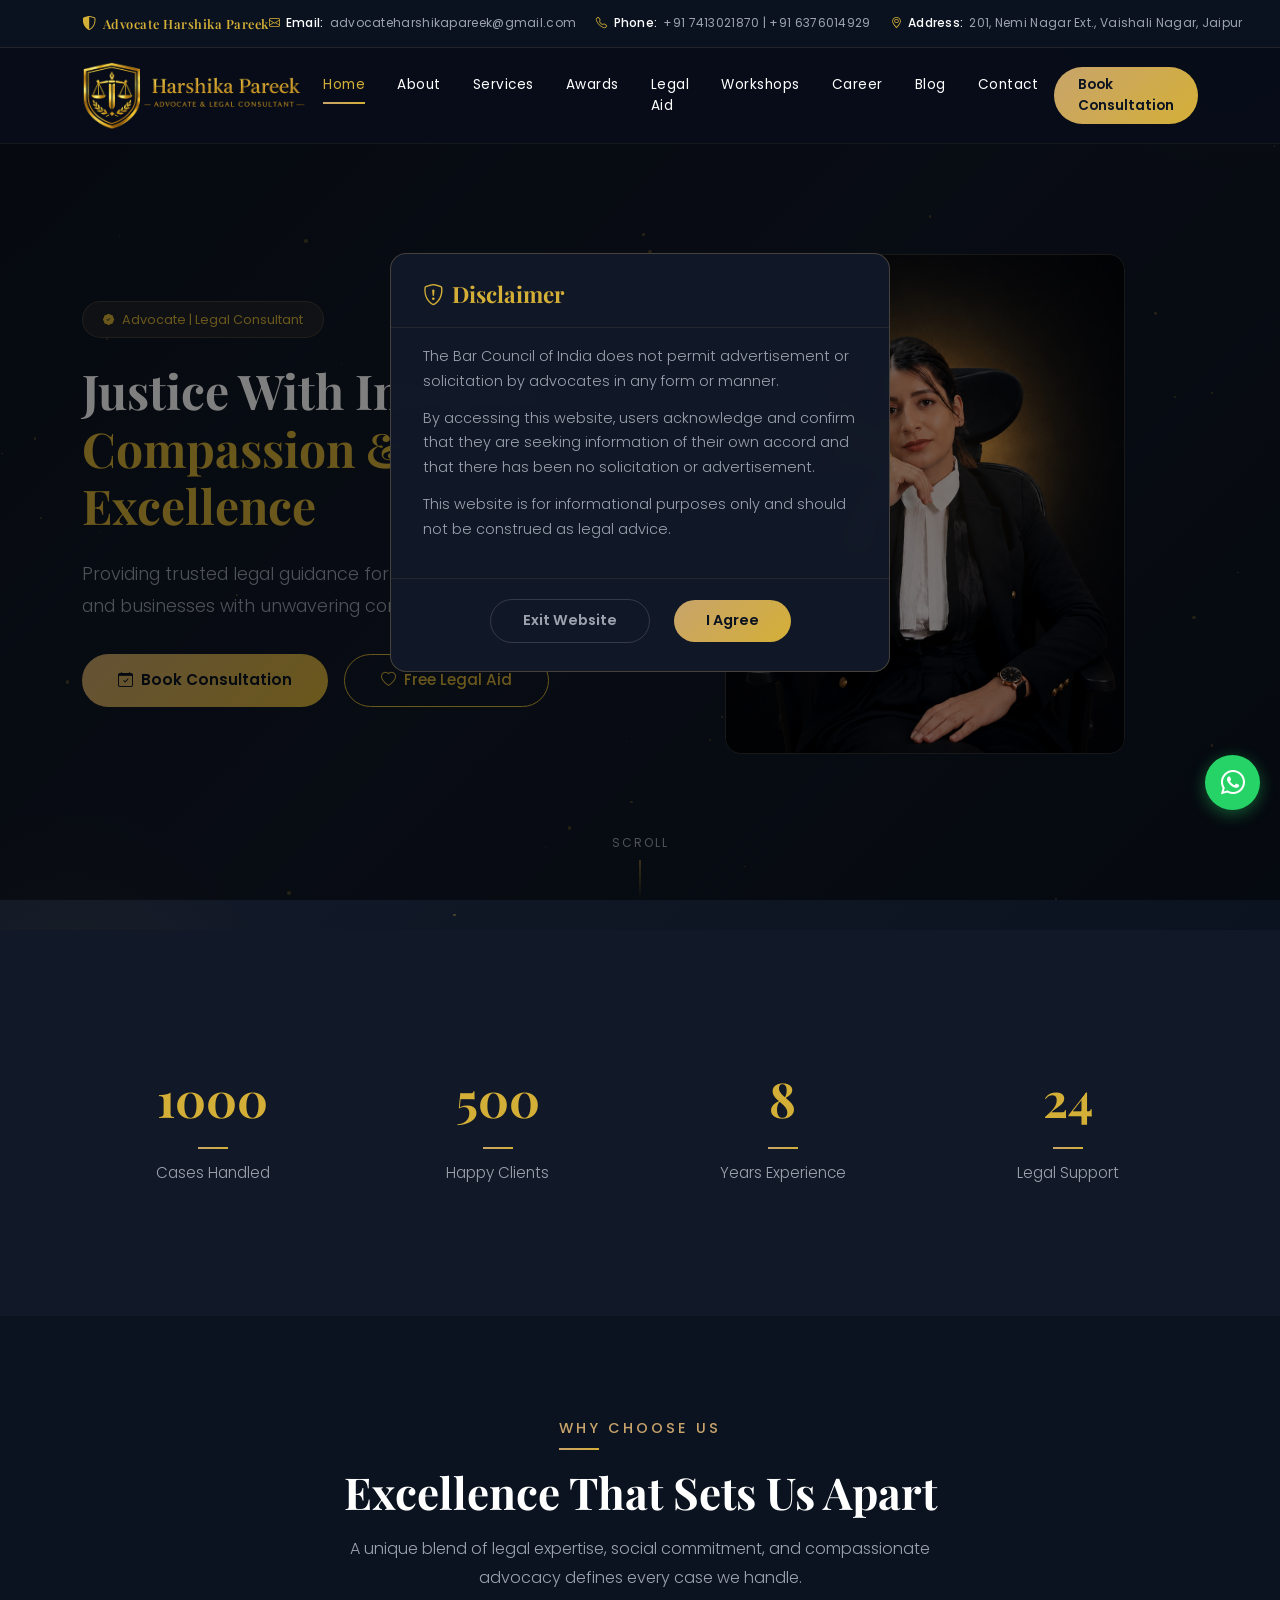
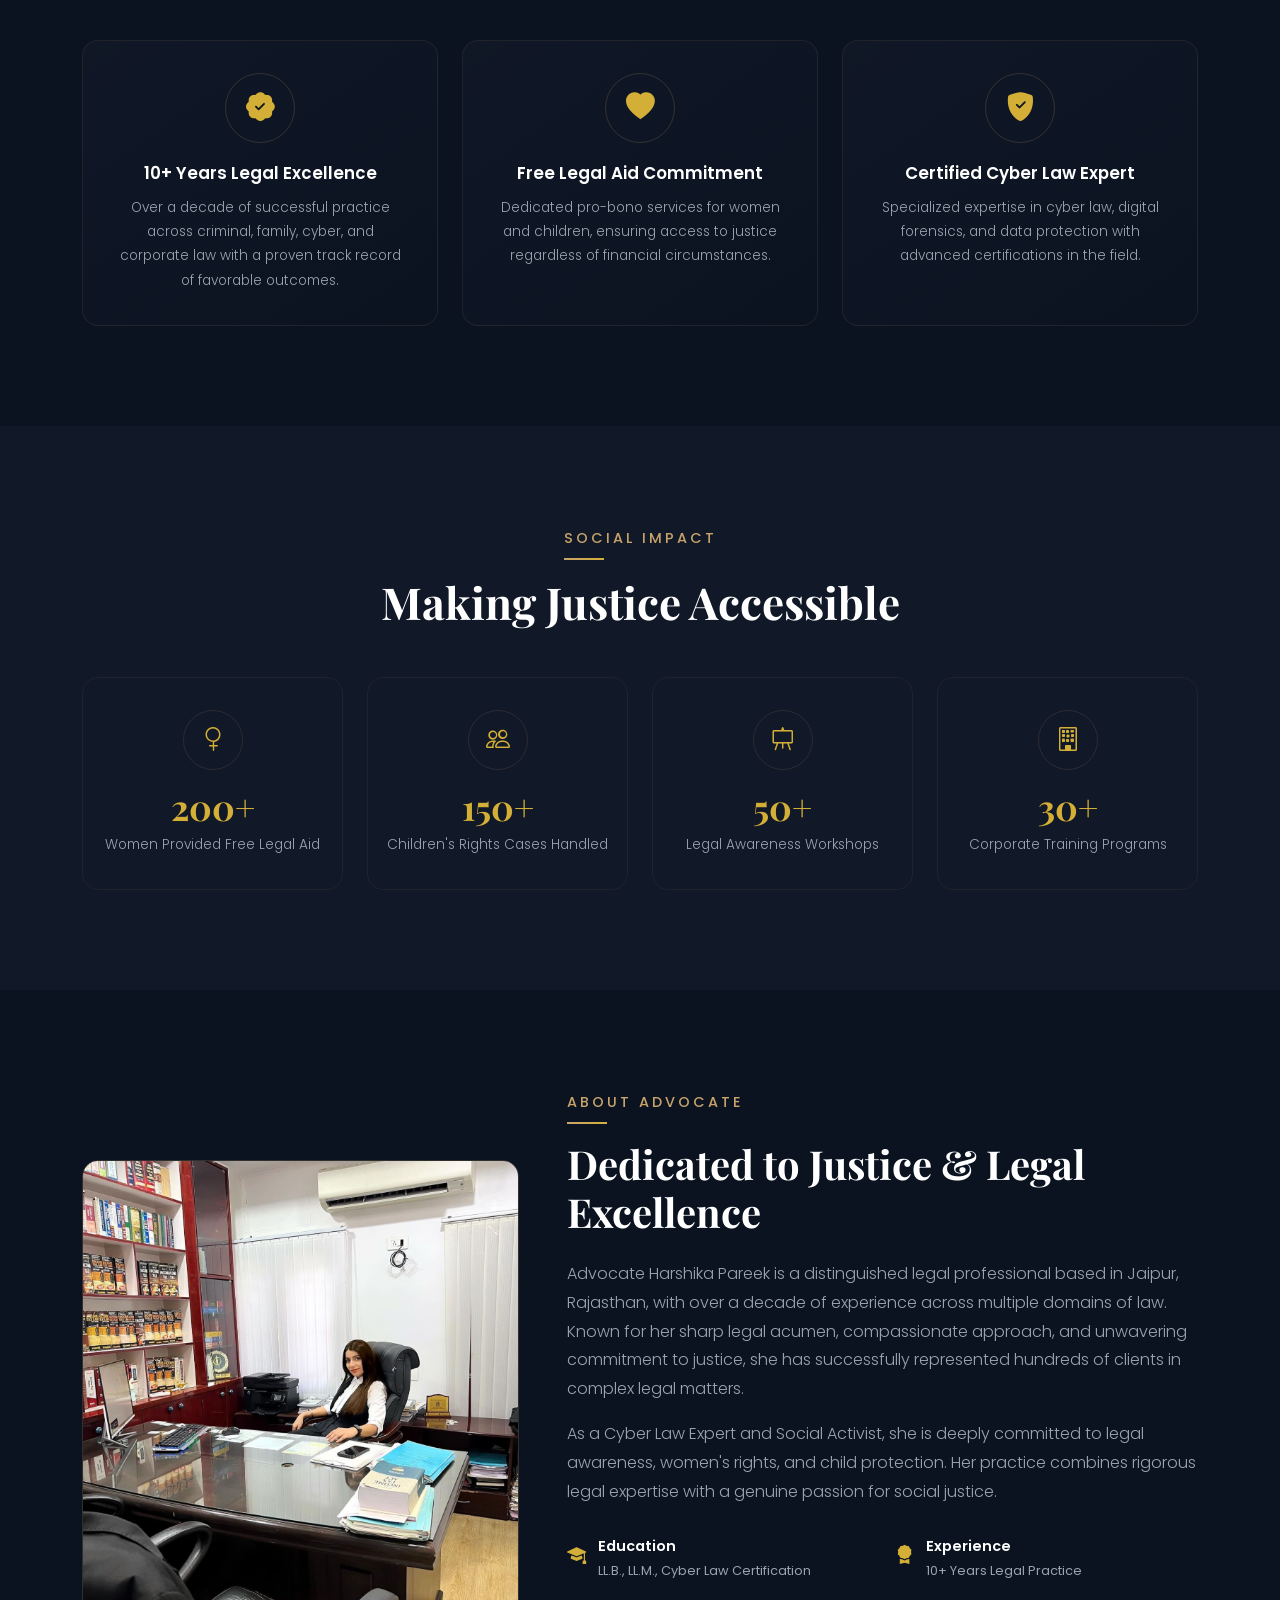
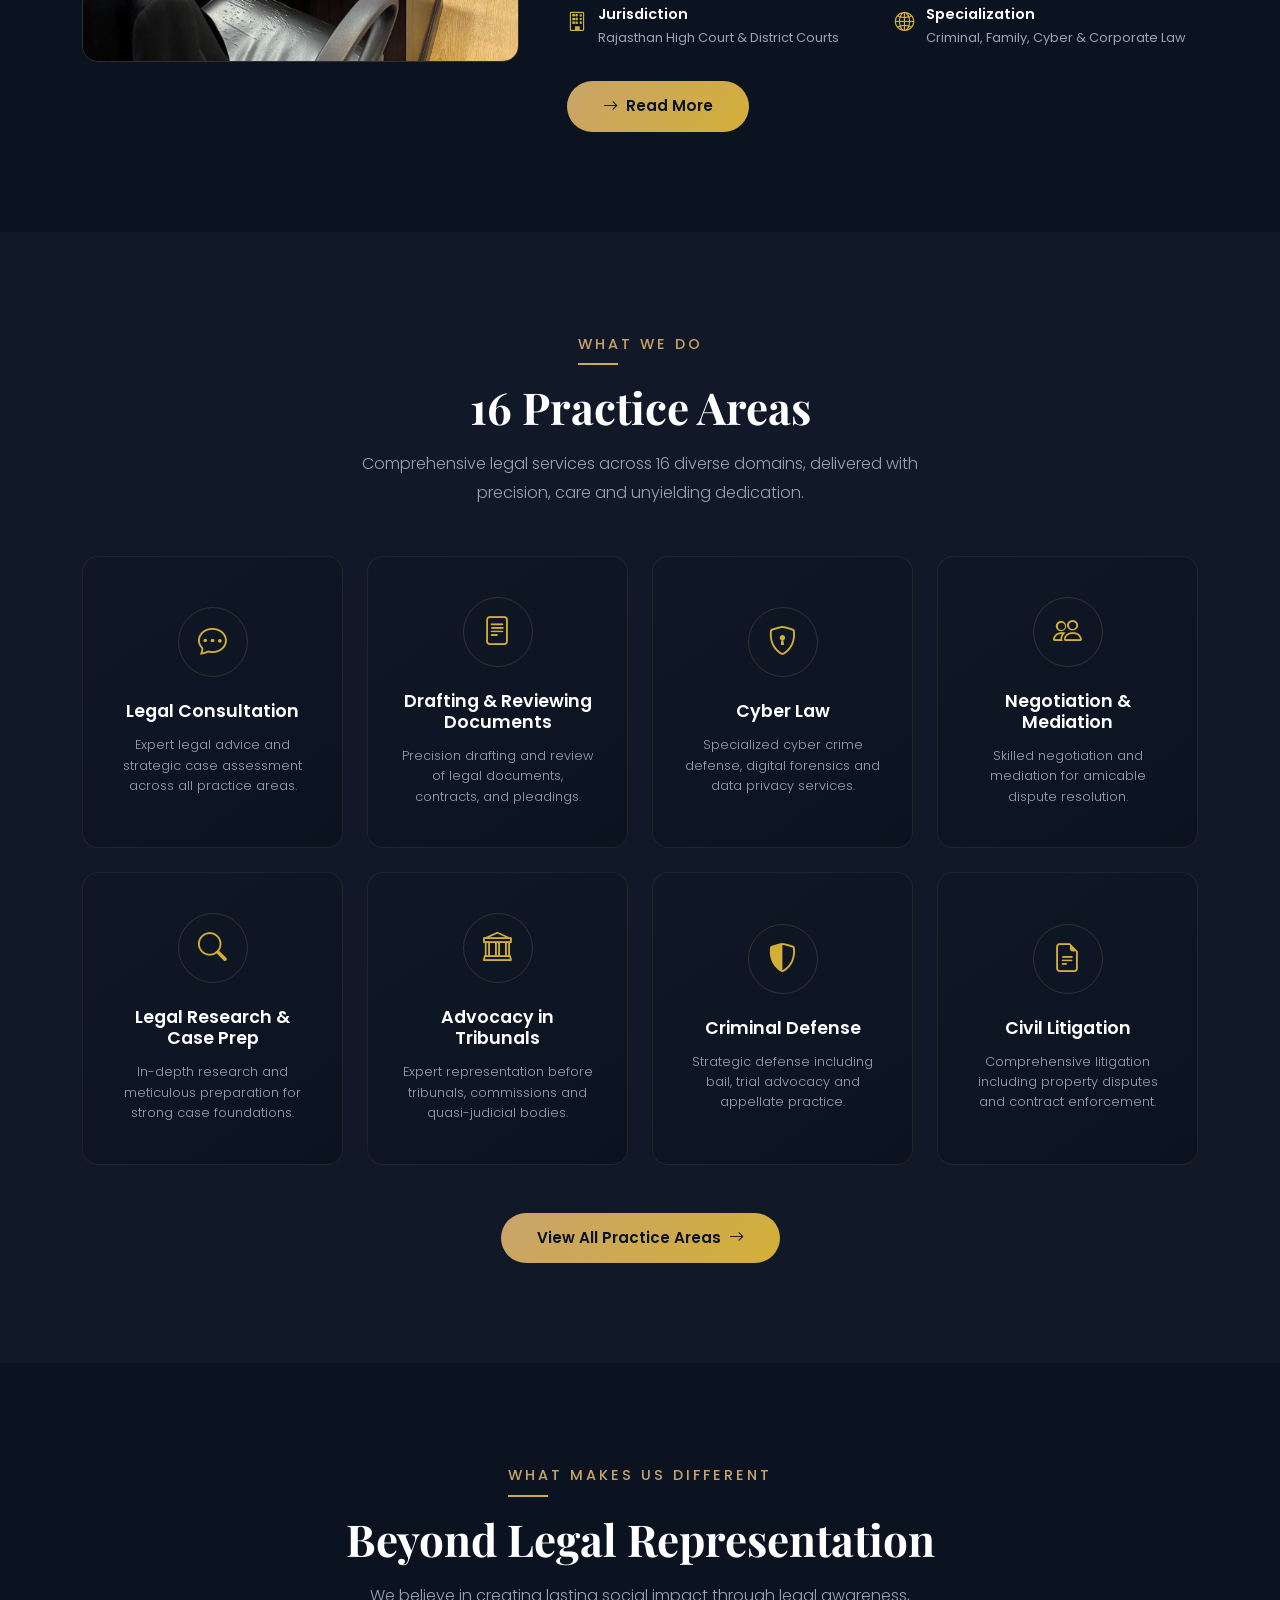
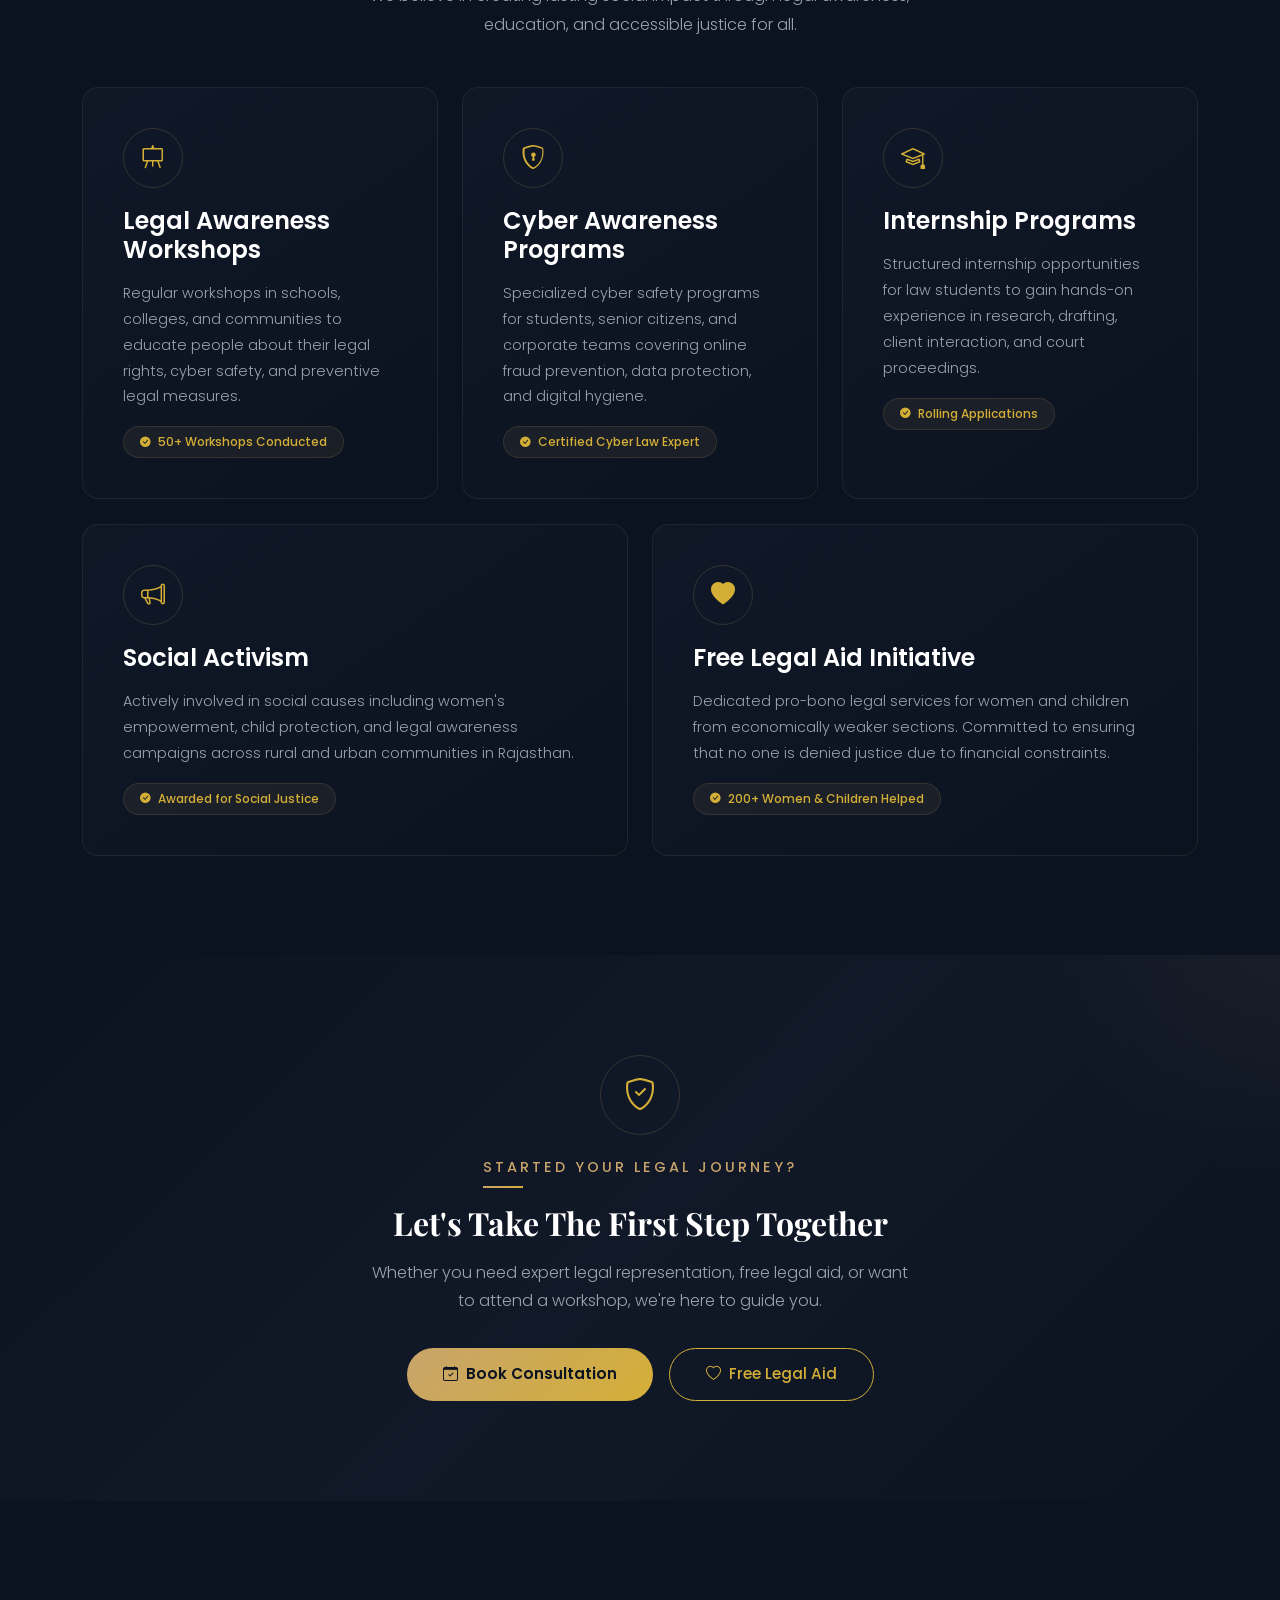
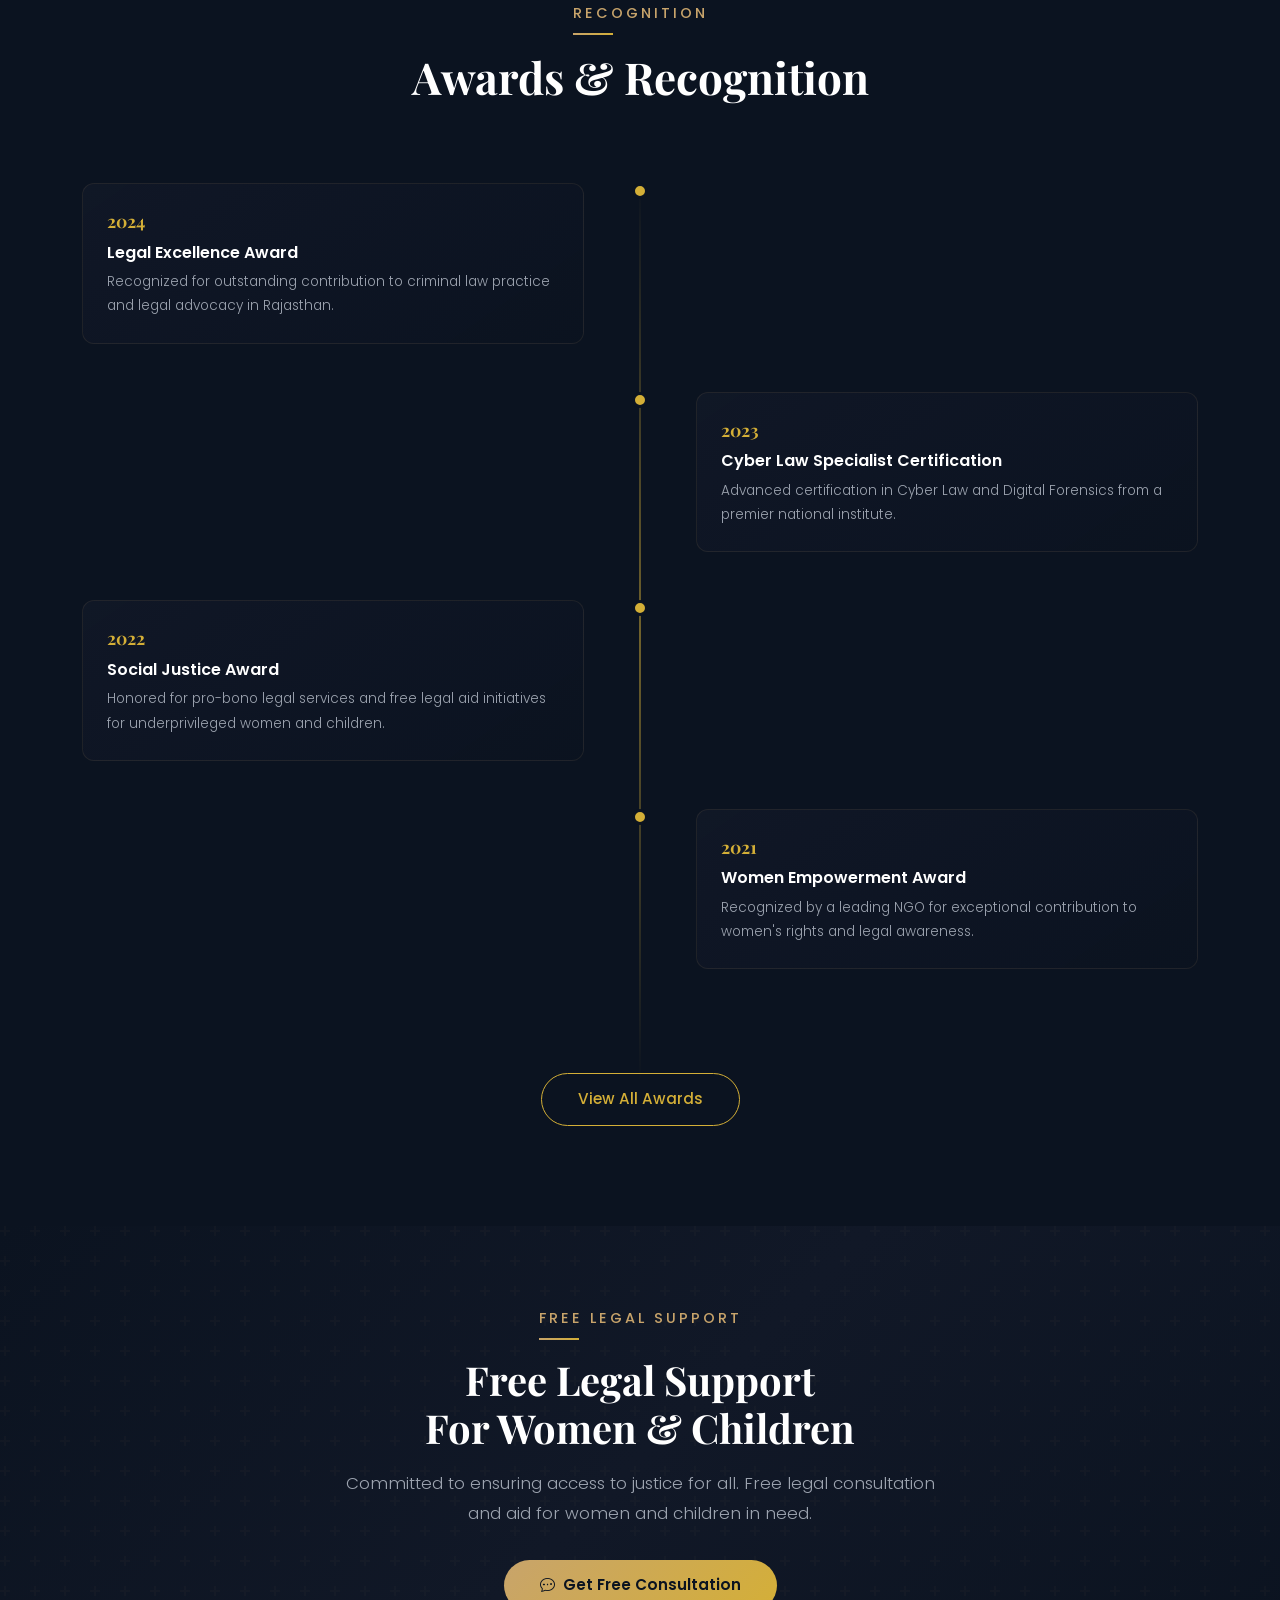
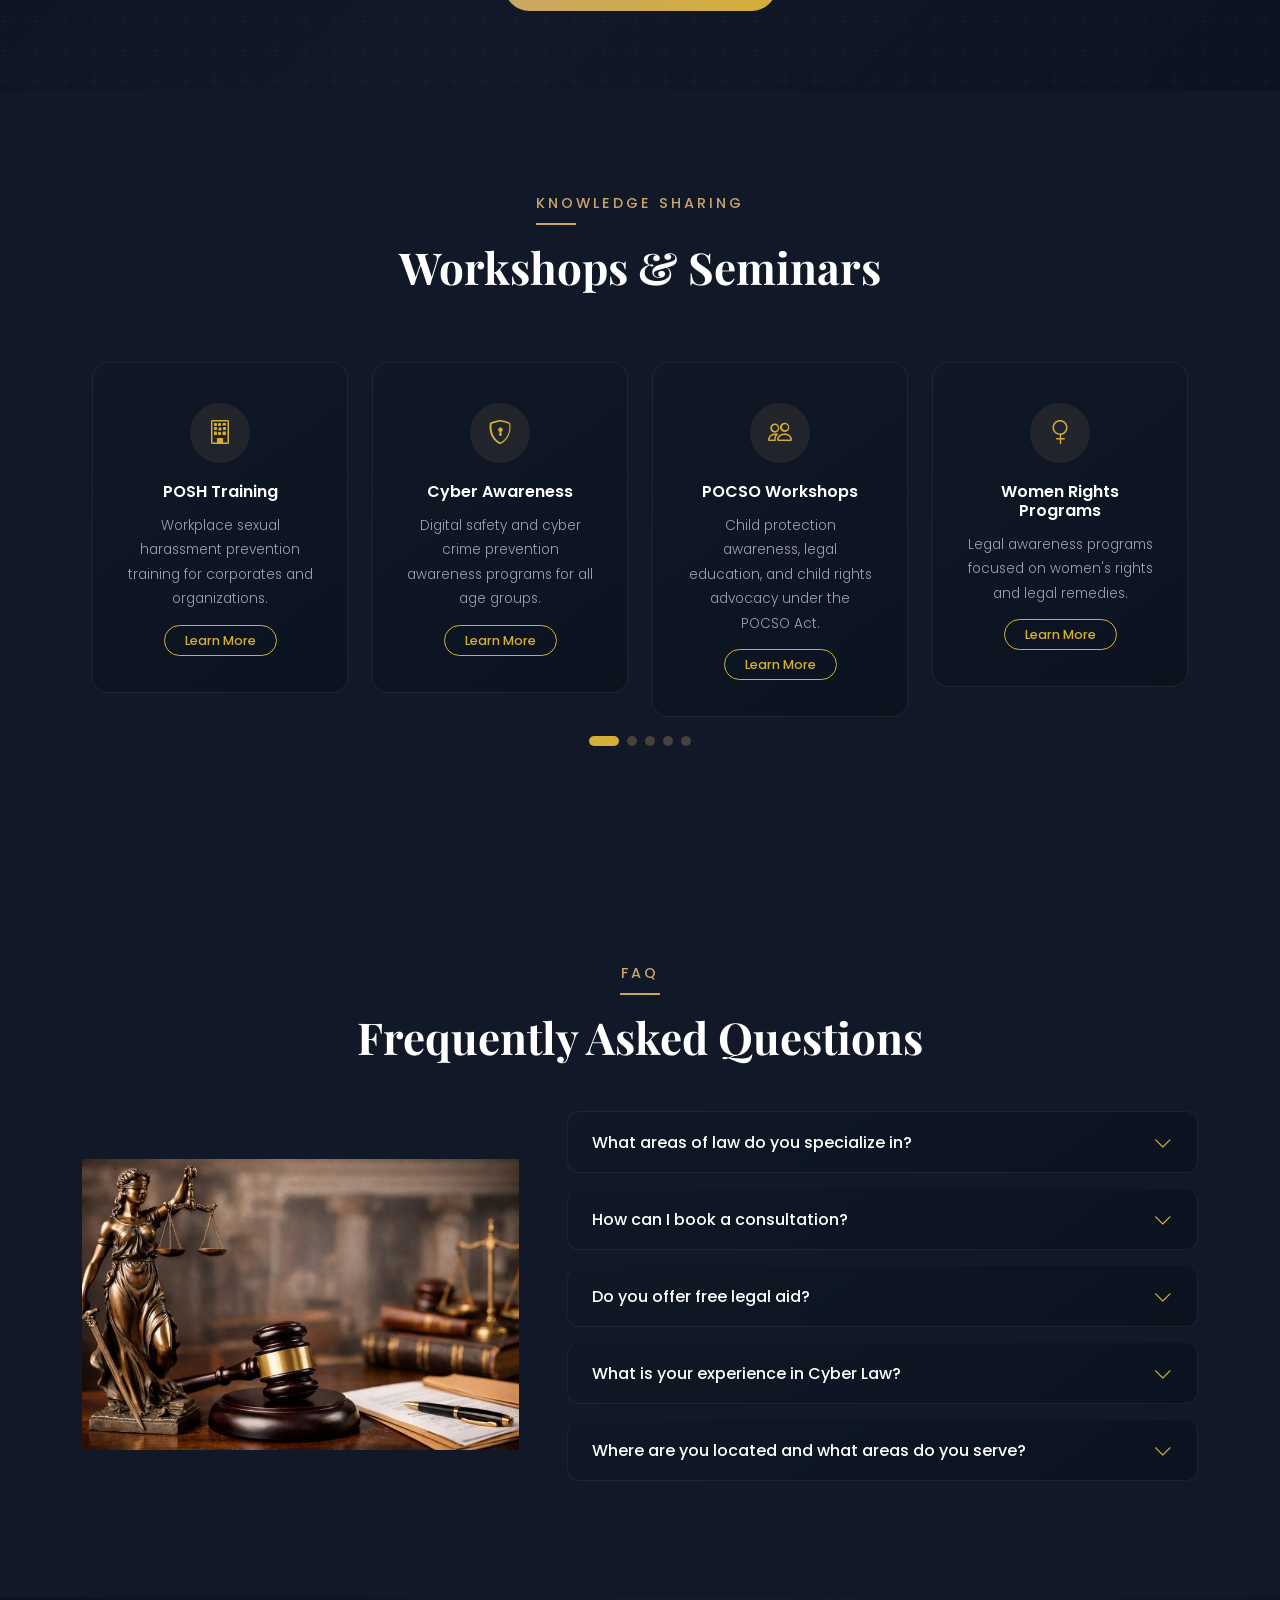
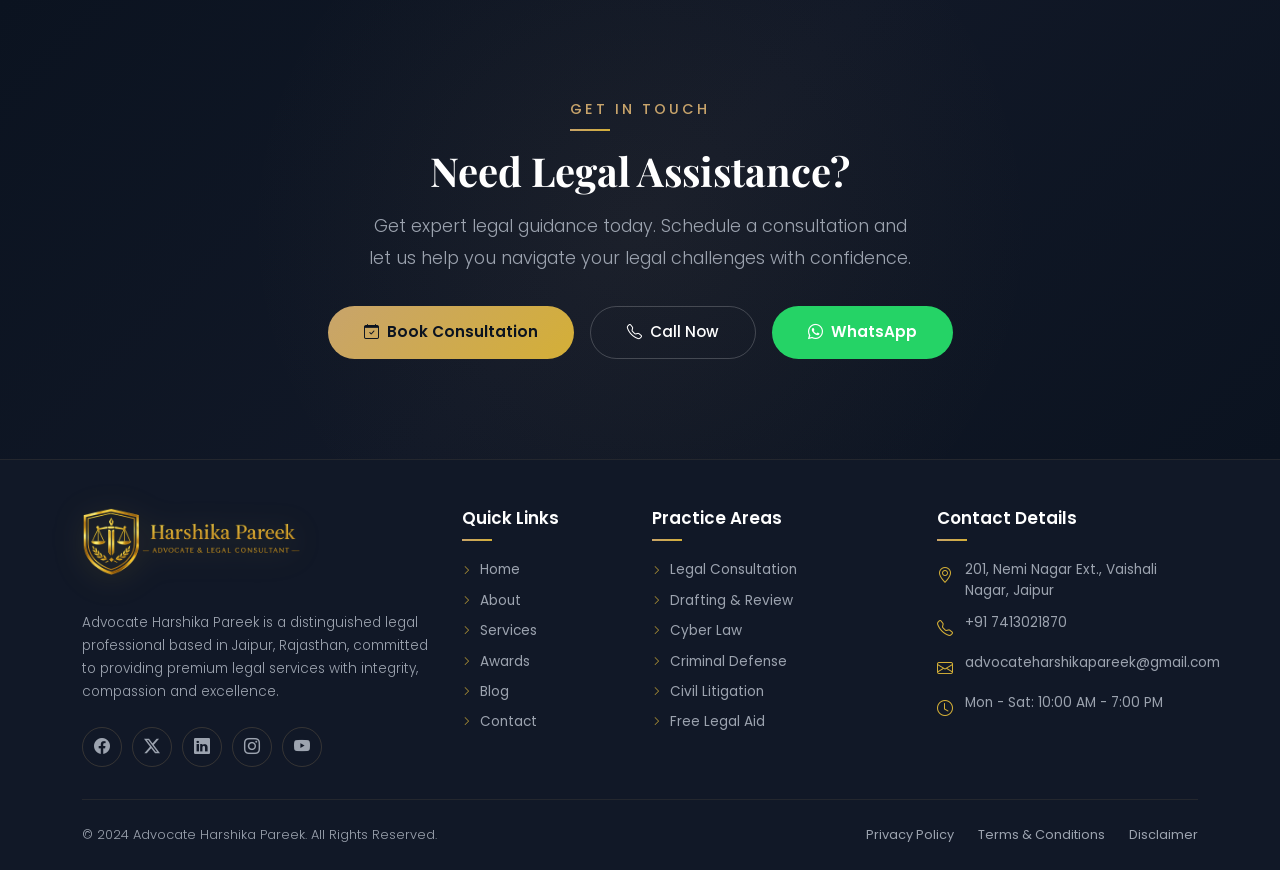
<file: index.html>
<!DOCTYPE html>
<html lang="en">

<head>
    <meta charset="UTF-8">
    <meta name="viewport" content="width=device-width, initial-scale=1.0">
    <meta name="description"
        content="Advocate Harshika Pareek - Premium legal services in Jaipur, Rajasthan. Expert in Criminal Law, Family Law, Cyber Law, Corporate Law and more.">
    <meta name="keywords"
        content="Advocate, Lawyer, Legal Consultant, Cyber Law Expert, Jaipur, Rajasthan, Harshika Pareek">
    <meta name="author" content="Advocate Harshika Pareek">
    <meta name="robots" content="index, follow">
    <meta property="og:title" content="Advocate Harshika Pareek | Premium Legal Services">
    <meta property="og:description"
        content="Justice With Integrity, Compassion & Excellence. Expert legal guidance for individuals, families and businesses.">
    <meta property="og:type" content="website">
    <meta property="og:locale" content="en_IN">
    <title>Advocate Harshika Pareek | Premium Legal Services in Jaipur</title>
    <link href="https://cdn.jsdelivr.net/npm/bootstrap@5.3.7/dist/css/bootstrap.min.css" rel="stylesheet">
    <link href="https://cdn.jsdelivr.net/npm/bootstrap-icons@1.11.3/font/bootstrap-icons.css" rel="stylesheet">
    <link
        href="https://fonts.googleapis.com/css2?family=Playfair+Display:wght@400;500;600;700&family=Poppins:wght@300;400;500;600;700&display=swap"
        rel="stylesheet">
    <link href="https://cdn.jsdelivr.net/npm/aos@2.3.4/dist/aos.css" rel="stylesheet">
    <link href="https://cdn.jsdelivr.net/npm/swiper@11/swiper-bundle.min.css" rel="stylesheet">
    <link href="assets/css/style.css" rel="stylesheet">
    <link rel="icon" type="image/svg+xml"
        href="data:image/svg+xml,%3Csvg xmlns='http://www.w3.org/2000/svg' viewBox='0 0 100 100'%3E%3Crect width='100' height='100' rx='20' fill='%230B1320'/%3E%3Ctext x='50' y='68' font-size='50' text-anchor='middle' fill='%23D4AF37' font-family='serif'%3E⚖%3C/text%3E%3C/svg%3E">
</head>

<body>

    <div id="header"></div>

    <section class="hero-section" id="home">
        <div class="hero-particles"></div>
        <div class="container pt-5">
            <div class="row align-items-center">
                <div class="col-lg-6 hero-content">
                    <div class="hero-badge" data-aos="fade-down" data-aos-delay="100">
                        <i class="bi bi-patch-check-fill"></i> Advocate | Legal Consultant
                    </div>
                    <h1 class="hero-title" data-aos="fade-up" data-aos-delay="200">
                        Justice With Integrity,<br>
                        <span class="gold-text">Compassion & Excellence</span>
                    </h1>
                    <p class="hero-subtitle" data-aos="fade-up" data-aos-delay="300">Providing trusted legal guidance
                        for individuals, families and businesses with unwavering commitment to justice.</p>
                    <div class="hero-buttons" data-aos="fade-up" data-aos-delay="400">
                        <a href="contact.html" class="btn-primary-gold"><i class="bi bi-calendar-check"></i> Book
                            Consultation</a>
                        <a href="free-legal-aid.html" class="btn-outline-gold"><i class="bi bi-heart"></i> Free Legal
                            Aid</a>
                    </div>
                </div>
                <div class="col-lg-6 hero-image-wrapper" data-aos="fade-left" data-aos-delay="300">
                    <div class="hero-image-frame">
                        <div class="hero-glow"></div>
                        <div class="hero-image-placeholder">
                            <img src="images/Advocate Harshika Pareek (1).png" alt="">
                        </div>
                    </div>
                </div>
            </div>
        </div>
        <div class="hero-scroll-indicator">
            <span>Scroll</span>
            <div class="scroll-line"></div>
        </div>
    </section>

    <section class="stats-section section-padding" id="stats">
        <div class="container">
            <div class="row g-4">
                <div class="col-6 col-lg-3" data-aos="fade-up" data-aos-delay="100">
                    <div class="stat-item">
                        <div class="stat-number" data-target="1000">1000 +</div>
                        <div class="stat-divider"></div>
                        <div class="stat-label">Cases Handled</div>
                    </div>
                </div>
                <div class="col-6 col-lg-3" data-aos="fade-up" data-aos-delay="200">
                    <div class="stat-item">
                        <div class="stat-number" data-target="500">500</div>
                        <div class="stat-divider"></div>
                        <div class="stat-label">Happy Clients</div>
                    </div>
                </div>
                <div class="col-6 col-lg-3" data-aos="fade-up" data-aos-delay="300">
                    <div class="stat-item">
                        <div class="stat-number" data-target="8">8</div>
                        <div class="stat-divider"></div>
                        <div class="stat-label">Years Experience</div>
                    </div>
                </div>
                <div class="col-6 col-lg-3" data-aos="fade-up" data-aos-delay="400">
                    <div class="stat-item">
                        <div class="stat-number" data-target="24">24/7</div>
                        <div class="stat-divider"></div>
                        <div class="stat-label">Legal Support</div>
                    </div>
                </div>
            </div>
        </div>
    </section>

    <section class="why-choose-section section-padding">
        <div class="container">
            <div class="text-center mb-5" data-aos="fade-up">
                <span class="section-subtitle">Why Choose Us</span>
                <h2 class="section-title">Excellence That Sets Us Apart</h2>
                <p class=" mx-auto" style="max-width: 600px;">A unique blend of legal expertise, social
                    commitment, and compassionate advocacy defines every case we handle.</p>
            </div>
            <div class="row g-4">
                <div class="col-md-4" data-aos="fade-up" data-aos-delay="100">
                    <div class="why-choose-card">
                        <div class="why-choose-icon"><i class="bi bi-patch-check-fill"></i></div>
                        <h5>10+ Years Legal Excellence</h5>
                        <p>Over a decade of successful practice across criminal, family, cyber, and corporate law with a
                            proven track record of favorable outcomes.</p>
                    </div>
                </div>
                <div class="col-md-4" data-aos="fade-up" data-aos-delay="200">
                    <div class="why-choose-card">
                        <div class="why-choose-icon"><i class="bi bi-heart-fill"></i></div>
                        <h5>Free Legal Aid Commitment</h5>
                        <p>Dedicated pro-bono services for women and children, ensuring access to justice regardless of
                            financial circumstances.</p>
                    </div>
                </div>
                <div class="col-md-4" data-aos="fade-up" data-aos-delay="300">
                    <div class="why-choose-card">
                        <div class="why-choose-icon"><i class="bi bi-shield-fill-check"></i></div>
                        <h5>Certified Cyber Law Expert</h5>
                        <p>Specialized expertise in cyber law, digital forensics, and data protection with advanced
                            certifications in the field.</p>
                    </div>
                </div>
            </div>
        </div>
    </section>

    <section class="impact-section section-padding">
        <div class="container">
            <div class="text-center mb-5" data-aos="fade-up">
                <span class="section-subtitle">Social Impact</span>
                <h2 class="section-title">Making Justice Accessible</h2>
            </div>
            <div class="row g-4">
                <div class="col-6 col-md-3" data-aos="fade-up" data-aos-delay="100">
                    <div class="impact-stat">
                        <div class="impact-stat-icon"><i class="bi bi-gender-female"></i></div>
                        <h3>200+</h3>
                        <p>Women Provided Free Legal Aid</p>
                    </div>
                </div>
                <div class="col-6 col-md-3" data-aos="fade-up" data-aos-delay="200">
                    <div class="impact-stat">
                        <div class="impact-stat-icon"><i class="bi bi-people"></i></div>
                        <h3>150+</h3>
                        <p>Children's Rights Cases Handled</p>
                    </div>
                </div>
                <div class="col-6 col-md-3" data-aos="fade-up" data-aos-delay="300">
                    <div class="impact-stat">
                        <div class="impact-stat-icon"><i class="bi bi-easel"></i></div>
                        <h3>50+</h3>
                        <p>Legal Awareness Workshops</p>
                    </div>
                </div>
                <div class="col-6 col-md-3" data-aos="fade-up" data-aos-delay="400">
                    <div class="impact-stat">
                        <div class="impact-stat-icon"><i class="bi bi-building"></i></div>
                        <h3>30+</h3>
                        <p>Corporate Training Programs</p>
                    </div>
                </div>
            </div>
        </div>
    </section>

    <section class="about-section section-padding" id="about">
        <div class="container">
            <div class="row g-5 align-items-center">
                <div class="col-lg-5" data-aos="fade-right">
                    <div class="about-image-wrapper">
                        <div class="about-image-placeholder">
                            <img src="images/Founder_A.H.P.jpeg" alt="">
                        </div>
                    </div>
                </div>
                <div class="col-lg-7 about-content" data-aos="fade-left">
                    <span class="section-subtitle">About Advocate</span>
                    <h2>Dedicated to Justice & Legal Excellence</h2>
                    <p>Advocate Harshika Pareek is a distinguished legal professional based in Jaipur, Rajasthan, with
                        over a decade of experience across multiple domains of law. Known for her sharp legal acumen,
                        compassionate approach, and unwavering commitment to justice, she has successfully represented
                        hundreds of clients in complex legal matters.</p>
                    <p>As a Cyber Law Expert and Social Activist, she is deeply committed to legal awareness, women's
                        rights, and child protection. Her practice combines rigorous legal expertise with a genuine
                        passion for social justice.</p>
                    <div class="about-info-grid">
                        <div class="about-info-item">
                            <i class="bi bi-mortarboard-fill"></i>
                            <div>
                                <h6>Education</h6><span>LL.B., LL.M., Cyber Law Certification</span>
                            </div>
                        </div>
                        <div class="about-info-item">
                            <i class="bi bi-award-fill"></i>
                            <div>
                                <h6>Experience</h6><span>10+ Years Legal Practice</span>
                            </div>
                        </div>
                        <div class="about-info-item">
                            <i class="bi bi-building"></i>
                            <div>
                                <h6>Jurisdiction</h6><span>Rajasthan High Court & District Courts</span>
                            </div>
                        </div>
                        <div class="about-info-item">
                            <i class="bi bi-globe2"></i>
                            <div>
                                <h6>Specialization</h6><span>Criminal, Family, Cyber & Corporate Law</span>
                            </div>
                        </div>
                    </div>
                    <a href="about.html" class="btn-primary-gold"><i class="bi bi-arrow-right"></i> Read More</a>
                </div>
            </div>
        </div>
    </section>

    <section class="practice-section section-padding" id="practice-areas">
        <div class="container">
            <div class="text-center mb-5" data-aos="fade-up">
                <span class="section-subtitle">What We Do</span>
                <h2 class="section-title">16 Practice Areas</h2>
                <p class=" mx-auto" style="max-width: 600px;">Comprehensive legal services across 16 diverse
                    domains, delivered with precision, care and unyielding dedication.</p>
            </div>
            <div class="row g-4 service-16-grid">
                <div class="col-6 col-lg-3" data-aos="zoom-in" data-aos-delay="50">
                    <div class="practice-card">
                        <div class="practice-icon"><i class="bi bi-chat-dots"></i></div>
                        <h5>Legal Consultation</h5>
                        <p>Expert legal advice and strategic case assessment across all practice areas.</p>
                    </div>
                </div>
                <div class="col-6 col-lg-3" data-aos="zoom-in" data-aos-delay="80">
                    <div class="practice-card">
                        <div class="practice-icon"><i class="bi bi-file-text"></i></div>
                        <h5>Drafting &amp; Reviewing Documents</h5>
                        <p>Precision drafting and review of legal documents, contracts, and pleadings.</p>
                    </div>
                </div>
                <div class="col-6 col-lg-3" data-aos="zoom-in" data-aos-delay="110">
                    <div class="practice-card">
                        <div class="practice-icon"><i class="bi bi-shield-lock"></i></div>
                        <h5>Cyber Law</h5>
                        <p>Specialized cyber crime defense, digital forensics and data privacy services.</p>
                    </div>
                </div>
                <div class="col-6 col-lg-3" data-aos="zoom-in" data-aos-delay="140">
                    <div class="practice-card">
                        <div class="practice-icon"><i class="bi bi-people"></i></div>
                        <h5>Negotiation &amp; Mediation</h5>
                        <p>Skilled negotiation and mediation for amicable dispute resolution.</p>
                    </div>
                </div>
                <div class="col-6 col-lg-3" data-aos="zoom-in" data-aos-delay="50">
                    <div class="practice-card">
                        <div class="practice-icon"><i class="bi bi-search"></i></div>
                        <h5>Legal Research &amp; Case Prep</h5>
                        <p>In-depth research and meticulous preparation for strong case foundations.</p>
                    </div>
                </div>
                <div class="col-6 col-lg-3" data-aos="zoom-in" data-aos-delay="80">
                    <div class="practice-card">
                        <div class="practice-icon"><i class="bi bi-bank"></i></div>
                        <h5>Advocacy in Tribunals</h5>
                        <p>Expert representation before tribunals, commissions and quasi-judicial bodies.</p>
                    </div>
                </div>
                <div class="col-6 col-lg-3" data-aos="zoom-in" data-aos-delay="110">
                    <div class="practice-card">
                        <div class="practice-icon"><i class="bi bi-shield-shaded"></i></div>
                        <h5>Criminal Defense</h5>
                        <p>Strategic defense including bail, trial advocacy and appellate practice.</p>
                    </div>
                </div>
                <div class="col-6 col-lg-3" data-aos="zoom-in" data-aos-delay="140">
                    <div class="practice-card">
                        <div class="practice-icon"><i class="bi bi-file-earmark-text"></i></div>
                        <h5>Civil Litigation</h5>
                        <p>Comprehensive litigation including property disputes and contract enforcement.</p>
                    </div>
                </div>
                <div class="text-center mt-5" data-aos="fade-up">
                    <a href="practice-areas.html" class="btn-primary-gold">
                        View All Practice Areas
                        <i class="bi bi-arrow-right"></i>
                    </a>
                </div>
            </div>
        </div>
    </section>

    <section class="initiatives-section section-padding">
        <div class="container">
            <div class="text-center mb-5" data-aos="fade-up">
                <span class="section-subtitle">What Makes Us Different</span>
                <h2 class="section-title">Beyond Legal Representation</h2>
                <p class=" mx-auto" style="max-width: 600px;">We believe in creating lasting social impact
                    through legal awareness, education, and accessible justice for all.</p>
            </div>
            <div class="row g-4">
                <div class="col-md-4" data-aos="flip-up" data-aos-delay="100">
                    <div class="mission-vision-box">
                        <div class="icon"><i class="bi bi-easel"></i></div>
                        <h4>Legal Awareness Workshops</h4>
                        <p>Regular workshops in schools, colleges, and communities to educate people about their legal
                            rights, cyber safety, and preventive legal measures.</p>
                        <div class="mt-3"><span class="success-badge"><i class="bi bi-check-circle-fill"></i> 50+
                                Workshops Conducted</span></div>
                    </div>
                </div>
                <div class="col-md-4" data-aos="flip-up" data-aos-delay="200">
                    <div class="mission-vision-box">
                        <div class="icon"><i class="bi bi-shield-lock"></i></div>
                        <h4>Cyber Awareness Programs</h4>
                        <p>Specialized cyber safety programs for students, senior citizens, and corporate teams covering
                            online fraud prevention, data protection, and digital hygiene.</p>
                        <div class="mt-3"><span class="success-badge"><i class="bi bi-check-circle-fill"></i> Certified
                                Cyber Law Expert</span></div>
                    </div>
                </div>
                <div class="col-md-4" data-aos="flip-up" data-aos-delay="300">
                    <div class="mission-vision-box">
                        <div class="icon"><i class="bi bi-mortarboard"></i></div>
                        <h4>Internship Programs</h4>
                        <p>Structured internship opportunities for law students to gain hands-on experience in research,
                            drafting, client interaction, and court proceedings.</p>
                        <div class="mt-3"><span class="success-badge"><i class="bi bi-check-circle-fill"></i> Rolling
                                Applications</span></div>
                    </div>
                </div>
                <div class="col-md-6" data-aos="flip-up" data-aos-delay="100">
                    <div class="mission-vision-box">
                        <div class="icon"><i class="bi bi-megaphone"></i></div>
                        <h4>Social Activism</h4>
                        <p>Actively involved in social causes including women's empowerment, child protection, and legal
                            awareness campaigns across rural and urban communities in Rajasthan.</p>
                        <div class="mt-3"><span class="success-badge"><i class="bi bi-check-circle-fill"></i> Awarded
                                for Social Justice</span></div>
                    </div>
                </div>
                <div class="col-md-6" data-aos="flip-up" data-aos-delay="200">
                    <div class="mission-vision-box">
                        <div class="icon"><i class="bi bi-heart-fill"></i></div>
                        <h4>Free Legal Aid Initiative</h4>
                        <p>Dedicated pro-bono legal services for women and children from economically weaker sections.
                            Committed to ensuring that no one is denied justice due to financial constraints.</p>
                        <div class="mt-3"><span class="success-badge"><i class="bi bi-check-circle-fill"></i> 200+ Women
                                & Children Helped</span></div>
                    </div>
                </div>
            </div>
        </div>
    </section>

    <section class="premium-banner section-padding">
        <div class="container text-center premium-banner-content" data-aos="fade-up">
            <div class="premium-banner-icon"><i class="bi bi-shield-check"></i></div>
            <span class="section-subtitle">Started Your Legal Journey?</span>
            <h2 class="section-title" style="font-size:2rem;">Let's Take The First Step Together</h2>
            <p class="mx-auto" style="max-width:550px;margin-bottom:2rem;">Whether you need expert legal representation,
                free legal aid, or want to attend a workshop, we're here to guide you.</p>
            <div class="d-flex gap-3 justify-content-center flex-wrap">
                <a href="contact.html" class="btn-primary-gold"><i class="bi bi-calendar-check"></i> Book
                    Consultation</a>
                <a href="free-legal-aid.html" class="btn-outline-gold"><i class="bi bi-heart"></i> Free Legal Aid</a>
            </div>
        </div>
    </section>

    <section class="awards-section section-padding" id="awards">
        <div class="container">
            <div class="text-center mb-5" data-aos="fade-up">
                <span class="section-subtitle">Recognition</span>
                <h2 class="section-title">Awards & Recognition</h2>
            </div>
            <div class="timeline">
                <div class="timeline-item" data-aos="fade-right" data-aos-delay="100">
                    <div class="timeline-content">
                        <div class="timeline-year">2024</div>
                        <h5>Legal Excellence Award</h5>
                        <p>Recognized for outstanding contribution to criminal law practice and legal advocacy in
                            Rajasthan.</p>
                    </div>
                    <div class="timeline-dot"></div>
                </div>
                <div class="timeline-item" data-aos="fade-left" data-aos-delay="100">
                    <div class="timeline-content">
                        <div class="timeline-year">2023</div>
                        <h5>Cyber Law Specialist Certification</h5>
                        <p>Advanced certification in Cyber Law and Digital Forensics from a premier national institute.
                        </p>
                    </div>
                    <div class="timeline-dot"></div>
                </div>
                <div class="timeline-item" data-aos="fade-right" data-aos-delay="100">
                    <div class="timeline-content">
                        <div class="timeline-year">2022</div>
                        <h5>Social Justice Award</h5>
                        <p>Honored for pro-bono legal services and free legal aid initiatives for underprivileged women
                            and children.</p>
                    </div>
                    <div class="timeline-dot"></div>
                </div>
                <div class="timeline-item" data-aos="fade-left" data-aos-delay="100">
                    <div class="timeline-content">
                        <div class="timeline-year">2021</div>
                        <h5>Women Empowerment Award</h5>
                        <p>Recognized by a leading NGO for exceptional contribution to women's rights and legal
                            awareness.</p>
                    </div>
                    <div class="timeline-dot"></div>
                </div>
            </div>
            <div class="text-center mt-4" data-aos="fade-up">
                <a href="awards.html" class="btn-outline-gold">View All Awards</a>
            </div>
        </div>
    </section>

    <section class="legal-aid-banner" id="legal-aid">
        <div class="container text-center" data-aos="fade-up">
            <span class="section-subtitle">Free Legal Support</span>
            <h2 class="section-title">Free Legal Support<br>For Women & Children</h2>
            <p class="mx-auto" style="max-width: 600px;">Committed to ensuring access to justice for all. Free legal
                consultation and aid for women and children in need.</p>
            <a href="free-legal-aid.html" class="btn-primary-gold"><i class="bi bi-chat-dots"></i> Get Free
                Consultation</a>
        </div>
    </section>

    <section class="workshops-section section-padding" id="workshops">
        <div class="container">
            <div class="text-center mb-5" data-aos="fade-up">
                <span class="section-subtitle">Knowledge Sharing</span>
                <h2 class="section-title">Workshops & Seminars</h2>
            </div>
            <div class="swiper" id="workshopsSwiper" data-aos="fade-up">
                <div class="swiper-wrapper pb-4">
                    <div class="swiper-slide">
                        <div class="workshop-card">
                            <div class="workshop-icon"><i class="bi bi-building"></i></div>
                            <h5>POSH Training</h5>
                            <p>Workplace sexual harassment prevention training for corporates and organizations.</p>
                            <a href="workshops.html" class="btn-sm-gold">Learn More</a>
                        </div>
                    </div>
                    <div class="swiper-slide">
                        <div class="workshop-card">
                            <div class="workshop-icon"><i class="bi bi-shield-lock"></i></div>
                            <h5>Cyber Awareness</h5>
                            <p>Digital safety and cyber crime prevention awareness programs for all age groups.</p>
                            <a href="workshops.html" class="btn-sm-gold">Learn More</a>
                        </div>
                    </div>
                    <div class="swiper-slide">
                        <div class="workshop-card">
                            <div class="workshop-icon"><i class="bi bi-people"></i></div>
                            <h5>POCSO Workshops</h5>
                            <p>Child protection awareness, legal education, and child rights advocacy under the POCSO
                                Act.</p>
                            <a href="workshops.html" class="btn-sm-gold">Learn More</a>
                        </div>
                    </div>
                    <div class="swiper-slide">
                        <div class="workshop-card">
                            <div class="workshop-icon"><i class="bi bi-gender-female"></i></div>
                            <h5>Women Rights Programs</h5>
                            <p>Legal awareness programs focused on women's rights and legal remedies.</p>
                            <a href="workshops.html" class="btn-sm-gold">Learn More</a>
                        </div>
                    </div>
                    <div class="swiper-slide">
                        <div class="workshop-card">
                            <div class="workshop-icon"><i class="bi bi-briefcase"></i></div>
                            <h5>Corporate Training</h5>
                            <p>Legal compliance and risk management training for corporate teams.</p>
                            <a href="workshops.html" class="btn-sm-gold">Learn More</a>
                        </div>
                    </div>
                </div>
                <div class="swiper-pagination mt-4"></div>
            </div>
        </div>
    </section>

    <!-- <section class="testimonials-section section-padding" id="testimonials">
        <div class="container">
            <div class="text-center mb-5" data-aos="fade-up">
                <span class="section-subtitle">Client Feedback</span>
                <h2 class="section-title">What Our Clients Say</h2>
            </div>
            <div class="swiper" id="testimonialsSwiper" data-aos="fade-up">
                <div class="swiper-wrapper">
                    <div class="swiper-slide">
                        <div class="testimonial-card">
                            <div class="testimonial-stars"><i class="bi bi-star-fill"></i><i
                                    class="bi bi-star-fill"></i><i class="bi bi-star-fill"></i><i
                                    class="bi bi-star-fill"></i><i class="bi bi-star-fill"></i></div>
                            <p class="testimonial-text">"Exceptional legal expertise and genuine care. Advocate Harshika
                                handled my family law case with utmost professionalism and compassion. Highly
                                recommended."</p>
                            <div class="testimonial-author">
                                <div class="testimonial-avatar"><i class="bi bi-person-circle"></i></div>
                                <div class="testimonial-author-info">
                                    <h6>Priya Sharma</h6><span>Family Law Client</span>
                                </div>
                            </div>
                        </div>
                    </div>
                    <div class="swiper-slide">
                        <div class="testimonial-card">
                            <div class="testimonial-stars"><i class="bi bi-star-fill"></i><i
                                    class="bi bi-star-fill"></i><i class="bi bi-star-fill"></i><i
                                    class="bi bi-star-fill"></i><i class="bi bi-star-fill"></i></div>
                            <p class="testimonial-text">"Her knowledge of cyber law is outstanding. She helped us
                                navigate a complex cyber fraud case and secured justice. Truly a cyber law expert."</p>
                            <div class="testimonial-author">
                                <div class="testimonial-avatar"><i class="bi bi-person-circle"></i></div>
                                <div class="testimonial-author-info">
                                    <h6>Rahul Verma</h6><span>Cyber Law Client</span>
                                </div>
                            </div>
                        </div>
                    </div>
                    <div class="swiper-slide">
                        <div class="testimonial-card">
                            <div class="testimonial-stars"><i class="bi bi-star-fill"></i><i
                                    class="bi bi-star-fill"></i><i class="bi bi-star-fill"></i><i
                                    class="bi bi-star-fill"></i><i class="bi bi-star-fill"></i></div>
                            <p class="testimonial-text">"Advocate Harshika provided free legal aid for my case when I
                                needed it most. She is not just a great lawyer but also a wonderful human being."</p>
                            <div class="testimonial-author">
                                <div class="testimonial-avatar"><i class="bi bi-person-circle"></i></div>
                                <div class="testimonial-author-info">
                                    <h6>Sunita Devi</h6><span>Legal Aid Beneficiary</span>
                                </div>
                            </div>
                        </div>
                    </div>
                    <div class="swiper-slide">
                        <div class="testimonial-card">
                            <div class="testimonial-stars"><i class="bi bi-star-fill"></i><i
                                    class="bi bi-star-fill"></i><i class="bi bi-star-fill"></i><i
                                    class="bi bi-star-fill"></i><i class="bi bi-star-fill"></i></div>
                            <p class="testimonial-text">"Highly professional and knowledgeable. Her corporate law
                                expertise helped our business navigate complex regulatory requirements seamlessly."</p>
                            <div class="testimonial-author">
                                <div class="testimonial-avatar"><i class="bi bi-person-circle"></i></div>
                                <div class="testimonial-author-info">
                                    <h6>Vikram Singhania</h6><span>Corporate Client</span>
                                </div>
                            </div>
                        </div>
                    </div>
                </div>
                <div class="swiper-pagination mt-4"></div>
            </div>
        </div>
    </section> -->

    <section class="faq-section section-padding" id="faq">
        <div class="container">

            <div class="text-center mb-5" data-aos="fade-up">
                <span class="section-subtitle">FAQ</span>
                <h2 class="section-title">Frequently Asked Questions</h2>
            </div>

            <div class="row align-items-center g-5">

                <!-- Court Image -->
                <div class="col-lg-5" data-aos="fade-right">

                    <div class="faq-image-wrapper">
                        <img src="images/court_2.jpg" alt="Court of Justice" class="img-fluid faq-image">
                    </div>

                </div>

                <!-- FAQ -->
                <div class="col-lg-7" data-aos="fade-left">

                    <div class="accordion" id="faqAccordion">
                        <div class="accordion-item">
                            <h2 class="accordion-header">
                                <button class="accordion-button collapsed" type="button" data-bs-toggle="collapse"
                                    data-bs-target="#faq1">What areas of law do you specialize in?</button>
                            </h2>
                            <div id="faq1" class="accordion-collapse collapse" data-bs-parent="#faqAccordion">
                                <div class="accordion-body">I specialize in Criminal Law, Family Law, Civil Litigation,
                                    Cyber Law, Corporate Law, Property Disputes, Arbitration, Women Rights, and Child
                                    Rights. My practice covers comprehensive legal services across these domains.</div>
                            </div>
                        </div>
                        <div class="accordion-item">
                            <h2 class="accordion-header">
                                <button class="accordion-button collapsed" type="button" data-bs-toggle="collapse"
                                    data-bs-target="#faq2">How can I book a consultation?</button>
                            </h2>
                            <div id="faq2" class="accordion-collapse collapse" data-bs-parent="#faqAccordion">
                                <div class="accordion-body">You can book a consultation by calling our office, sending
                                    an email, or filling out the contact form on this website. We offer both in-person
                                    and virtual consultations for your convenience.</div>
                            </div>
                        </div>
                        <div class="accordion-item">
                            <h2 class="accordion-header">
                                <button class="accordion-button collapsed" type="button" data-bs-toggle="collapse"
                                    data-bs-target="#faq3">Do you offer free legal aid?</button>
                            </h2>
                            <div id="faq3" class="accordion-collapse collapse" data-bs-parent="#faqAccordion">
                                <div class="accordion-body">Yes, I am committed to providing free legal aid for women
                                    and children who cannot afford legal representation. Please visit our Free Legal Aid
                                    page to check eligibility and apply.</div>
                            </div>
                        </div>
                        <div class="accordion-item">
                            <h2 class="accordion-header">
                                <button class="accordion-button collapsed" type="button" data-bs-toggle="collapse"
                                    data-bs-target="#faq4">What is your experience in Cyber Law?</button>
                            </h2>
                            <div id="faq4" class="accordion-collapse collapse" data-bs-parent="#faqAccordion">
                                <div class="accordion-body">I am a certified Cyber Law Expert with advanced training in
                                    Digital Forensics, Data Protection, and IT Act compliance. I have handled numerous
                                    cyber crime cases, including online fraud, identity theft, and data breach matters.
                                </div>
                            </div>
                        </div>
                        <div class="accordion-item">
                            <h2 class="accordion-header">
                                <button class="accordion-button collapsed" type="button" data-bs-toggle="collapse"
                                    data-bs-target="#faq5">Where are you located and what areas do you serve?</button>
                            </h2>
                            <div id="faq5" class="accordion-collapse collapse" data-bs-parent="#faqAccordion">
                                <div class="accordion-body">Based in Jaipur, Rajasthan, I practice before the Rajasthan
                                    High Court and District Courts. For clients outside Jaipur, virtual consultations
                                    are available, and I can handle matters across Rajasthan through my network.</div>
                            </div>
                        </div>
                    </div>

                </div>

            </div>

        </div>
    </section>

    <section class="cta-section section-padding" id="contact-cta">
        <div class="container text-center" data-aos="fade-up">
            <span class="section-subtitle">Get In Touch</span>
            <h2 class="section-title">Need Legal Assistance?</h2>
            <p class="mx-auto" style="max-width: 550px;">Get expert legal guidance today. Schedule a consultation and
                let us help you navigate your legal challenges with confidence.</p>
            <div class="cta-buttons">
                <a href="contact.html" class="btn-primary-gold"><i class="bi bi-calendar-check"></i> Book
                    Consultation</a>
                <a href="tel:+917413021870" class="btn-call"><i class="bi bi-telephone"></i> Call Now</a>
                <a href="https://wa.me/917413021870" target="_blank" rel="noopener noreferrer" class="btn-whatsapp"><i
                        class="bi bi-whatsapp"></i> WhatsApp</a>
            </div>
        </div>
    </section>

    <div id="footer"></div>

    <script src="https://cdn.jsdelivr.net/npm/bootstrap@5.3.7/dist/js/bootstrap.bundle.min.js"></script>
    <script src="https://cdn.jsdelivr.net/npm/swiper@11/swiper-bundle.min.js"></script>
    <script src="https://cdn.jsdelivr.net/npm/aos@2.3.4/dist/aos.js"></script>
    <script src="assets/js/main.js"></script>
    <script src="assets/js/includes.js"></script>
    <!-- <script src="serve.js"></script> -->
</body>

</html>
</file>
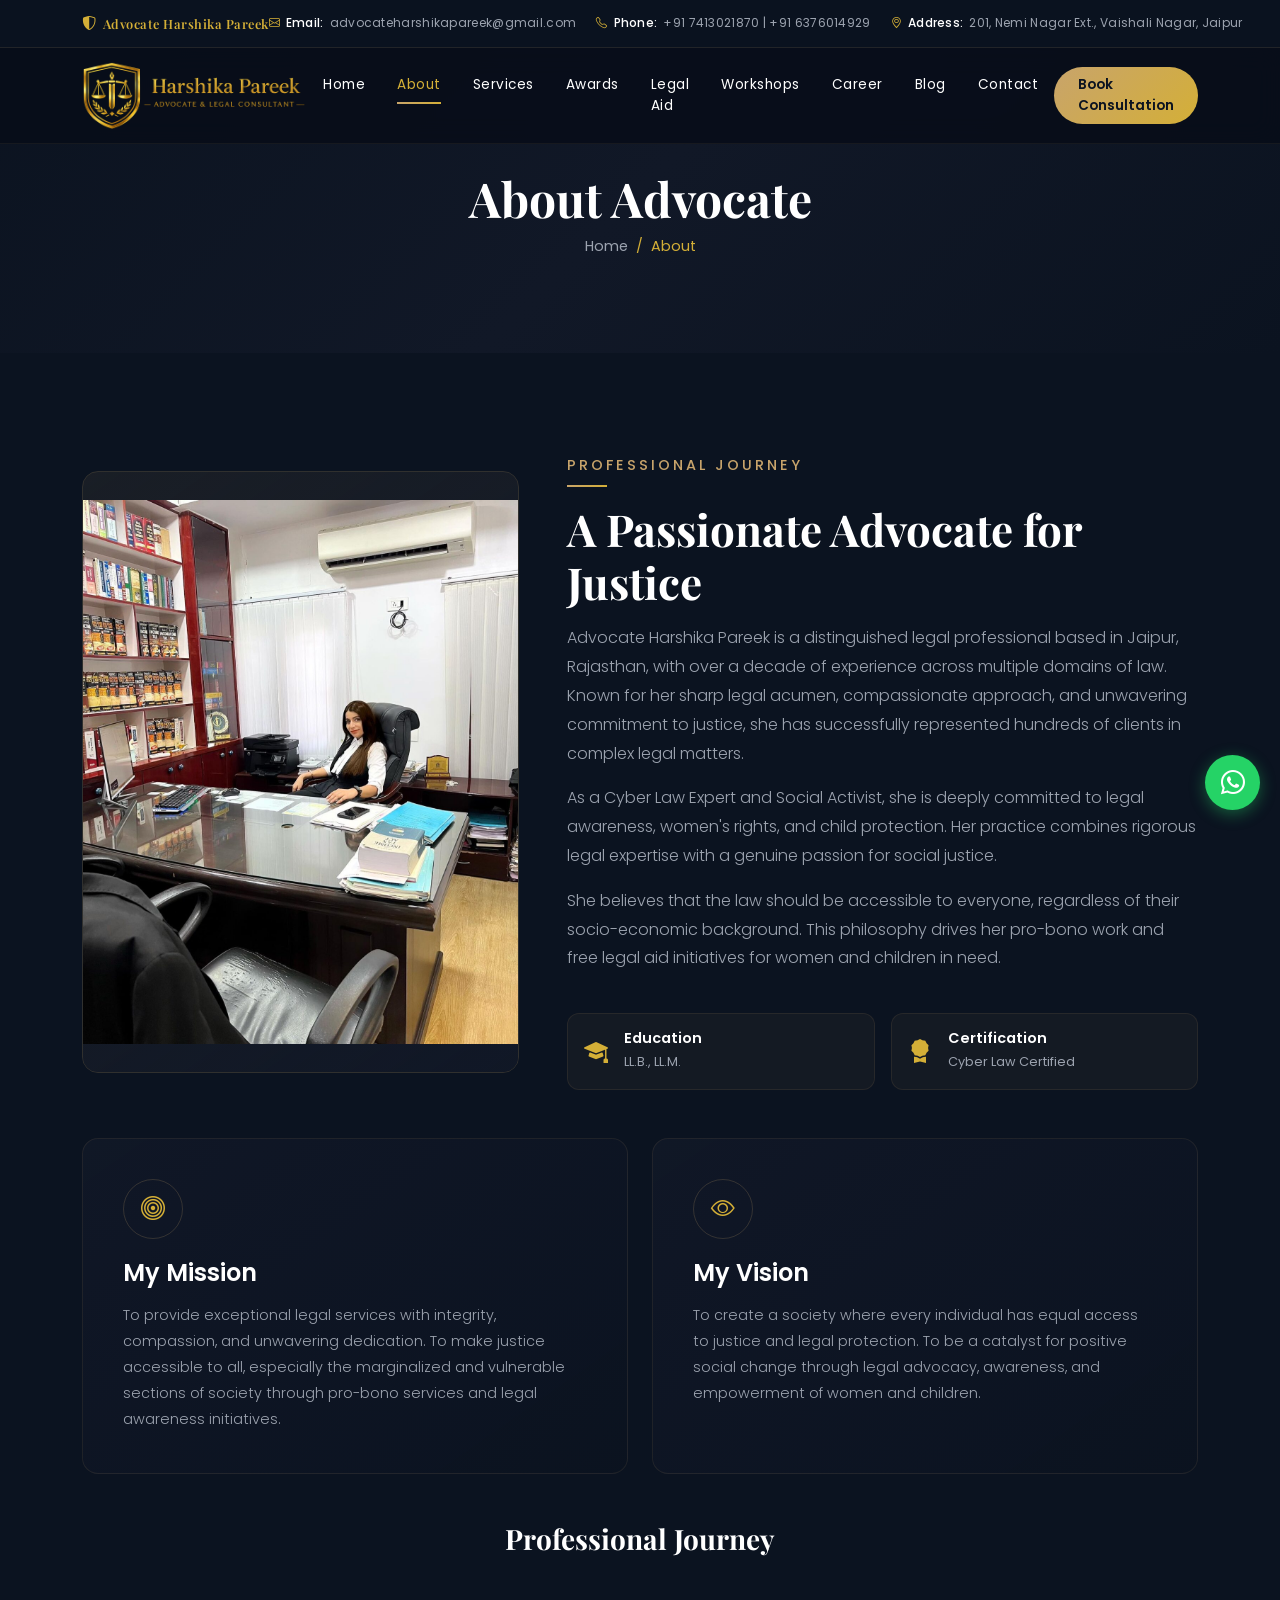
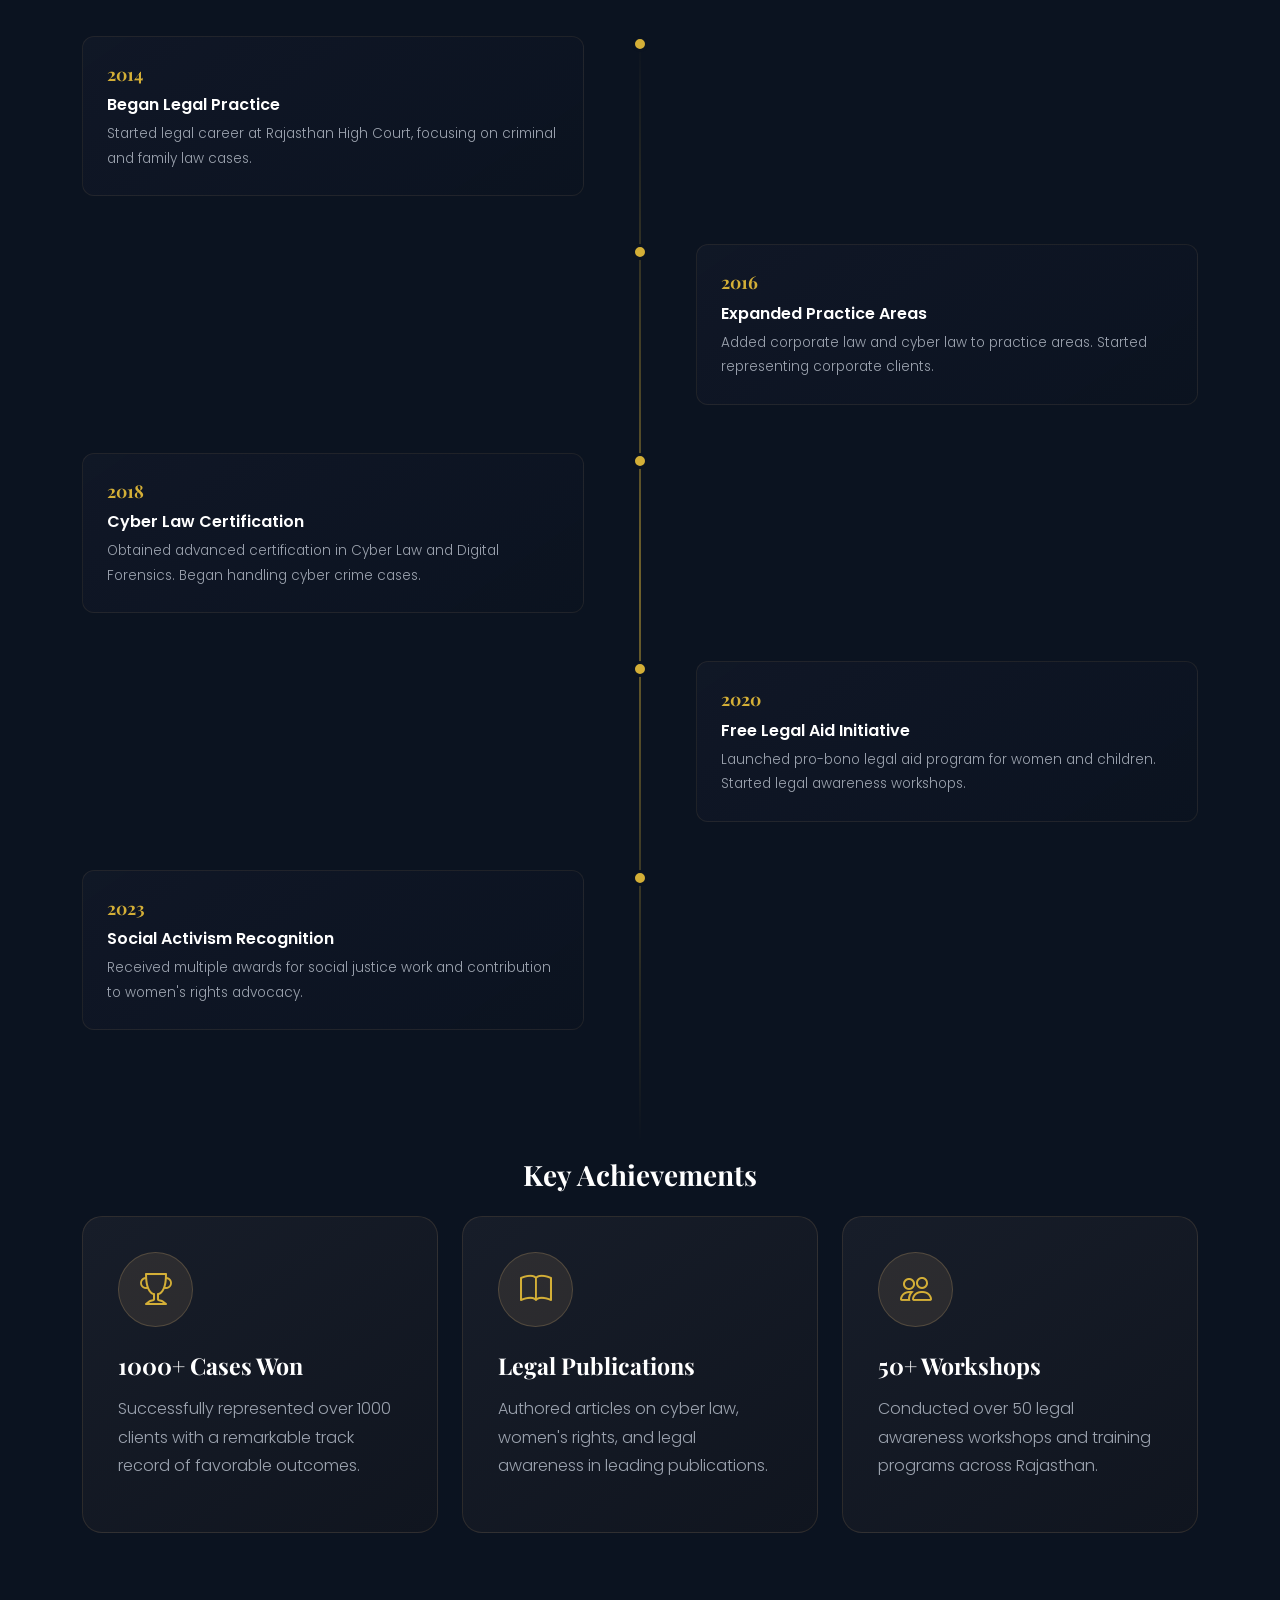
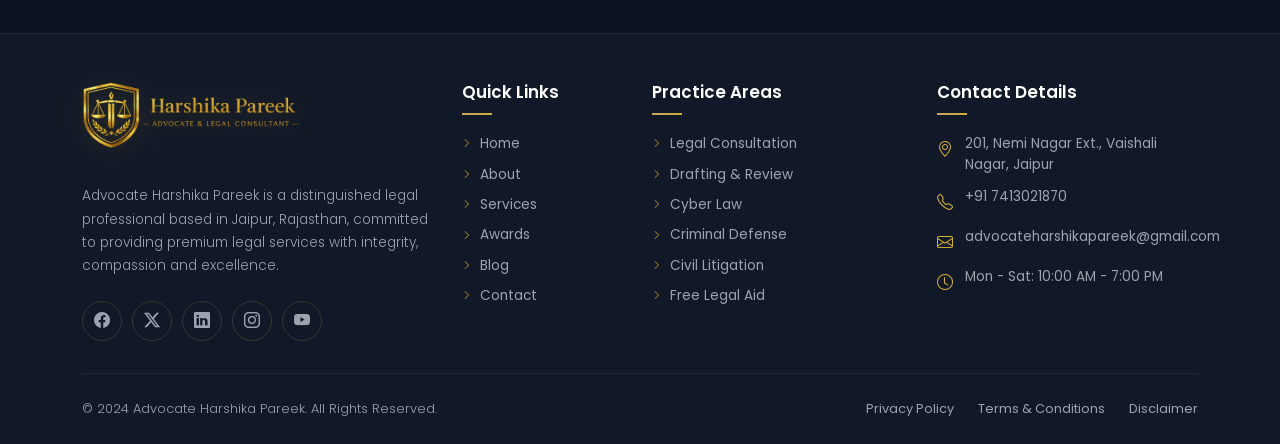
<file: about.html>
<!DOCTYPE html>
<html lang="en">

<head>
    <meta charset="UTF-8">
    <meta name="viewport" content="width=device-width, initial-scale=1.0">
    <meta name="description"
        content="About Advocate Harshika Pareek - Learn about her professional journey, education, mission, and vision.">
    <title>About | Advocate Harshika Pareek</title>
    <link href="https://cdn.jsdelivr.net/npm/bootstrap@5.3.7/dist/css/bootstrap.min.css" rel="stylesheet">
    <link href="https://cdn.jsdelivr.net/npm/bootstrap-icons@1.11.3/font/bootstrap-icons.css" rel="stylesheet">
    <link
        href="https://fonts.googleapis.com/css2?family=Playfair+Display:wght@400;500;600;700&family=Poppins:wght@300;400;500;600;700&display=swap"
        rel="stylesheet">
    <link href="https://cdn.jsdelivr.net/npm/aos@2.3.4/dist/aos.css" rel="stylesheet">
    <link href="https://cdn.jsdelivr.net/npm/swiper@11/swiper-bundle.min.css" rel="stylesheet">
    <link href="assets/css/style.css" rel="stylesheet">
    <link rel="icon" type="image/svg+xml"
        href="data:image/svg+xml,%3Csvg xmlns='http://www.w3.org/2000/svg' viewBox='0 0 100 100'%3E%3Crect width='100' height='100' rx='20' fill='%230B1320'/%3E%3Ctext x='50' y='68' font-size='50' text-anchor='middle' fill='%23D4AF37' font-family='serif'%3E⚖%3C/text%3E%3C/svg%3E">
</head>

<body>

    <div id="header"></div>

    <section class="page-header">
        <div class="container">
            <h1 data-aos="fade-up">About Advocate</h1>
            <nav aria-label="breadcrumb" data-aos="fade-up" data-aos-delay="100">
                <ol class="breadcrumb">
                    <li class="breadcrumb-item"><a href="index.html">Home</a></li>
                    <li class="breadcrumb-item active">About</li>
                </ol>
            </nav>
        </div>
    </section>

    <section class="about-page-section section-padding">
        <div class="container">
            <div class="row g-5 align-items-center mb-5">
                <div class="col-lg-5" data-aos="fade-right">
                    <div class="about-image-wrapper">
                        <div class="about-image-placeholder" style="height:600px;">
                            <img src="images/Founder_A.H.P.jpeg" alt="">
                        </div>
                    </div>
                </div>
                <div class="col-lg-7" data-aos="fade-left">
                    <span class="section-subtitle">Professional Journey</span>
                    <h2 class="section-title">A Passionate Advocate for Justice</h2>
                    <p>Advocate Harshika Pareek is a distinguished legal professional based in Jaipur, Rajasthan, with
                        over a decade of experience across multiple domains of law. Known for her sharp legal acumen,
                        compassionate approach, and unwavering commitment to justice, she has successfully represented
                        hundreds of clients in complex legal matters.</p>
                    <p>As a Cyber Law Expert and Social Activist, she is deeply committed to legal awareness, women's
                        rights, and child protection. Her practice combines rigorous legal expertise with a genuine
                        passion for social justice.</p>
                    <p>She believes that the law should be accessible to everyone, regardless of their socio-economic
                        background. This philosophy drives her pro-bono work and free legal aid initiatives for women
                        and children in need.</p>
                    <div class="row g-3 mt-4">
                        <div class="col-sm-6">
                            <div class="d-flex align-items-center gap-3 p-3"
                                style="background:rgba(200,164,107,0.05);border-radius:12px;border:1px solid rgba(200,164,107,0.1);">
                                <i class="bi bi-mortarboard-fill" style="color:var(--gold);font-size:1.5rem;"></i>
                                <div>
                                    <h6
                                        style="font-family:var(--font-body);font-weight:600;font-size:0.9rem;margin-bottom:2px;">
                                        Education</h6>
                                    <span style="font-size:0.8rem;color:var(--text-muted);">LL.B., LL.M.</span>
                                </div>
                            </div>
                        </div>
                        <div class="col-sm-6">
                            <div class="d-flex align-items-center gap-3 p-3"
                                style="background:rgba(200,164,107,0.05);border-radius:12px;border:1px solid rgba(200,164,107,0.1);">
                                <i class="bi bi-award-fill" style="color:var(--gold);font-size:1.5rem;"></i>
                                <div>
                                    <h6
                                        style="font-family:var(--font-body);font-weight:600;font-size:0.9rem;margin-bottom:2px;">
                                        Certification</h6>
                                    <span style="font-size:0.8rem;color:var(--text-muted);">Cyber Law Certified</span>
                                </div>
                            </div>
                        </div>
                    </div>
                </div>
            </div>

            <div class="row g-4 mb-5">
                <div class="col-md-6" data-aos="fade-up" data-aos-delay="100">
                    <div class="mission-vision-box">
                        <div class="icon"><i class="bi bi-bullseye"></i></div>
                        <h4>My Mission</h4>
                        <p>To provide exceptional legal services with integrity, compassion, and unwavering dedication.
                            To make justice accessible to all, especially the marginalized and vulnerable sections of
                            society through pro-bono services and legal awareness initiatives.</p>
                    </div>
                </div>
                <div class="col-md-6" data-aos="fade-up" data-aos-delay="200">
                    <div class="mission-vision-box">
                        <div class="icon"><i class="bi bi-eye"></i></div>
                        <h4>My Vision</h4>
                        <p>To create a society where every individual has equal access to justice and legal protection.
                            To be a catalyst for positive social change through legal advocacy, awareness, and
                            empowerment of women and children.</p>
                    </div>
                </div>
            </div>

            <h3 class="text-center mb-5" data-aos="fade-up" style="font-family:var(--font-heading);">Professional
                Journey</h3>
            <div class="timeline">
                <div class="timeline-item" data-aos="fade-right">
                    <div class="timeline-content">
                        <div class="timeline-year">2014</div>
                        <h5>Began Legal Practice</h5>
                        <p>Started legal career at Rajasthan High Court, focusing on criminal and family law cases.</p>
                    </div>
                    <div class="timeline-dot"></div>
                </div>
                <div class="timeline-item" data-aos="fade-left">
                    <div class="timeline-content">
                        <div class="timeline-year">2016</div>
                        <h5>Expanded Practice Areas</h5>
                        <p>Added corporate law and cyber law to practice areas. Started representing corporate clients.
                        </p>
                    </div>
                    <div class="timeline-dot"></div>
                </div>
                <div class="timeline-item" data-aos="fade-right">
                    <div class="timeline-content">
                        <div class="timeline-year">2018</div>
                        <h5>Cyber Law Certification</h5>
                        <p>Obtained advanced certification in Cyber Law and Digital Forensics. Began handling cyber
                            crime cases.</p>
                    </div>
                    <div class="timeline-dot"></div>
                </div>
                <div class="timeline-item" data-aos="fade-left">
                    <div class="timeline-content">
                        <div class="timeline-year">2020</div>
                        <h5>Free Legal Aid Initiative</h5>
                        <p>Launched pro-bono legal aid program for women and children. Started legal awareness
                            workshops.</p>
                    </div>
                    <div class="timeline-dot"></div>
                </div>
                <div class="timeline-item" data-aos="fade-right">
                    <div class="timeline-content">
                        <div class="timeline-year">2023</div>
                        <h5>Social Activism Recognition</h5>
                        <p>Received multiple awards for social justice work and contribution to women's rights advocacy.
                        </p>
                    </div>
                    <div class="timeline-dot"></div>
                </div>
            </div>

            <h3 class="text-center mt-5 mb-4" data-aos="fade-up" style="font-family:var(--font-heading);">Key
                Achievements</h3>
            <div class="row g-4">
                <div class="col-md-4" data-aos="flip-up" data-aos-delay="100">
                    <div class="career-card">
                        <div class="icon"><i class="bi bi-trophy"></i></div>
                        <h5>1000+ Cases Won</h5>
                        <p>Successfully represented over 1000 clients with a remarkable track record of favorable
                            outcomes.</p>
                    </div>
                </div>
                <div class="col-md-4" data-aos="flip-up" data-aos-delay="200">
                    <div class="career-card">
                        <div class="icon"><i class="bi bi-book"></i></div>
                        <h5>Legal Publications</h5>
                        <p>Authored articles on cyber law, women's rights, and legal awareness in leading publications.
                        </p>
                    </div>
                </div>
                <div class="col-md-4" data-aos="flip-up" data-aos-delay="300">
                    <div class="career-card">
                        <div class="icon"><i class="bi bi-people"></i></div>
                        <h5>50+ Workshops</h5>
                        <p>Conducted over 50 legal awareness workshops and training programs across Rajasthan.</p>
                    </div>
                </div>
            </div>
        </div>
    </section>

    <div id="footer"></div>

    <script src="https://cdn.jsdelivr.net/npm/bootstrap@5.3.7/dist/js/bootstrap.bundle.min.js"></script>
    <script src="https://cdn.jsdelivr.net/npm/swiper@11/swiper-bundle.min.js"></script>
    <script src="https://cdn.jsdelivr.net/npm/aos@2.3.4/dist/aos.js"></script>
    <script src="assets/js/main.js"></script>
    <script src="assets/js/includes.js"></script>
</body>

</html>
</file>
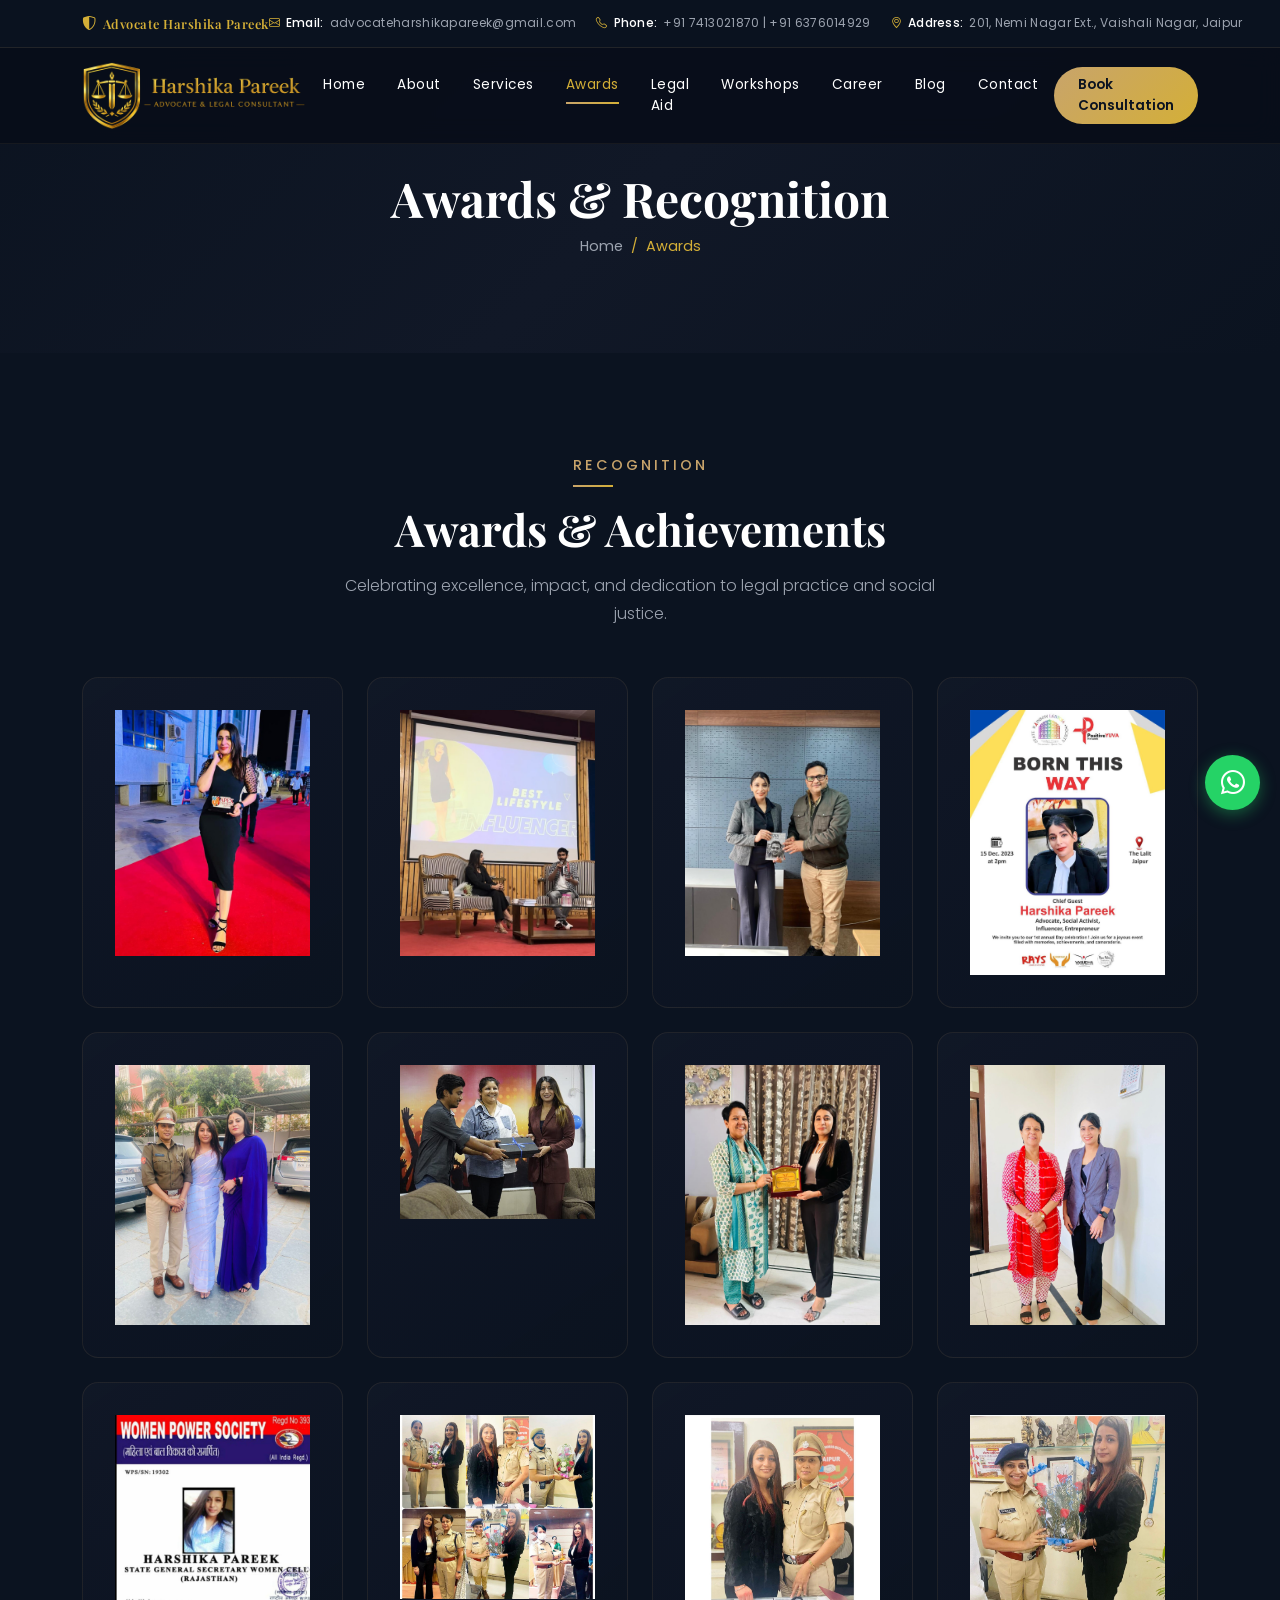
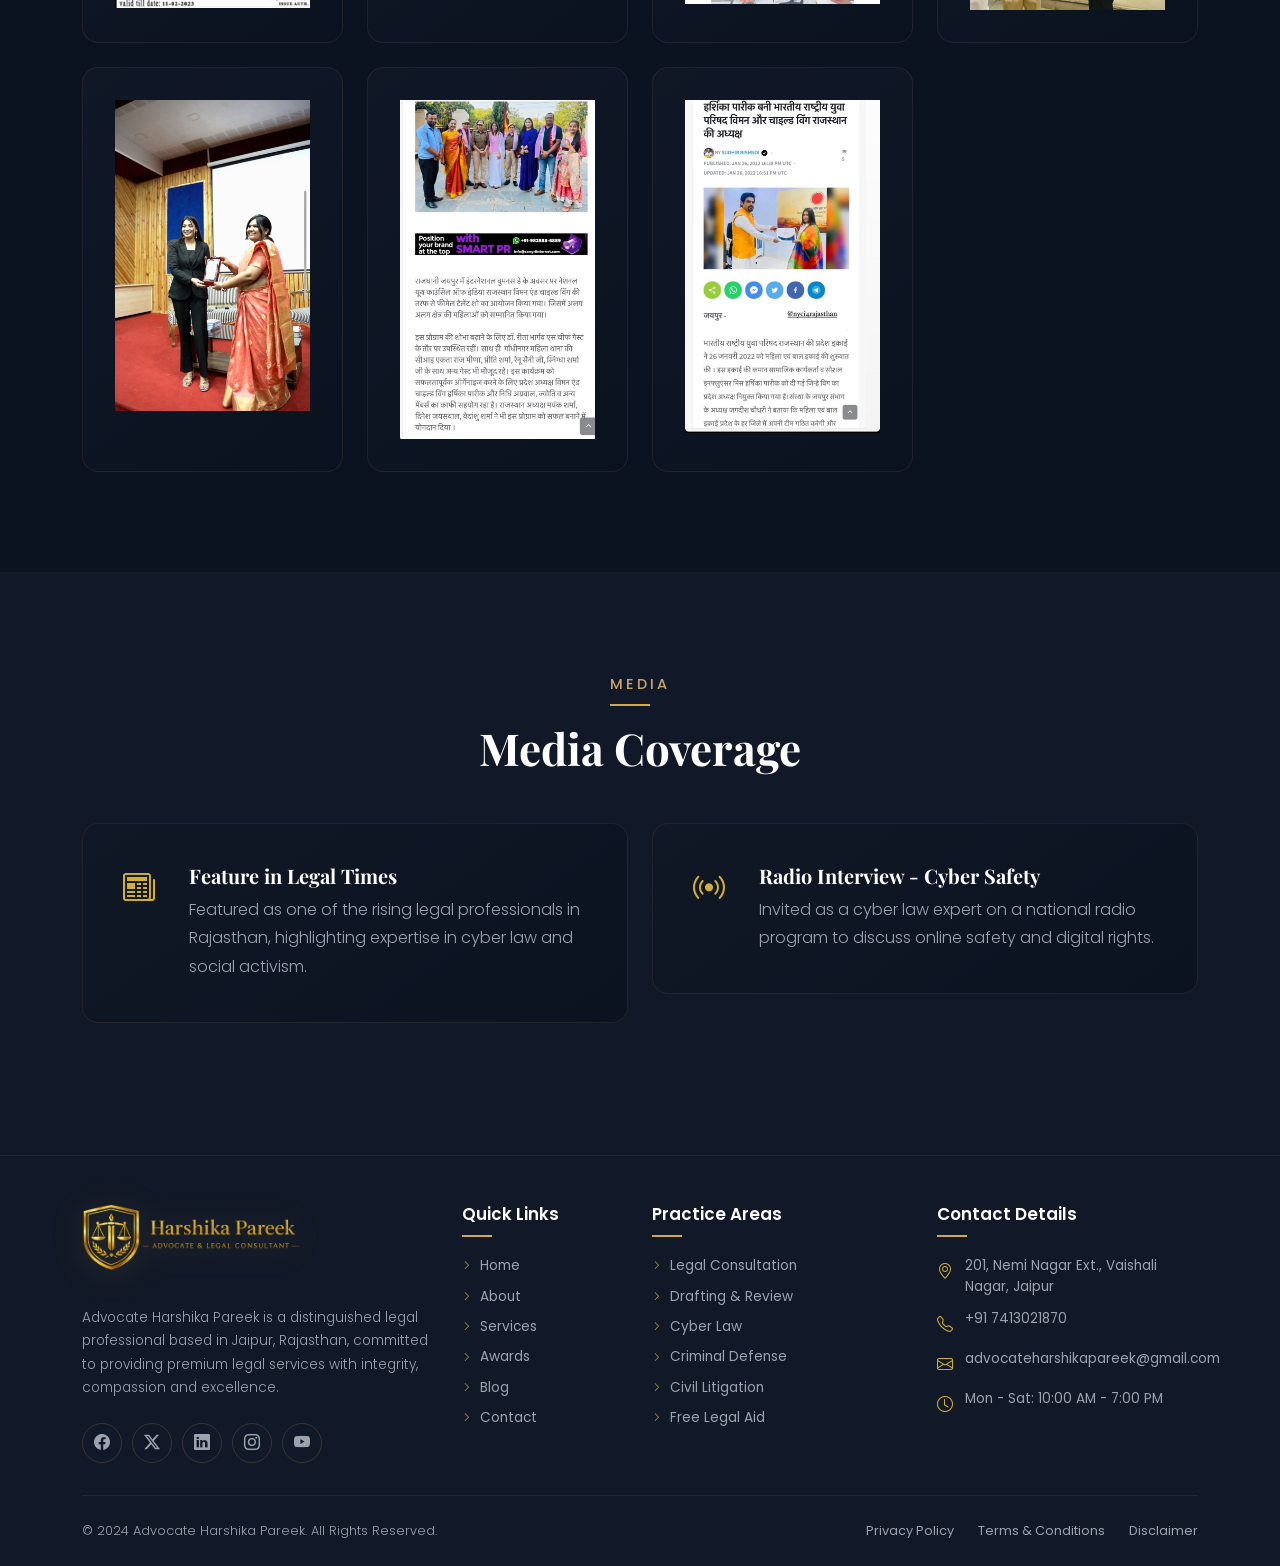
<file: awards.html>
<!DOCTYPE html>
<html lang="en">

<head>
    <meta charset="UTF-8">
    <meta name="viewport" content="width=device-width, initial-scale=1.0">
    <meta name="description"
        content="Awards & Recognition - Advocate Harshika Pareek's achievements, awards, certificates, and media mentions.">
    <title>Awards & Recognition | Advocate Harshika Pareek</title>
    <link href="https://cdn.jsdelivr.net/npm/bootstrap@5.3.7/dist/css/bootstrap.min.css" rel="stylesheet">
    <link href="https://cdn.jsdelivr.net/npm/bootstrap-icons@1.11.3/font/bootstrap-icons.css" rel="stylesheet">
    <link
        href="https://fonts.googleapis.com/css2?family=Playfair+Display:wght@400;500;600;700&family=Poppins:wght@300;400;500;600;700&display=swap"
        rel="stylesheet">
    <link href="https://cdn.jsdelivr.net/npm/aos@2.3.4/dist/aos.css" rel="stylesheet">
    <link href="https://cdn.jsdelivr.net/npm/swiper@11/swiper-bundle.min.css" rel="stylesheet">
    <link href="assets/css/style.css" rel="stylesheet">
    <link rel="icon" type="image/svg+xml"
        href="data:image/svg+xml,%3Csvg xmlns='http://www.w3.org/2000/svg' viewBox='0 0 100 100'%3E%3Crect width='100' height='100' rx='20' fill='%230B1320'/%3E%3Ctext x='50' y='68' font-size='50' text-anchor='middle' fill='%23D4AF37' font-family='serif'%3E⚖%3C/text%3E%3C/svg%3E">
</head>

<body>

    <div id="header"></div>

    <section class="page-header">
        <div class="container">
            <h1 data-aos="fade-up">Awards & Recognition</h1>
            <nav aria-label="breadcrumb" data-aos="fade-up" data-aos-delay="100">
                <ol class="breadcrumb">
                    <li class="breadcrumb-item"><a href="index.html">Home</a></li>
                    <li class="breadcrumb-item active">Awards</li>
                </ol>
            </nav>
        </div>
    </section>

    <section class="about-page-section section-padding">
        <div class="container">
            <div class="text-center mb-5" data-aos="fade-up">
                <span class="section-subtitle">Recognition</span>
                <h2 class="section-title">Awards & Achievements</h2>
                <p class="text-anchor mx-auto" style="max-width:600px;">Celebrating excellence, impact, and dedication to
                    legal practice and social justice.</p>
            </div>
            <div class="row g-4">
                <div class="col-6 col-md-4 col-lg-3" data-aos="zoom-in" data-aos-delay="50">
                    <div class="award-card" data-lightbox data-title="Legal Excellence Award"
                        data-subtitle="2024 - Criminal Law Practice">
                        <div class="award-placeholder">
                            <img src="images/Awards/Awards (11).jpeg" alt="">
                        </div>
                    </div>
                </div>
                <div class="col-6 col-md-4 col-lg-3" data-aos="zoom-in" data-aos-delay="80">
                    <div class="award-card" data-lightbox data-title="Social Justice Award"
                        data-subtitle="2023 - Pro Bono Services">
                        <div class="award-placeholder">
                            <img src="images/Awards/Awards (12).jpeg" alt="">
                        </div>
                    </div>
                </div>
                <div class="col-6 col-md-4 col-lg-3" data-aos="zoom-in" data-aos-delay="110">
                    <div class="award-card" data-lightbox data-title="Women Empowerment Award"
                        data-subtitle="2023 - NGO Recognition">
                        <div class="award-placeholder">
                            <img src="images/Awards/Awards (13).jpeg" alt="">
                        </div>
                    </div>
                </div>
                <div class="col-6 col-md-4 col-lg-3" data-aos="zoom-in" data-aos-delay="140">
                    <div class="award-card" data-lightbox data-title="Cyber Law Expert Certification"
                        data-subtitle="2023 - Digital Forensics">
                        <div class="award-placeholder">
                            <img src="images/Awards/Awards (14).jpeg" alt="">
                        </div>
                    </div>
                </div>
                <div class="col-6 col-md-4 col-lg-3" data-aos="zoom-in" data-aos-delay="50">
                    <div class="award-card" data-lightbox data-title="Legal Awareness Initiative Award"
                        data-subtitle="2022 - Community Impact">
                        <div class="award-placeholder">
                            <img src="images/Awards/Awards (19).jpeg" alt="">
                        </div>
                    </div>
                </div>
                <div class="col-6 col-md-4 col-lg-3" data-aos="zoom-in" data-aos-delay="80">
                    <div class="award-card" data-lightbox data-title="Women's Rights Advocacy Award"
                        data-subtitle="2022 - Legal Activism">
                        <div class="award-placeholder">
                            <img src="images/Awards/Awards (16).jpeg" alt="">
                        </div>
                    </div>
                </div>
                <div class="col-6 col-md-4 col-lg-3" data-aos="zoom-in" data-aos-delay="110">
                    <div class="award-card" data-lightbox data-title="Certificate of Excellence - Family Law"
                        data-subtitle="2022 - Legal Practice">
                        <div class="award-placeholder">
                            <img src="images/Awards/Awards (17).jpeg" alt="">
                        </div>
                    </div>
                </div>
                <div class="col-6 col-md-4 col-lg-3" data-aos="zoom-in" data-aos-delay="140">
                    <div class="award-card" data-lightbox data-title="Child Rights Protection Award"
                        data-subtitle="2021 - POCSO Advocacy">
                        <div class="award-placeholder">
                            <img src="images/Awards/Awards (18).jpeg" alt="">
                        </div>
                    </div>
                </div>
                <div class="col-6 col-md-4 col-lg-3" data-aos="zoom-in" data-aos-delay="50">
                    <div class="award-card" data-lightbox data-title="Pro Bono Legal Services Award"
                        data-subtitle="2021 - Free Legal Aid">
                        <div class="award-placeholder">
                            <img src="images/Awards/Awards (15).jpeg" alt="">
                        </div>
                    </div>
                </div>
                <div class="col-6 col-md-4 col-lg-3" data-aos="zoom-in" data-aos-delay="80">
                    <div class="award-card" data-lightbox data-title="Corporate Law Excellence Award"
                        data-subtitle="2021 - Business Law">
                        <div class="award-placeholder">
                            <img src="images/Awards/Awards (20).jpeg" alt="">
                        </div>
                    </div>
                </div>
                <div class="col-6 col-md-4 col-lg-3" data-aos="zoom-in" data-aos-delay="110">
                    <div class="award-card" data-lightbox data-title="Cyber Safety Champion Award"
                        data-subtitle="2020 - Digital Awareness">
                        <div class="award-placeholder">
                            <img src="images/Awards/Awards (21).jpeg" alt="">
                        </div>
                    </div>
                </div>
                <div class="col-6 col-md-4 col-lg-3" data-aos="zoom-in" data-aos-delay="140">
                    <div class="award-card" data-lightbox data-title="Community Service Award"
                        data-subtitle="2020 - Social Impact">
                        <div class="award-placeholder">
                            <img src="images/Awards/Awards (22).jpeg" alt="">
                        </div>
                    </div>
                </div>
                <div class="col-6 col-md-4 col-lg-3" data-aos="zoom-in" data-aos-delay="50">
                    <div class="award-card" data-lightbox data-title="Legal Research Publication Award"
                        data-subtitle="2019 - Published Works">
                        <div class="award-placeholder">
                            <img src="images/Awards/Awards (23).jpeg" alt="">
                        </div>
                    </div>
                </div>
                <div class="col-6 col-md-4 col-lg-3" data-aos="zoom-in" data-aos-delay="80">
                    <div class="award-card" data-lightbox data-title="Distinguished Alumni Award"
                        data-subtitle="2019 - Law University">
                        <div class="award-placeholder">
                            <img src="images/Awards/Awards (24).jpeg" alt="">
                        </div>
                    </div>
                </div>
                <div class="col-6 col-md-4 col-lg-3" data-aos="zoom-in" data-aos-delay="110">
                    <div class="award-card" data-lightbox data-title="Young Achiever Award - Legal Field"
                        data-subtitle="2018 - Early Career Excellence">
                        <div class="award-placeholder">
                            <img src="images/Awards/Awards (25).jpeg" alt="">
                        </div>
                    </div>
                </div>
            </div>
        </div>
    </section>

    <section class="practice-section section-padding">
        <div class="container">
            <div class="text-center mb-5" data-aos="fade-up">
                <span class="section-subtitle">Media</span>
                <h2 class="section-title">Media Coverage</h2>
            </div>
            <div class="row g-4">
                <div class="col-md-6" data-aos="fade-up" data-aos-delay="100">
                    <div class="practice-detail-card d-flex align-items-start gap-3">
                        <div style="min-width:50px;"><i class="bi bi-newspaper"
                                style="font-size:2rem;color:var(--gold);"></i></div>
                        <div>
                            <h5 style="margin-bottom:0.5rem;">Feature in Legal Times</h5>
                            <p style="margin-bottom:0;">Featured as one of the rising legal professionals in Rajasthan,
                                highlighting expertise in cyber law and social activism.</p>
                        </div>
                    </div>
                </div>
                <div class="col-md-6" data-aos="fade-up" data-aos-delay="200">
                    <div class="practice-detail-card d-flex align-items-start gap-3">
                        <div style="min-width:50px;"><i class="bi bi-broadcast"
                                style="font-size:2rem;color:var(--gold);"></i></div>
                        <div>
                            <h5 style="margin-bottom:0.5rem;">Radio Interview - Cyber Safety</h5>
                            <p style="margin-bottom:0;">Invited as a cyber law expert on a national radio program to
                                discuss online safety and digital rights.</p>
                        </div>
                    </div>
                </div>
            </div>
        </div>
    </section>

    <div class="lightbox-overlay" id="lightboxOverlay">
        <div class="lightbox-content">
            <button class="lightbox-close" aria-label="Close lightbox">&times;</button>
            <button class="lightbox-nav prev" aria-label="Previous"><i class="bi bi-chevron-left"></i></button>
            <div class="lightbox-image"></div>
            <div class="lightbox-caption"></div>
            <button class="lightbox-nav next" aria-label="Next"><i class="bi bi-chevron-right"></i></button>
        </div>
    </div>

    <div id="footer"></div>

    <script src="https://cdn.jsdelivr.net/npm/bootstrap@5.3.7/dist/js/bootstrap.bundle.min.js"></script>
    <script src="https://cdn.jsdelivr.net/npm/swiper@11/swiper-bundle.min.js"></script>
    <script src="https://cdn.jsdelivr.net/npm/aos@2.3.4/dist/aos.js"></script>
    <script src="assets/js/main.js"></script>
    <script src="assets/js/includes.js"></script>
</body>

</html>
</file>
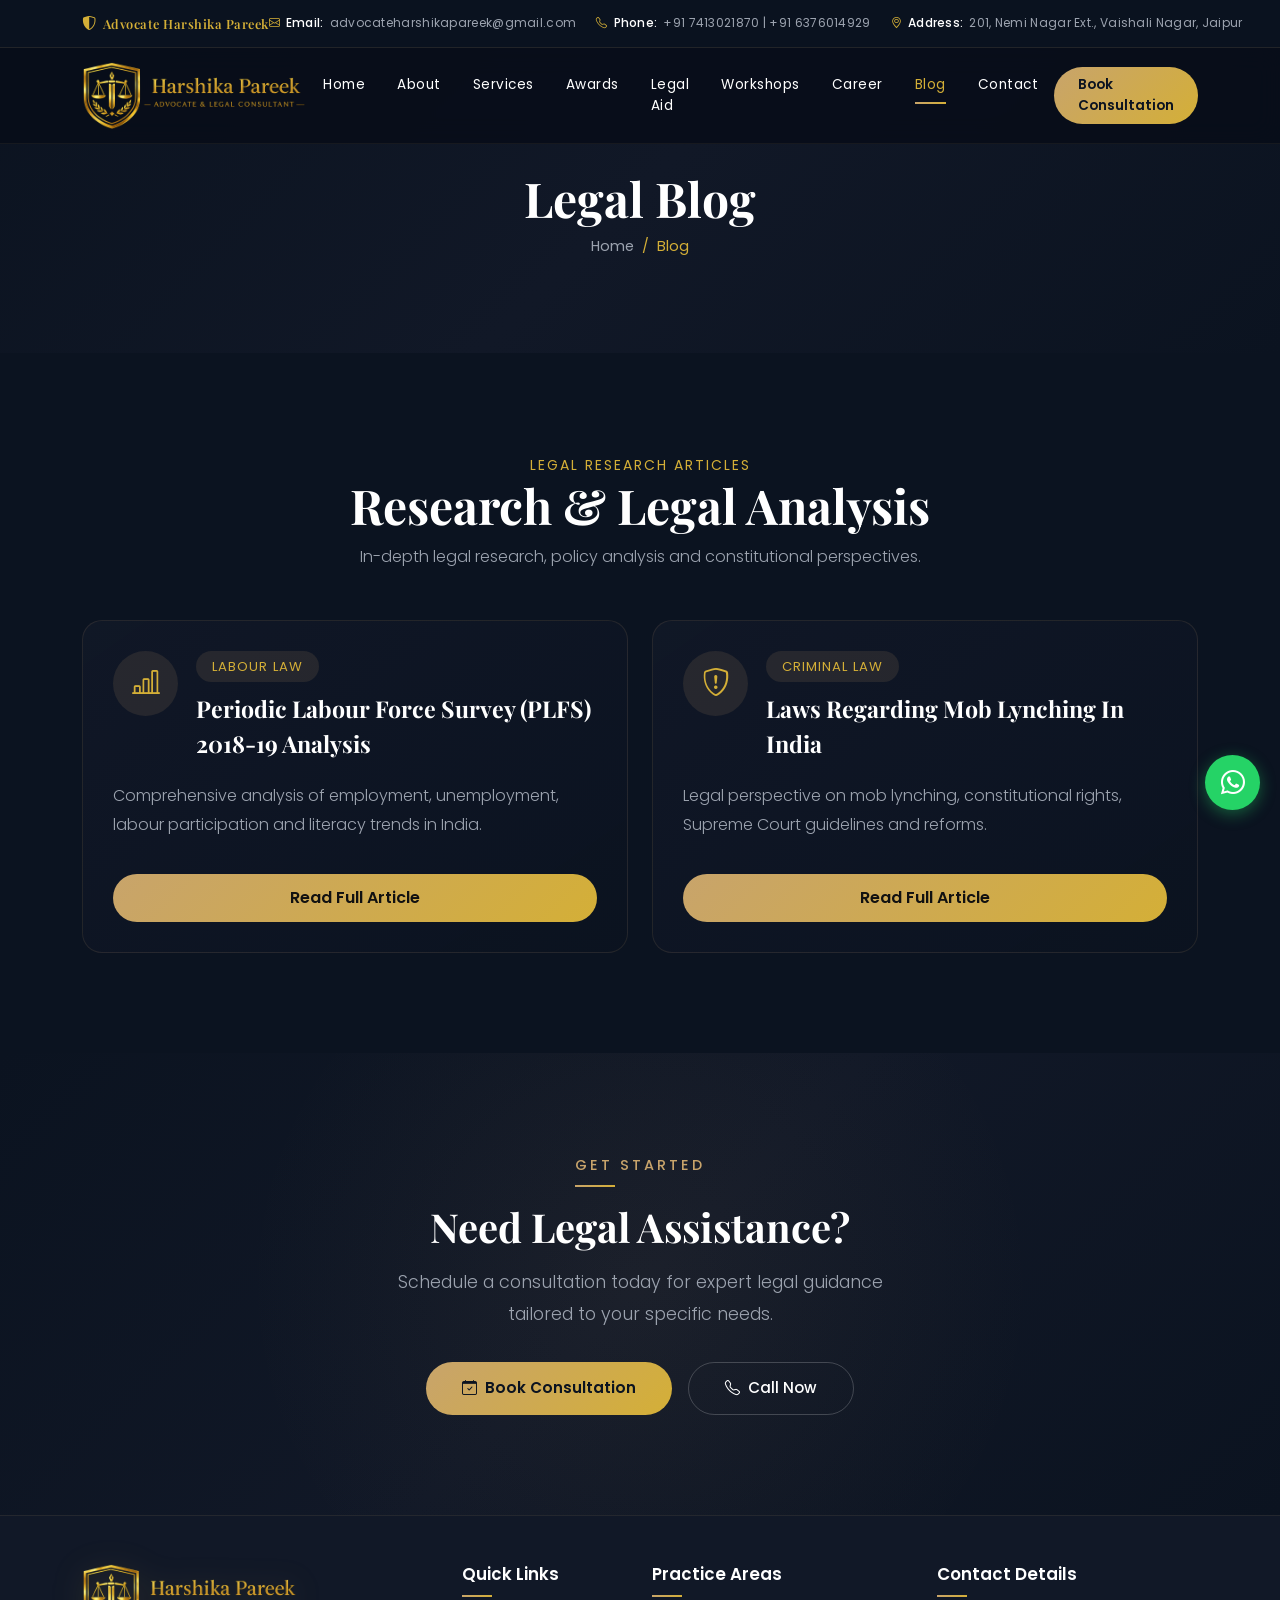
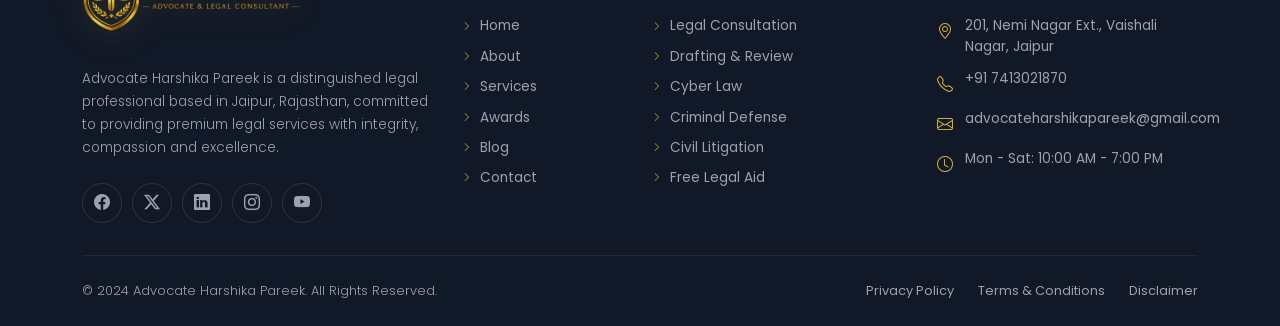
<file: blog.html>
<!DOCTYPE html>
<html lang="en">

<head>
    <meta charset="UTF-8">
    <meta name="viewport" content="width=device-width, initial-scale=1.0">
    <meta name="description"
        content="Legal Blog by Advocate Harshika Pareek - Insights on criminal law, family law, cyber law, women rights, and legal awareness.">
    <meta name="keywords" content="legal blog, cyber law articles, women rights, legal awareness, advocate blog">
    <title>Blog | Advocate Harshika Pareek</title>
    <link href="https://cdn.jsdelivr.net/npm/bootstrap@5.3.7/dist/css/bootstrap.min.css" rel="stylesheet">
    <link href="https://cdn.jsdelivr.net/npm/bootstrap-icons@1.11.3/font/bootstrap-icons.css" rel="stylesheet">
    <link
        href="https://fonts.googleapis.com/css2?family=Playfair+Display:wght@400;500;600;700&family=Poppins:wght@300;400;500;600;700&display=swap"
        rel="stylesheet">
    <link href="https://cdn.jsdelivr.net/npm/aos@2.3.4/dist/aos.css" rel="stylesheet">
    <link href="https://cdn.jsdelivr.net/npm/swiper@11/swiper-bundle.min.css" rel="stylesheet">
    <link href="assets/css/style.css" rel="stylesheet">
    <link rel="icon" type="image/svg+xml"
        href="data:image/svg+xml,%3Csvg xmlns='http://www.w3.org/2000/svg' viewBox='0 0 100 100'%3E%3Crect width='100' height='100' rx='20' fill='%230B1320'/%3E%3Ctext x='50' y='68' font-size='50' text-anchor='middle' fill='%23D4AF37' font-family='serif'%3E⚖%3C/text%3E%3C/svg%3E">
</head>

<body>

    <div id="header"></div>

    <section class="page-header">
        <div class="container">
            <h1 data-aos="fade-up">Legal Blog</h1>
            <nav aria-label="breadcrumb" data-aos="fade-up" data-aos-delay="100">
                <ol class="breadcrumb">
                    <li class="breadcrumb-item"><a href="index.html">Home</a></li>
                    <li class="breadcrumb-item active">Blog</li>
                </ol>
            </nav>
        </div>
    </section>


    <section class="legal-research-section section-padding">
        <div class="container">

            <!-- Heading -->
            <div class="section-heading text-center mb-5">
                <span class="research-tag">Legal Research Articles</span>
                <h2>Research & Legal Analysis</h2>
                <p>
                    In-depth legal research, policy analysis and constitutional perspectives.
                </p>
            </div>

            <div class="row g-4">

                <!-- ARTICLE 1 -->
                <div class="col-lg-6">
                    <div class="research-card">

                        <div class="research-header">
                            <div class="research-icon">
                                <i class="bi bi-bar-chart-line"></i>
                            </div>

                            <div>
                                <span class="research-category">Labour Law</span>
                                <h4>Periodic Labour Force Survey (PLFS) 2018-19 Analysis</h4>
                            </div>
                        </div>

                        <p class="research-short">
                            Comprehensive analysis of employment, unemployment,
                            labour participation and literacy trends in India.
                        </p>

                        <button class="read-btn w-100 w-sm-auto" data-bs-toggle="collapse"
                            data-bs-target="#plfsArticle">
                            Read Full Article
                        </button>

                        <div class="collapse article-content" id="plfsArticle">

                            <div class="article-block">
                                <h5>Introduction</h5>
                                <p>
                                    The National Statistical Office conducted PLFS from July
                                    2018 to June 2019 to provide labour market indicators
                                    related to employment and unemployment in India.
                                </p>
                            </div>

                            <div class="article-block">
                                <h5>Salient Features</h5>

                                <ul>
                                    <li>12,720 First Stage Sampling Units covered.</li>
                                    <li>6,983 Rural & 5,737 Urban Units.</li>
                                    <li>4,20,757 Individuals surveyed.</li>
                                    <li>51.7% Rural Self Employment.</li>
                                    <li>25.1% Casual Labour.</li>
                                    <li>13.1% Regular Wage Earners.</li>
                                </ul>
                            </div>

                            <div class="article-block">
                                <h5>Government Policies</h5>

                                <ul>
                                    <li>Atma Nirbhar Bharat Abhiyan</li>
                                    <li>PM SVANidhi</li>
                                    <li>PM-KISAN</li>
                                    <li>MGNREGA</li>
                                    <li>National Career Service</li>
                                    <li>Deen Dayal Antyodaya Yojana</li>
                                </ul>
                            </div>

                            <div class="article-block">
                                <h5>Critical Analysis</h5>

                                <p>
                                    Labour Force Participation Rate increased from 36.9% to
                                    37.5% while unemployment declined from 6.1% to 5.8%.
                                    Female participation and literacy also improved.
                                </p>
                            </div>

                            <div class="article-block">
                                <h5>Conclusion</h5>

                                <p>
                                    PLFS provides valuable annual and quarterly labour
                                    market data helping policymakers understand employment
                                    trends and economic conditions.
                                </p>
                            </div>

                        </div>

                    </div>
                </div>

                <!-- ARTICLE 2 -->
                <div class="col-lg-6">
                    <div class="research-card">

                        <div class="research-header">
                            <div class="research-icon">
                                <i class="bi bi-shield-exclamation"></i>
                            </div>

                            <div>
                                <span class="research-category">Criminal Law</span>
                                <h4>Laws Regarding Mob Lynching In India</h4>
                            </div>
                        </div>

                        <p class="research-short">
                            Legal perspective on mob lynching, constitutional rights,
                            Supreme Court guidelines and reforms.
                        </p>

                        <button class="read-btn w-100 w-sm-auto" data-bs-toggle="collapse"
                            data-bs-target="#lynchingArticle">
                            Read Full Article
                        </button>

                        <div class="collapse article-content" id="lynchingArticle">

                            <div class="article-block">
                                <h5>Lynching Problem</h5>

                                <p>
                                    Mob lynching refers to extrajudicial killing by a group.
                                    Causes include fake news, communal tension, political
                                    motives and social conflicts.
                                </p>
                            </div>

                            <div class="article-block">
                                <h5>Legal Provisions</h5>

                                <ul>
                                    <li>Special Nodal Officers</li>
                                    <li>Monitoring of Fake News</li>
                                    <li>Fast Track Courts</li>
                                    <li>Victim Compensation Schemes</li>
                                    <li>Police Accountability</li>
                                    <li>Section 153A IPC</li>
                                </ul>
                            </div>

                            <div class="article-block">
                                <h5>State Initiatives</h5>

                                <ul>
                                    <li>Manipur Anti-Lynching Law</li>
                                    <li>West Bengal Anti-Lynching Law</li>
                                    <li>Rajasthan Anti-Lynching Law</li>
                                </ul>
                            </div>

                            <div class="article-block">
                                <h5>Scope Of Improvement</h5>

                                <p>
                                    Stronger implementation, public awareness,
                                    strict punishment and accountability mechanisms
                                    are necessary.
                                </p>
                            </div>

                            <div class="article-block">
                                <h5>Conclusion</h5>

                                <p>
                                    Citizens must trust the justice system rather
                                    than taking law into their own hands.
                                </p>
                            </div>

                        </div>

                    </div>
                </div>

            </div>

        </div>
    </section>

    <section class="cta-section section-padding">
        <div class="container text-center" data-aos="fade-up">
            <span class="section-subtitle">Get Started</span>
            <h2 class="section-title">Need Legal Assistance?</h2>
            <p class="mx-auto" style="max-width:550px;">Schedule a consultation today for expert legal guidance tailored
                to your specific needs.</p>
            <div class="cta-buttons d-flex flex-wrap justify-content-center gap-3">
                <a href="contact.html" class="btn-primary-gold">
                    <i class="bi bi-calendar-check"></i> Book Consultation
                </a>

                <a href="tel:+917413021870" class="btn-call">
                    <i class="bi bi-telephone"></i> Call Now
                </a>
            </div>
        </div>
    </section>




    <div id="footer"></div>

    <script src="https://cdn.jsdelivr.net/npm/bootstrap@5.3.7/dist/js/bootstrap.bundle.min.js"></script>
    <script src="https://cdn.jsdelivr.net/npm/swiper@11/swiper-bundle.min.js"></script>
    <script src="https://cdn.jsdelivr.net/npm/aos@2.3.4/dist/aos.js"></script>
    <script src="assets/js/main.js"></script>
    <script src="assets/js/includes.js"></script>
</body>

</html>
</file>
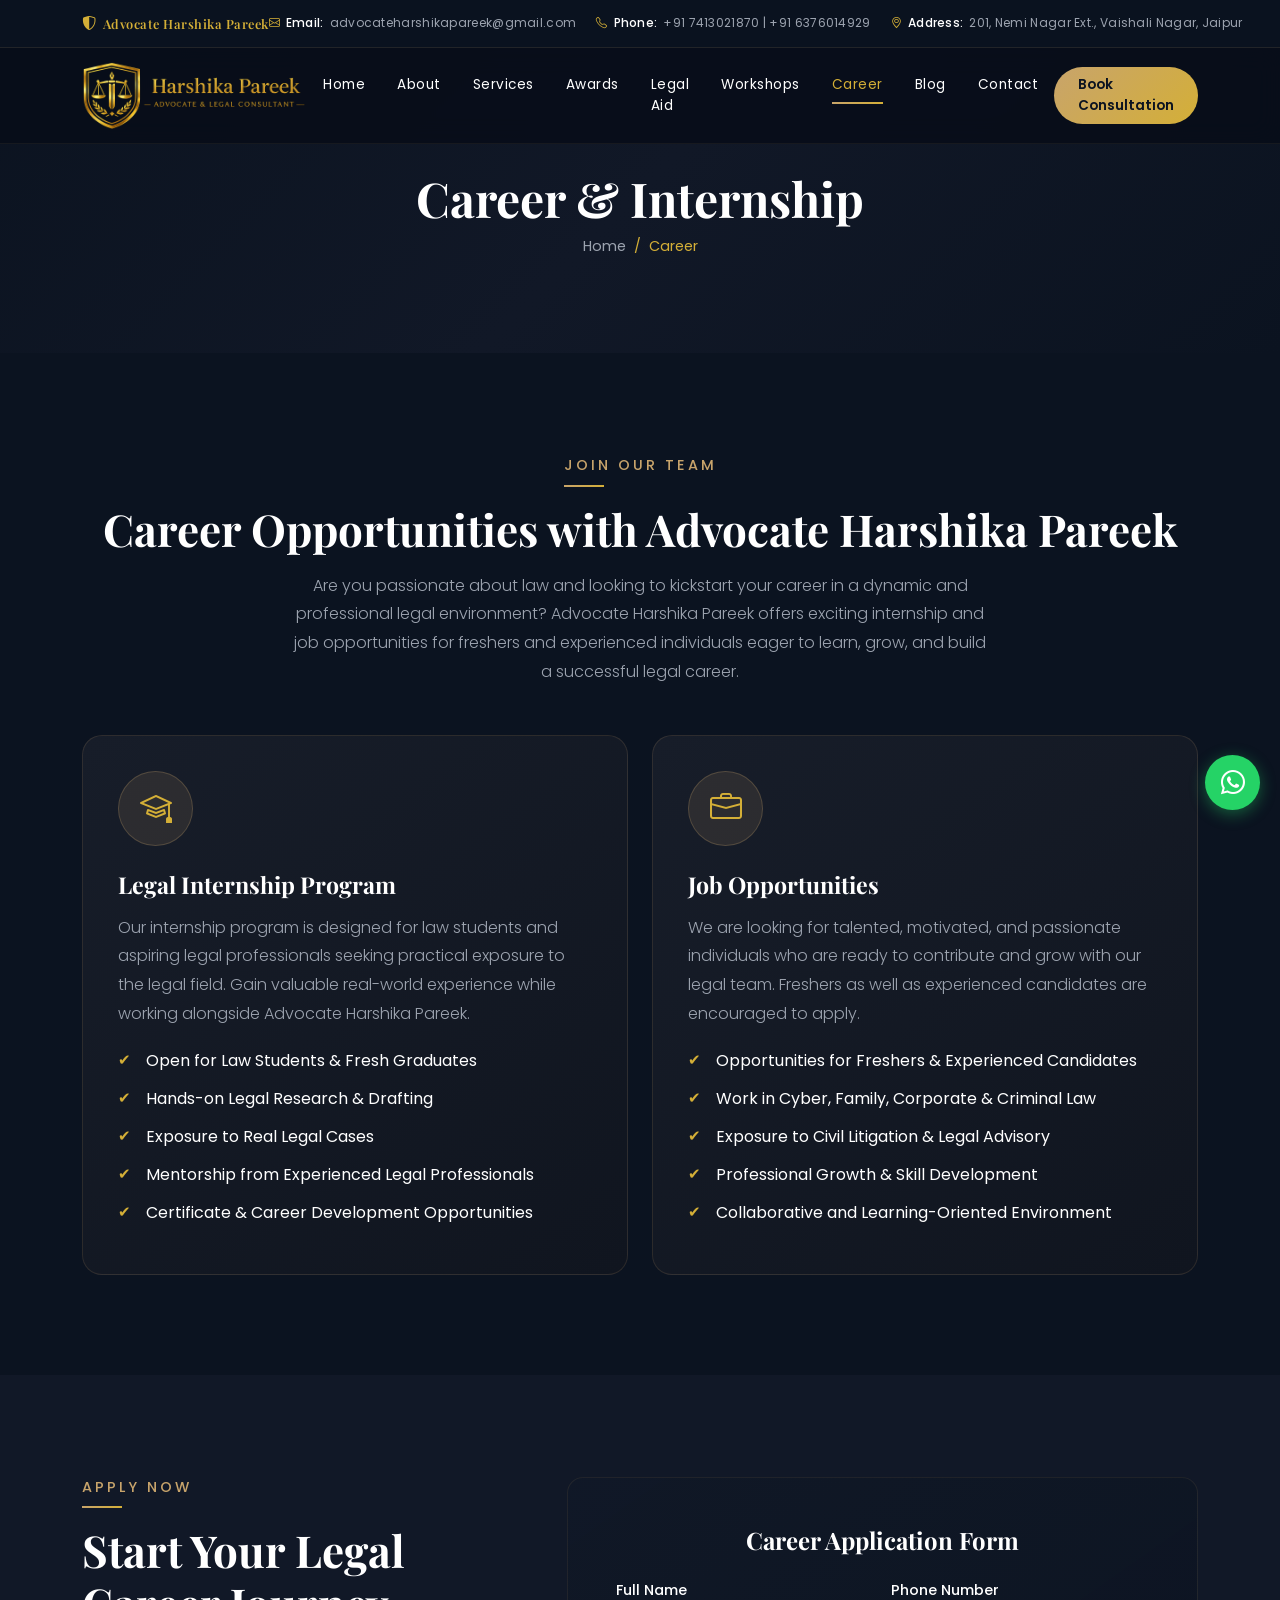
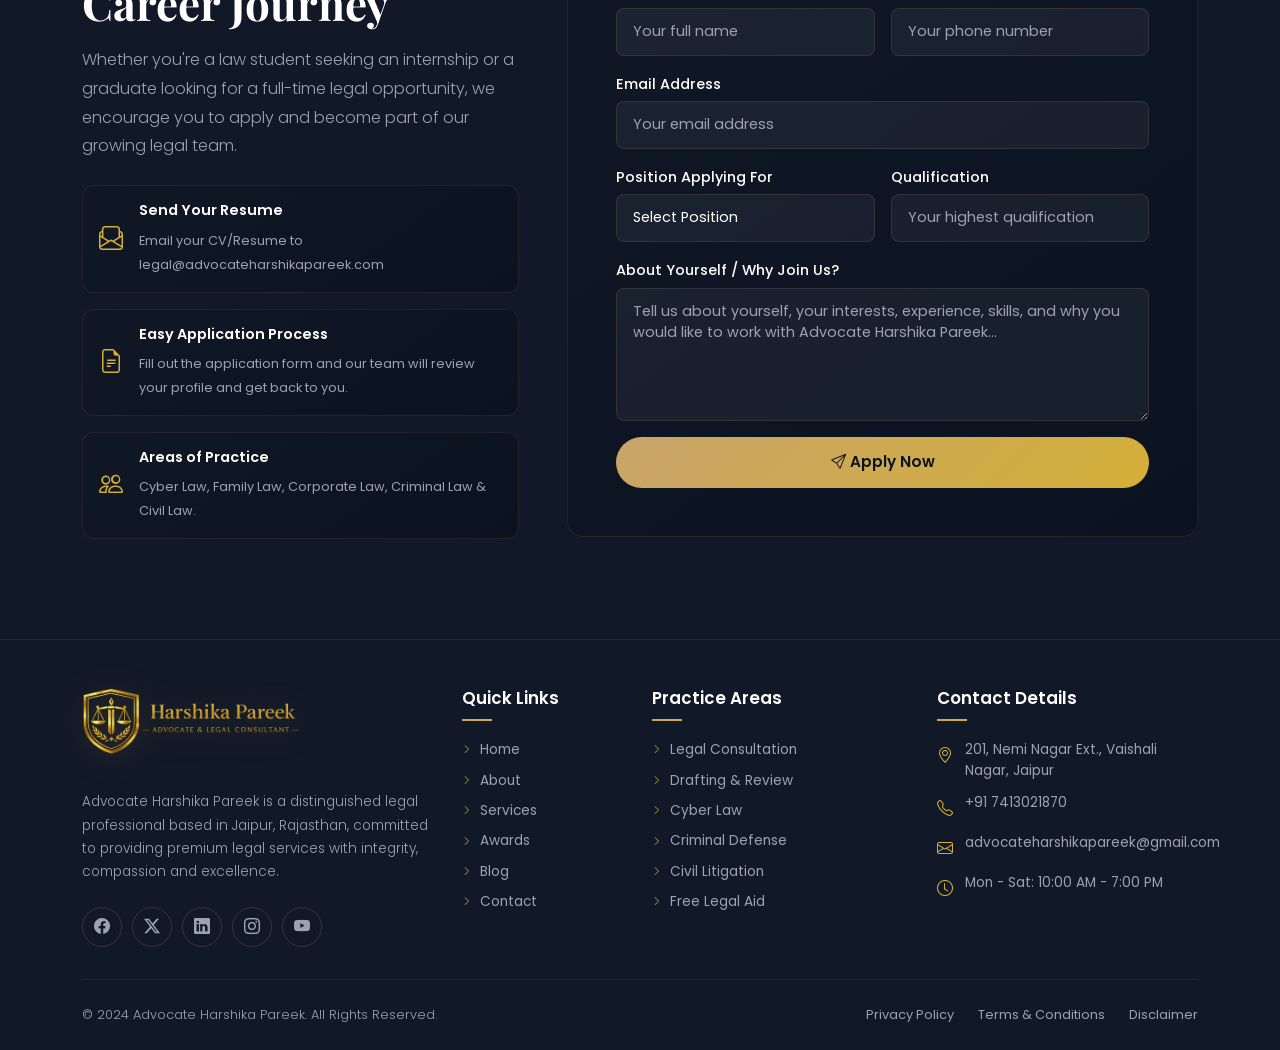
<file: career.html>
<!DOCTYPE html>
<html lang="en">

<head>
    <meta charset="UTF-8">
    <meta name="viewport" content="width=device-width, initial-scale=1.0">
    <meta name="description"
        content="Career & Internship Opportunities at Advocate Harshika Pareek's law chamber in Jaipur. Apply for internships and legal positions.">
    <title>Career | Advocate Harshika Pareek</title>
    <link href="https://cdn.jsdelivr.net/npm/bootstrap@5.3.7/dist/css/bootstrap.min.css" rel="stylesheet">
    <link href="https://cdn.jsdelivr.net/npm/bootstrap-icons@1.11.3/font/bootstrap-icons.css" rel="stylesheet">
    <link
        href="https://fonts.googleapis.com/css2?family=Playfair+Display:wght@400;500;600;700&family=Poppins:wght@300;400;500;600;700&display=swap"
        rel="stylesheet">
    <link href="https://cdn.jsdelivr.net/npm/aos@2.3.4/dist/aos.css" rel="stylesheet">
    <link href="https://cdn.jsdelivr.net/npm/swiper@11/swiper-bundle.min.css" rel="stylesheet">
    <link href="assets/css/style.css" rel="stylesheet">
    <link rel="icon" type="image/svg+xml"
        href="data:image/svg+xml,%3Csvg xmlns='http://www.w3.org/2000/svg' viewBox='0 0 100 100'%3E%3Crect width='100' height='100' rx='20' fill='%230B1320'/%3E%3Ctext x='50' y='68' font-size='50' text-anchor='middle' fill='%23D4AF37' font-family='serif'%3E⚖%3C/text%3E%3C/svg%3E">
</head>

<body>

    <div id="header"></div>

    <section class="page-header">
        <div class="container">
            <h1 data-aos="fade-up">Career & Internship</h1>
            <nav aria-label="breadcrumb" data-aos="fade-up" data-aos-delay="100">
                <ol class="breadcrumb">
                    <li class="breadcrumb-item"><a href="index.html">Home</a></li>
                    <li class="breadcrumb-item active">Career</li>
                </ol>
            </nav>
        </div>
    </section>

    <section class="about-page-section section-padding">
        <div class="container">

            <div class="text-center mb-5" data-aos="fade-up">
                <span class="section-subtitle">Join Our Team</span>
                <h2 class="section-title">Career Opportunities with Advocate Harshika Pareek</h2>
                <p class=" mx-auto" style="max-width:700px;">
                    Are you passionate about law and looking to kickstart your career in a dynamic
                    and professional legal environment? Advocate Harshika Pareek offers exciting
                    internship and job opportunities for freshers and experienced individuals eager
                    to learn, grow, and build a successful legal career.
                </p>
            </div>

            <div class="row g-4">

                <div class="col-md-6" data-aos="fade-up" data-aos-delay="100">
                    <div class="career-card">
                        <div class="icon">
                            <i class="bi bi-mortarboard"></i>
                        </div>

                        <h5>Legal Internship Program</h5>

                        <p>
                            Our internship program is designed for law students and aspiring legal
                            professionals seeking practical exposure to the legal field. Gain
                            valuable real-world experience while working alongside Advocate Harshika Pareek.
                        </p>

                        <ul>
                            <li>Open for Law Students & Fresh Graduates</li>
                            <li>Hands-on Legal Research & Drafting</li>
                            <li>Exposure to Real Legal Cases</li>
                            <li>Mentorship from Experienced Legal Professionals</li>
                            <li>Certificate & Career Development Opportunities</li>
                        </ul>
                    </div>
                </div>

                <div class="col-md-6" data-aos="fade-up" data-aos-delay="200">
                    <div class="career-card">
                        <div class="icon">
                            <i class="bi bi-briefcase"></i>
                        </div>

                        <h5>Job Opportunities</h5>

                        <p>
                            We are looking for talented, motivated, and passionate individuals who
                            are ready to contribute and grow with our legal team. Freshers as well
                            as experienced candidates are encouraged to apply.
                        </p>

                        <ul>
                            <li>Opportunities for Freshers & Experienced Candidates</li>
                            <li>Work in Cyber, Family, Corporate & Criminal Law</li>
                            <li>Exposure to Civil Litigation & Legal Advisory</li>
                            <li>Professional Growth & Skill Development</li>
                            <li>Collaborative and Learning-Oriented Environment</li>
                        </ul>
                    </div>
                </div>

            </div>
        </div>
    </section>

    <section class="workshops-section section-padding">
        <div class="container">

            <div class="row g-5 align-items-center">

                <div class="col-lg-5" data-aos="fade-right">

                    <span class="section-subtitle">Apply Now</span>

                    <h2 class="section-title">
                        Start Your Legal Career Journey
                    </h2>

                    <p style="margin-bottom:1.5rem;">
                        Whether you're a law student seeking an internship or a graduate looking
                        for a full-time legal opportunity, we encourage you to apply and become
                        part of our growing legal team.
                    </p>

                    <div class="d-flex flex-column gap-3">

                        <div class="d-flex align-items-center gap-3 p-3"
                            style="background:var(--gradient-card);border-radius:12px;border:1px solid rgba(200,164,107,0.1);">

                            <i class="bi bi-envelope-paper" style="color:var(--gold);font-size:1.5rem;"></i>

                            <div>
                                <h6 style="font-family:var(--font-body);font-weight:600;font-size:0.9rem;">
                                    Send Your Resume
                                </h6>

                                <span style="font-size:0.8rem;color:var(--text-muted);">
                                    Email your CV/Resume to
                                    legal@advocateharshikapareek.com
                                </span>
                            </div>
                        </div>

                        <div class="d-flex align-items-center gap-3 p-3"
                            style="background:var(--gradient-card);border-radius:12px;border:1px solid rgba(200,164,107,0.1);">

                            <i class="bi bi-file-earmark-text" style="color:var(--gold);font-size:1.5rem;"></i>

                            <div>
                                <h6 style="font-family:var(--font-body);font-weight:600;font-size:0.9rem;">
                                    Easy Application Process
                                </h6>

                                <span style="font-size:0.8rem;color:var(--text-muted);">
                                    Fill out the application form and our team will
                                    review your profile and get back to you.
                                </span>
                            </div>
                        </div>

                        <div class="d-flex align-items-center gap-3 p-3"
                            style="background:var(--gradient-card);border-radius:12px;border:1px solid rgba(200,164,107,0.1);">

                            <i class="bi bi-people" style="color:var(--gold);font-size:1.5rem;"></i>

                            <div>
                                <h6 style="font-family:var(--font-body);font-weight:600;font-size:0.9rem;">
                                    Areas of Practice
                                </h6>

                                <span style="font-size:0.8rem;color:var(--text-muted);">
                                    Cyber Law, Family Law, Corporate Law, Criminal
                                    Law & Civil Law.
                                </span>
                            </div>
                        </div>

                    </div>

                </div>

                <div class="col-lg-7" data-aos="fade-left">

                    <div class="legal-aid-form">

                        <h4 style="font-family:var(--font-heading);margin-bottom:1.5rem;text-align:center;">
                            Career Application Form
                        </h4>

                        <form>

                            <div class="row g-3">

                                <div class="col-md-6">
                                    <label class="form-label">Full Name</label>
                                    <input type="text" class="form-control" placeholder="Your full name" required>
                                </div>

                                <div class="col-md-6">
                                    <label class="form-label">Phone Number</label>
                                    <input type="tel" class="form-control" placeholder="Your phone number" required>
                                </div>

                                <div class="col-12">
                                    <label class="form-label">Email Address</label>
                                    <input type="email" class="form-control" placeholder="Your email address" required>
                                </div>

                                <div class="col-md-6">
                                    <label class="form-label">Position Applying For</label>

                                    <select class="form-control" required>
                                        <option value="">Select Position</option>
                                        <option>Legal Intern</option>
                                        <option>Junior Associate</option>
                                        <option>Legal Research Assistant</option>
                                        <option>Corporate Law Associate</option>
                                        <option>Criminal Law Associate</option>
                                        <option>Family Law Associate</option>
                                        <option>Cyber Law Associate</option>
                                        <option>Civil Law Associate</option>
                                    </select>
                                </div>

                                <div class="col-md-6">
                                    <label class="form-label">Qualification</label>
                                    <input type="text" class="form-control" placeholder="Your highest qualification">
                                </div>

                                <div class="col-12">
                                    <label class="form-label">
                                        About Yourself / Why Join Us?
                                    </label>

                                    <textarea class="form-control"
                                        placeholder="Tell us about yourself, your interests, experience, skills, and why you would like to work with Advocate Harshika Pareek..."
                                        rows="5"></textarea>
                                </div>

                                <div class="col-12 text-center mt-3">
                                    <button type="submit" class="form-submit-btn w-100">
                                        <i class="bi bi-send"></i>
                                        Apply Now
                                    </button>
                                </div>

                            </div>

                        </form>

                    </div>

                </div>

            </div>

        </div>
    </section>

    <div id="footer"></div>

    <script src="https://cdn.jsdelivr.net/npm/bootstrap@5.3.7/dist/js/bootstrap.bundle.min.js"></script>
    <script src="https://cdn.jsdelivr.net/npm/swiper@11/swiper-bundle.min.js"></script>
    <script src="https://cdn.jsdelivr.net/npm/aos@2.3.4/dist/aos.js"></script>
    <script src="assets/js/main.js"></script>
    <script src="assets/js/includes.js"></script>
</body>

</html>
</file>
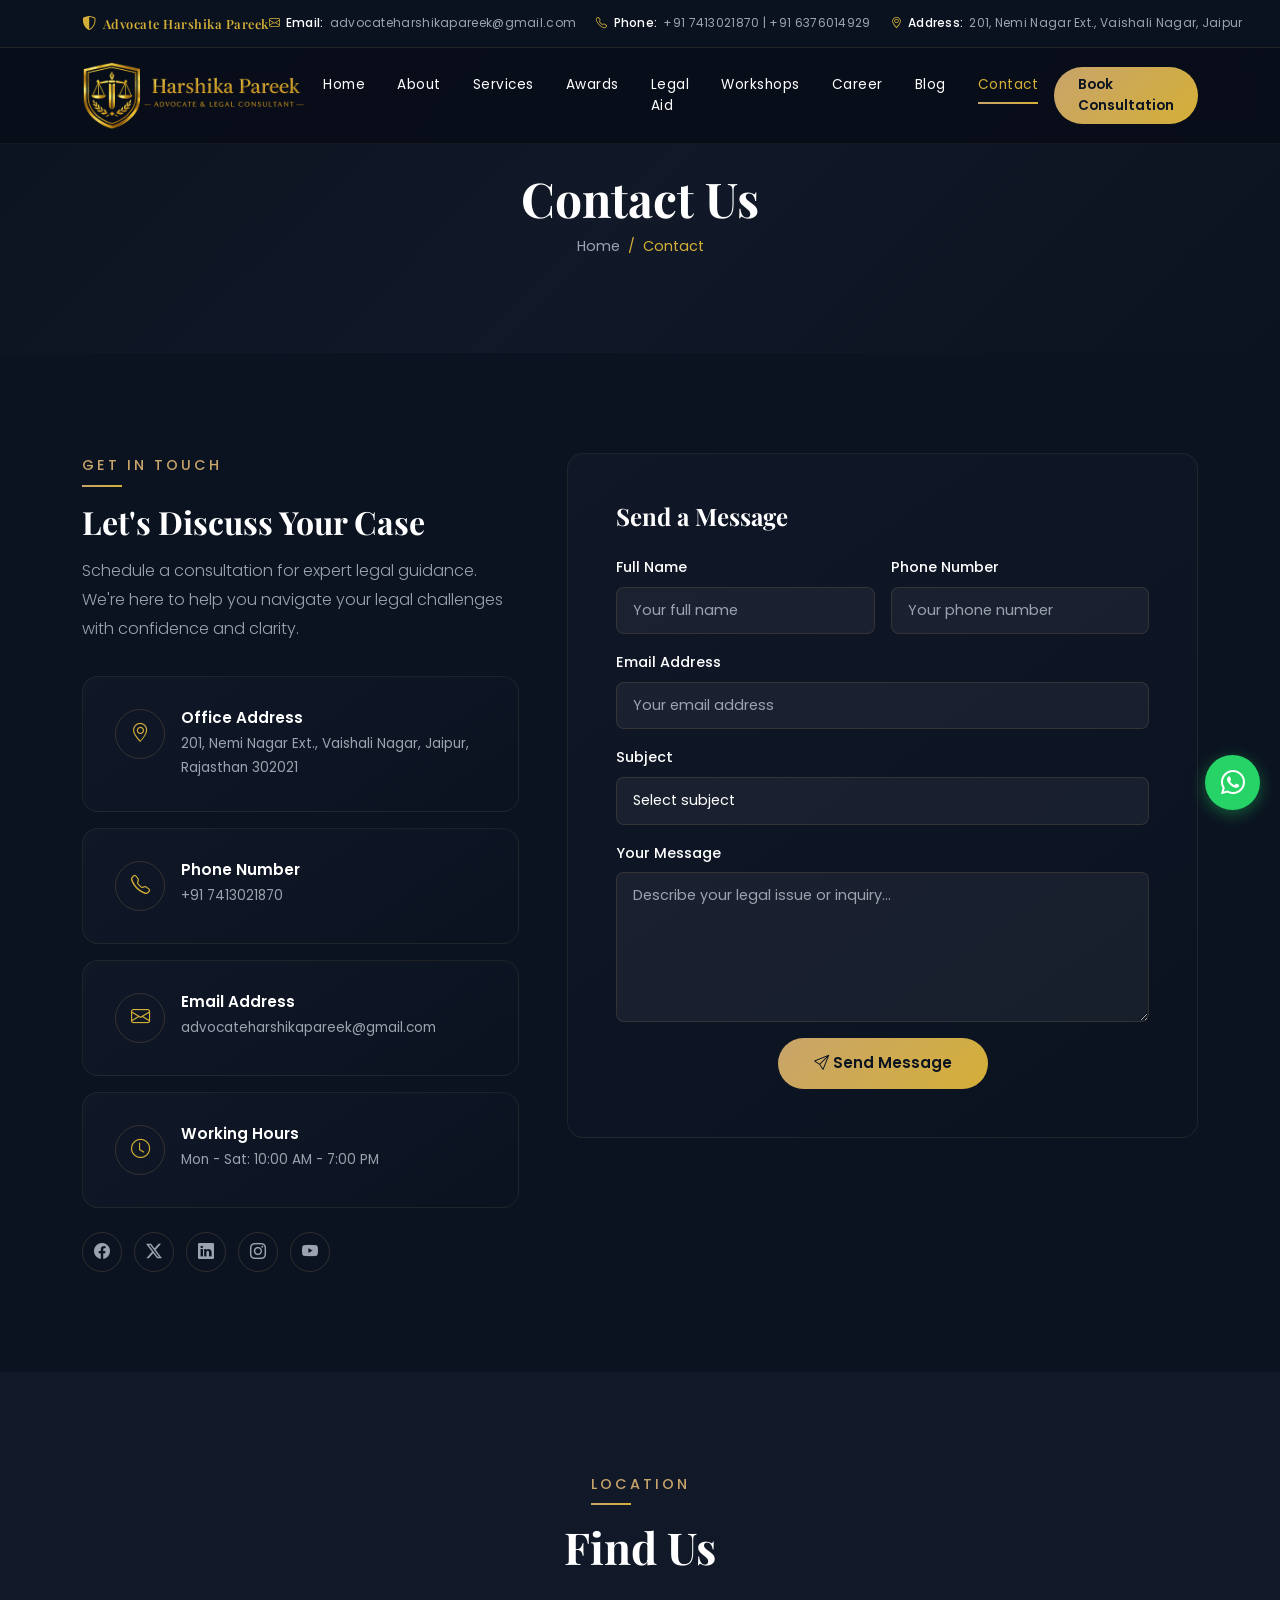
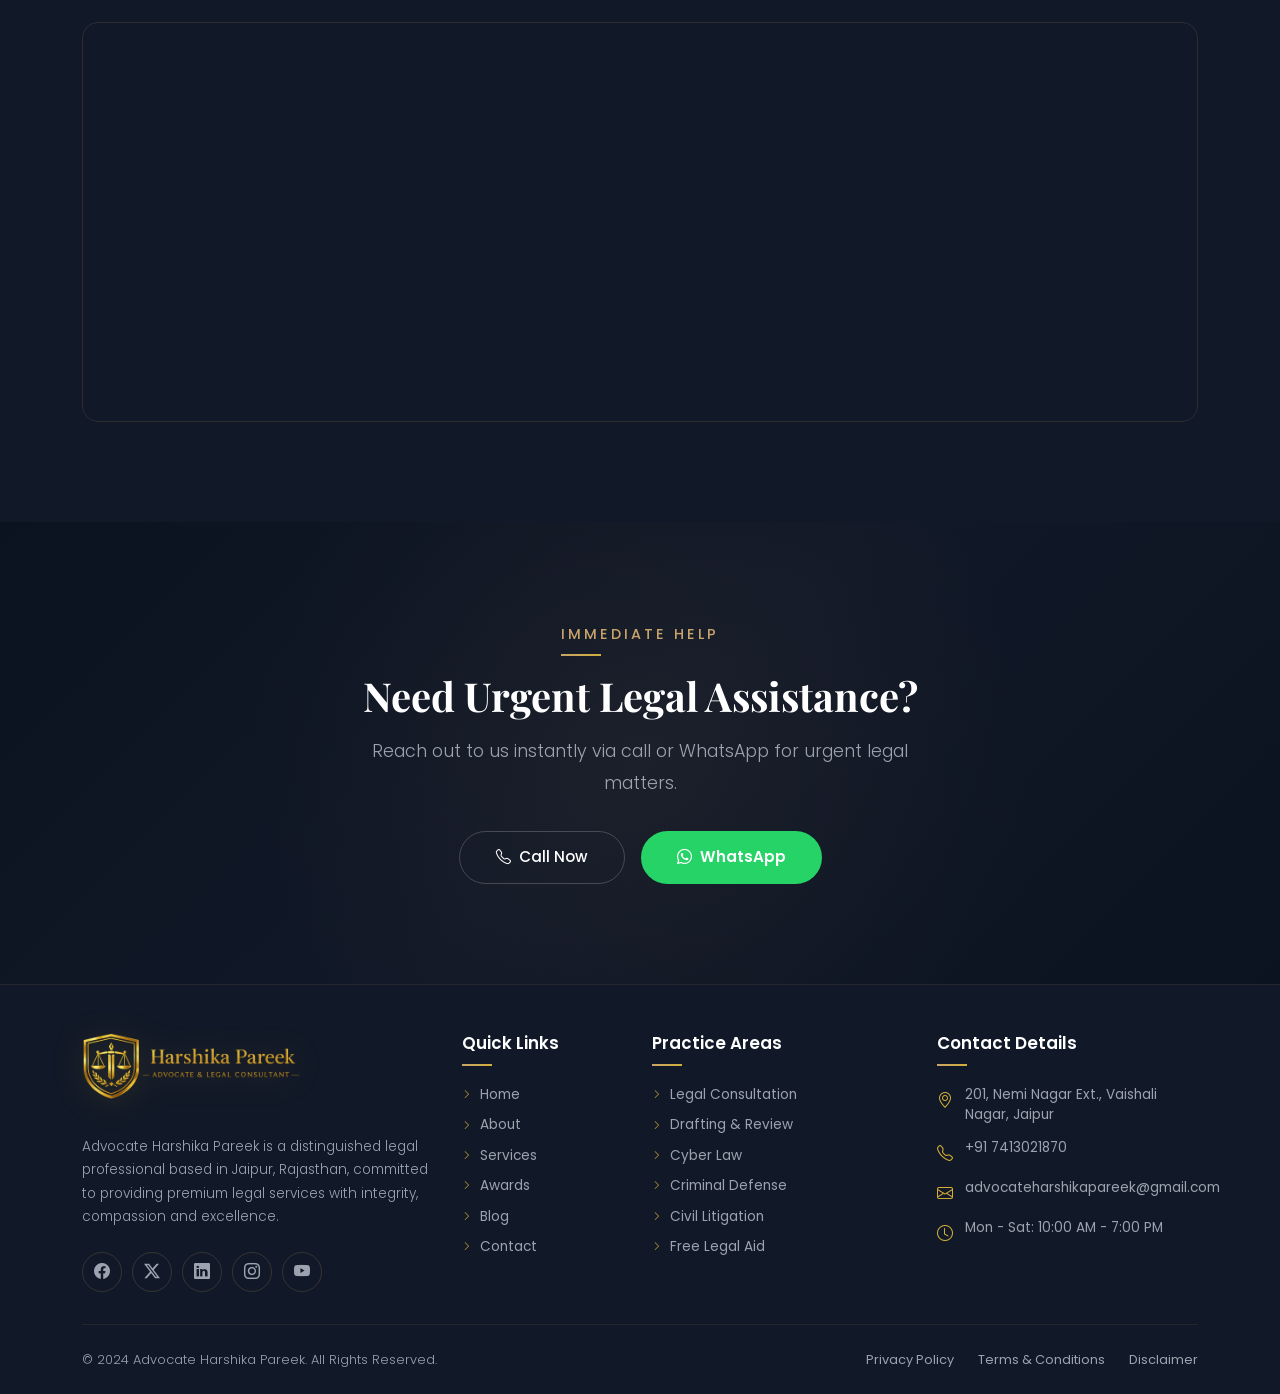
<file: contact.html>
<!DOCTYPE html>
<html lang="en">

<head>
    <meta charset="UTF-8">
    <meta name="viewport" content="width=device-width, initial-scale=1.0">
    <meta name="description"
        content="Contact Advocate Harshika Pareek in Jaipur, Rajasthan. Book a consultation, call, email, or WhatsApp for legal assistance.">
    <title>Contact | Advocate Harshika Pareek</title>
    <link href="https://cdn.jsdelivr.net/npm/bootstrap@5.3.7/dist/css/bootstrap.min.css" rel="stylesheet">
    <link href="https://cdn.jsdelivr.net/npm/bootstrap-icons@1.11.3/font/bootstrap-icons.css" rel="stylesheet">
    <link
        href="https://fonts.googleapis.com/css2?family=Playfair+Display:wght@400;500;600;700&family=Poppins:wght@300;400;500;600;700&display=swap"
        rel="stylesheet">
    <link href="https://cdn.jsdelivr.net/npm/aos@2.3.4/dist/aos.css" rel="stylesheet">
    <link href="https://cdn.jsdelivr.net/npm/swiper@11/swiper-bundle.min.css" rel="stylesheet">
    <link href="assets/css/style.css" rel="stylesheet">
    <link rel="icon" type="image/svg+xml"
        href="data:image/svg+xml,%3Csvg xmlns='http://www.w3.org/2000/svg' viewBox='0 0 100 100'%3E%3Crect width='100' height='100' rx='20' fill='%230B1320'/%3E%3Ctext x='50' y='68' font-size='50' text-anchor='middle' fill='%23D4AF37' font-family='serif'%3E⚖%3C/text%3E%3C/svg%3E">
</head>

<body>

    <div id="header"></div>

    <section class="page-header">
        <div class="container">
            <h1 data-aos="fade-up">Contact Us</h1>
            <nav aria-label="breadcrumb" data-aos="fade-up" data-aos-delay="100">
                <ol class="breadcrumb">
                    <li class="breadcrumb-item"><a href="index.html">Home</a></li>
                    <li class="breadcrumb-item active">Contact</li>
                </ol>
            </nav>
        </div>
    </section>

    <section class="about-page-section section-padding">
        <div class="container">
            <div class="row g-5">
                <div class="col-lg-5" data-aos="fade-right">
                    <span class="section-subtitle">Get In Touch</span>
                    <h2 class="section-title" style="font-size:2rem;">Let's Discuss Your Case</h2>
                    <p style="margin-bottom:2rem;">Schedule a consultation for expert legal guidance. We're here to help
                        you navigate your legal challenges with confidence and clarity.</p>
                    <div class="d-flex flex-column gap-3 mb-4">
                        <div class="contact-info-card">
                            <div class="contact-info-icon"><i class="bi bi-geo-alt"></i></div>
                            <div class="contact-info-text">
                                <h6>Office Address</h6>
                                <span>201, Nemi Nagar Ext., Vaishali Nagar, Jaipur, Rajasthan 302021</span>
                            </div>
                        </div>
                        <div class="contact-info-card">
                            <div class="contact-info-icon"><i class="bi bi-telephone"></i></div>
                            <div class="contact-info-text">
                                <h6>Phone Number</h6>
                                <span>+91 7413021870</span>
                            </div>
                        </div>
                        <div class="contact-info-card">
                            <div class="contact-info-icon"><i class="bi bi-envelope"></i></div>
                            <div class="contact-info-text">
                                <h6>Email Address</h6>
                                <span>advocateharshikapareek@gmail.com</span>
                            </div>
                        </div>
                        <div class="contact-info-card">
                            <div class="contact-info-icon"><i class="bi bi-clock"></i></div>
                            <div class="contact-info-text">
                                <h6>Working Hours</h6>
                                <span>Mon - Sat: 10:00 AM - 7:00 PM</span>
                            </div>
                        </div>
                    </div>
                    <div class="contant-social-i">
                        <a href="#" aria-label="Facebook"><i class="bi bi-facebook"></i></a>
                        <a href="#" aria-label="Twitter"><i class="bi bi-twitter-x"></i></a>
                        <a href="#" aria-label="LinkedIn"><i class="bi bi-linkedin"></i></a>
                        <a href="#" aria-label="Instagram"><i class="bi bi-instagram"></i></a>
                        <a href="#" aria-label="YouTube"><i class="bi bi-youtube"></i></a>
                    </div>
                </div>
                <div class="col-lg-7" data-aos="fade-left">
                    <div class="contact-form">
                        <h4 style="font-family:var(--font-heading);margin-bottom:1.5rem;">Send a Message</h4>
                        <form>
                            <div class="row g-3">
                                <div class="col-md-6">
                                    <label class="form-label">Full Name</label>
                                    <input type="text" class="form-control" placeholder="Your full name" required>
                                </div>
                                <div class="col-md-6">
                                    <label class="form-label">Phone Number</label>
                                    <input type="tel" class="form-control" placeholder="Your phone number" required>
                                </div>
                                <div class="col-12">
                                    <label class="form-label">Email Address</label>
                                    <input type="email" class="form-control" placeholder="Your email address" required>
                                </div>
                                <div class="col-12">
                                    <label class="form-label">Subject</label>
                                    <select class="form-control" required>
                                        <option value="">Select subject</option>
                                        <option>Criminal Law</option>
                                        <option>Family Law</option>
                                        <option>Cyber Law</option>
                                        <option>Corporate Law</option>
                                        <option>Civil Litigation</option>
                                        <option>Free Legal Aid</option>
                                        <option>Workshop Inquiry</option>
                                        <option>Other</option>
                                    </select>
                                </div>
                                <div class="col-12">
                                    <label class="form-label">Your Message</label>
                                    <textarea class="form-control" placeholder="Describe your legal issue or inquiry..."
                                        required></textarea>
                                </div>
                                <div class="col-12 text-center mt-3">
                                    <button type="submit" class="form-submit-btn"><i class="bi bi-send"></i> Send
                                        Message</button>
                                </div>
                            </div>
                        </form>
                    </div>
                </div>
            </div>
        </div>
    </section>

    <section class="workshops-section section-padding">
        <div class="container">
            <div class="text-center mb-5" data-aos="fade-up">
                <span class="section-subtitle">Location</span>
                <h2 class="section-title">Find Us</h2>
            </div>
            <div class="map-container" data-aos="fade-up">
                <iframe
                    src="https://www.google.com/maps/embed?pb=!1m18!1m12!1m3!1d3557.598040107178!2d75.72772897522458!3d26.916249176645024!2m3!1f0!2f0!3f0!3m2!1i1024!2i768!4f13.1!3m3!1m2!1s0x396db35938d9a39b%3A0x48c834ede29d2451!2s201%2C%20Nemi%20Nagar%20Extension%2C%20Vaishali%20Nagar%2C%20Jaipur%2C%20Rajasthan%20302021!5e0!3m2!1sen!2sin!4v1781938772208!5m2!1sen!2sin"
                    allowfullscreen="" loading="lazy" referrerpolicy="no-referrer-when-downgrade">
                </iframe>
            </div>
        </div>
    </section>

    <section class="cta-section section-padding">
        <div class="container text-center" data-aos="fade-up">
            <span class="section-subtitle">Immediate Help</span>
            <h2 class="section-title">Need Urgent Legal Assistance?</h2>
            <p class="mx-auto" style="max-width:550px;">Reach out to us instantly via call or WhatsApp for urgent legal
                matters.</p>
            <div class="cta-buttons">
                <a href="tel:+917413021870" class="btn-call"><i class="bi bi-telephone"></i> Call Now</a>
                <a href="https://wa.me/917413021870" target="_blank" rel="noopener noreferrer" class="btn-whatsapp"><i
                        class="bi bi-whatsapp"></i> WhatsApp</a>
            </div>
        </div>
    </section>

    <div id="footer"></div>

    <script src="https://cdn.jsdelivr.net/npm/bootstrap@5.3.7/dist/js/bootstrap.bundle.min.js"></script>
    <script src="https://cdn.jsdelivr.net/npm/swiper@11/swiper-bundle.min.js"></script>
    <script src="https://cdn.jsdelivr.net/npm/aos@2.3.4/dist/aos.js"></script>
    <script src="assets/js/main.js"></script>
    <script src="assets/js/includes.js"></script>
</body>

</html>
</file>
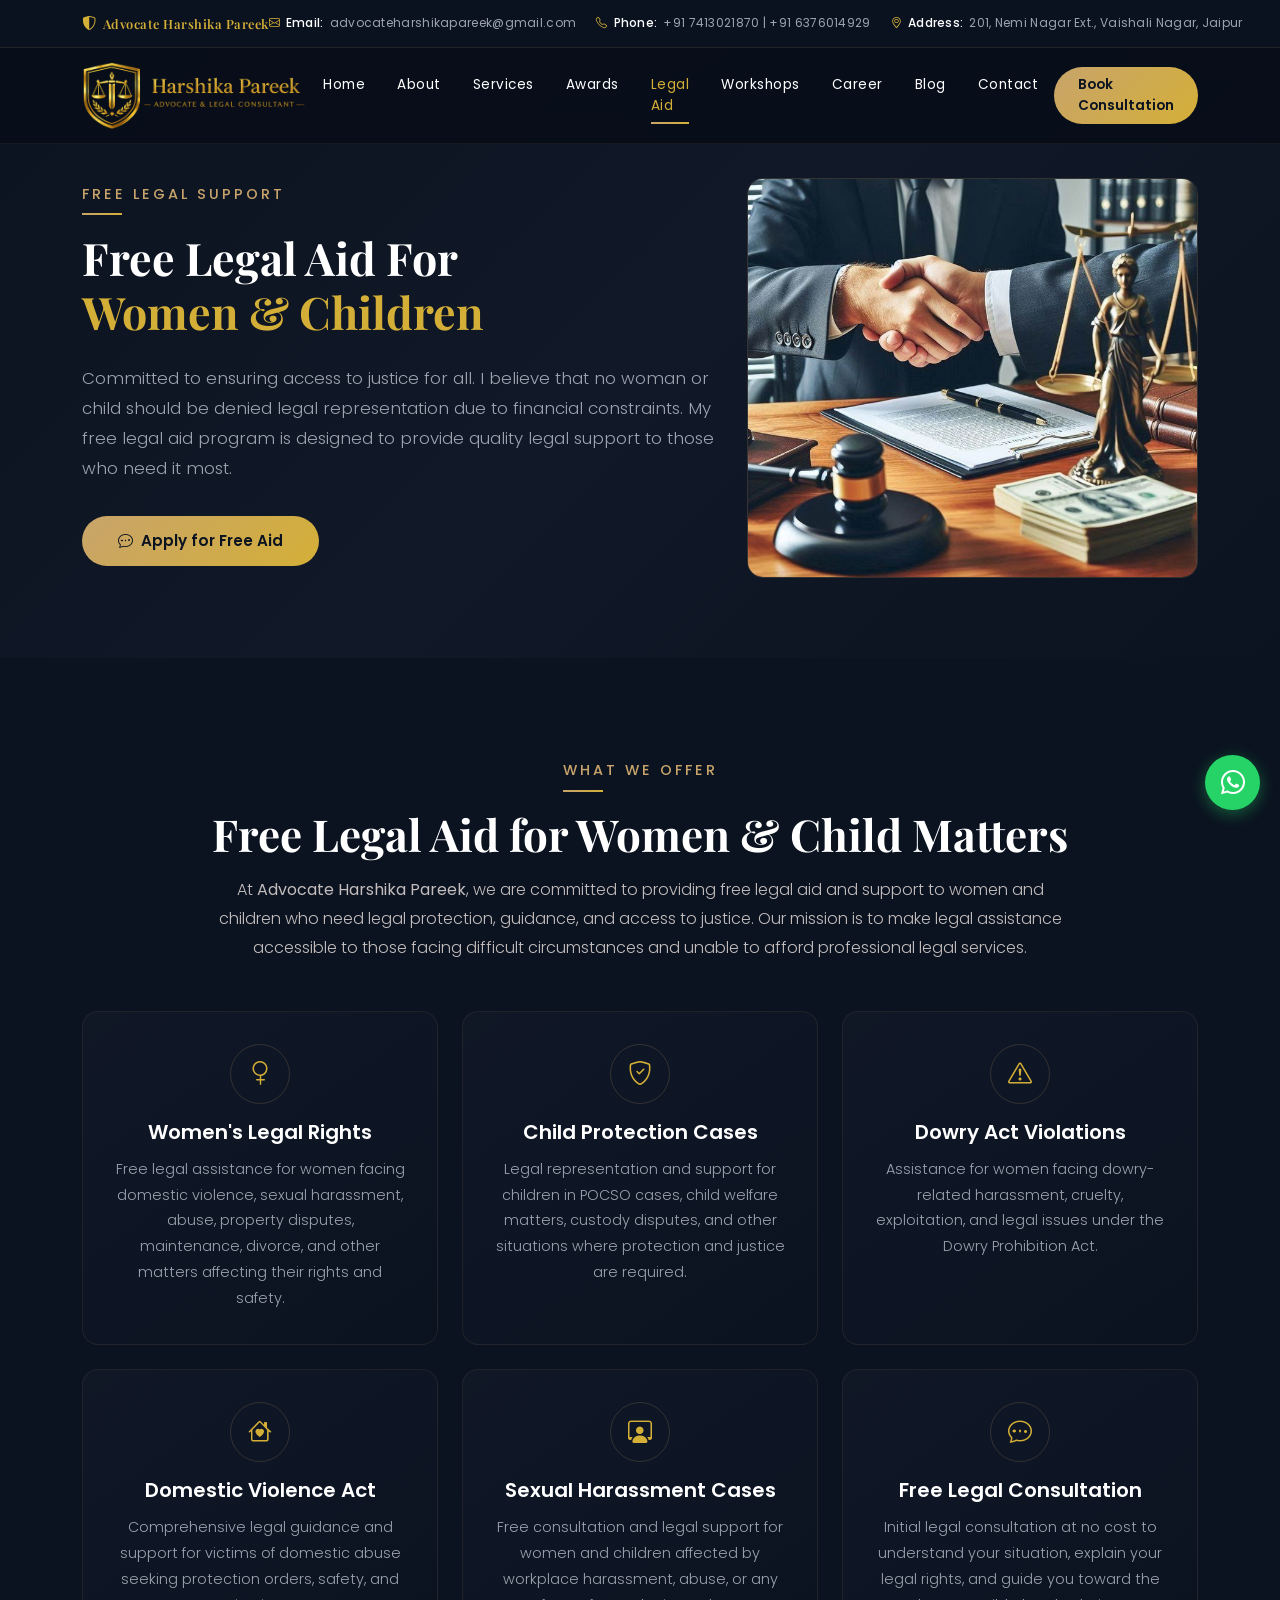
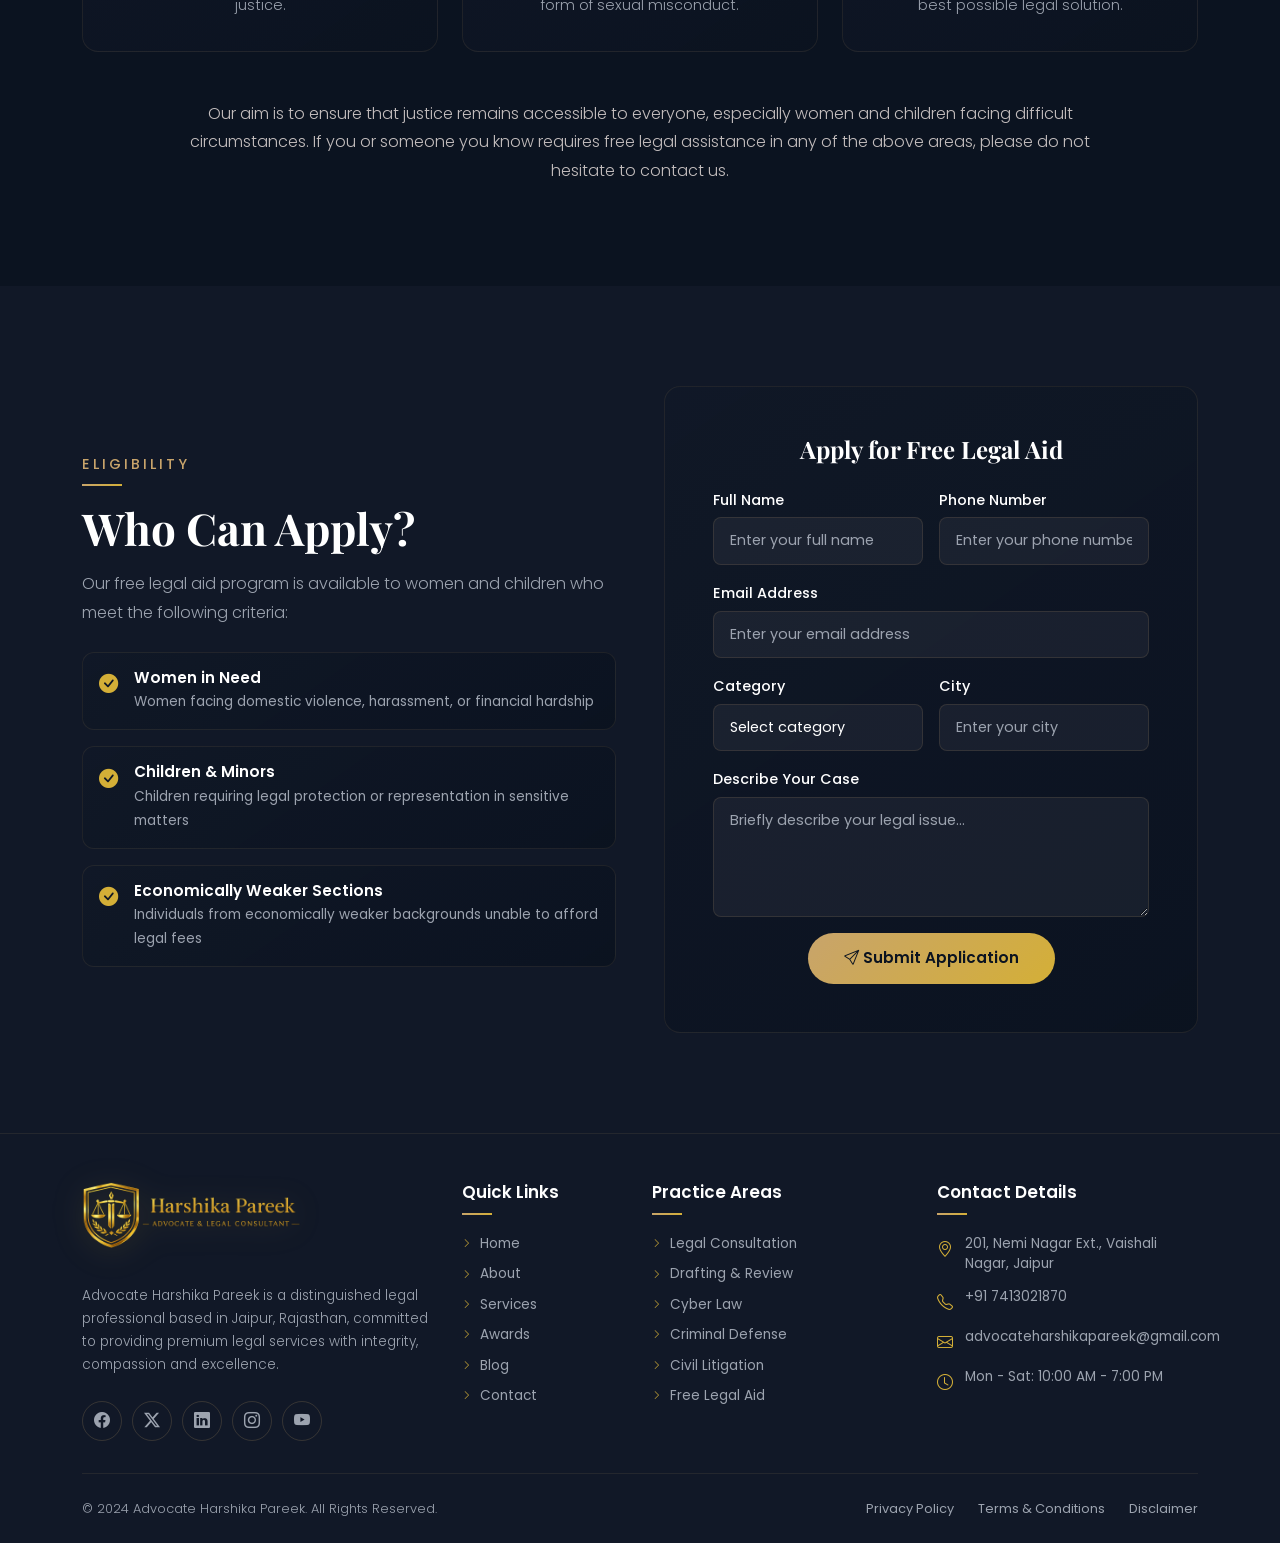
<file: free-legal-aid.html>
<!DOCTYPE html>
<html lang="en">

<head>
    <meta charset="UTF-8">
    <meta name="viewport" content="width=device-width, initial-scale=1.0">
    <meta name="description"
        content="Free Legal Aid for Women and Children - Advocate Harshika Pareek offers pro-bono legal services and free consultations.">
    <title>Free Legal Aid | Advocate Harshika Pareek</title>
    <link href="https://cdn.jsdelivr.net/npm/bootstrap@5.3.7/dist/css/bootstrap.min.css" rel="stylesheet">
    <link href="https://cdn.jsdelivr.net/npm/bootstrap-icons@1.11.3/font/bootstrap-icons.css" rel="stylesheet">
    <link
        href="https://fonts.googleapis.com/css2?family=Playfair+Display:wght@400;500;600;700&family=Poppins:wght@300;400;500;600;700&display=swap"
        rel="stylesheet">
    <link href="https://cdn.jsdelivr.net/npm/aos@2.3.4/dist/aos.css" rel="stylesheet">
    <link href="https://cdn.jsdelivr.net/npm/swiper@11/swiper-bundle.min.css" rel="stylesheet">
    <link href="assets/css/style.css" rel="stylesheet">
    <link rel="icon" type="image/svg+xml"
        href="data:image/svg+xml,%3Csvg xmlns='http://www.w3.org/2000/svg' viewBox='0 0 100 100'%3E%3Crect width='100' height='100' rx='20' fill='%230B1320'/%3E%3Ctext x='50' y='68' font-size='50' text-anchor='middle' fill='%23D4AF37' font-family='serif'%3E⚖%3C/text%3E%3C/svg%3E">
</head>

<body>

    <div id="header"></div>

    <section class="legal-aid-hero">
        <div class="container">
            <div class="row align-items-center">
                <div class="col-lg-7" data-aos="fade-right">
                    <span class="section-subtitle">Free Legal Support</span>
                    <h1 style="font-family:var(--font-heading);font-size:2.8rem;font-weight:700;margin-bottom:1.5rem;">
                        Free Legal Aid For<br><span style="color:var(--gold);">Women & Children</span></h1>
                    <p style="font-size:1.05rem;color:var(--text-muted);line-height:1.8;margin-bottom:2rem;">Committed
                        to ensuring access to justice for all. I believe that no woman or child should be denied legal
                        representation due to financial constraints. My free legal aid program is designed to provide
                        quality legal support to those who need it most.</p>
                    <a href="#aid-form" class="btn-primary-gold"><i class="bi bi-chat-dots"></i> Apply for Free Aid</a>
                </div>
                <div class="col-lg-5 pt-2" data-aos="fade-left">
                    <div
                        style="width:100%;height:400px;border-radius:16px;border:1px solid rgba(200,164,107,0.2);overflow:hidden;">
                        <div
                            style="width:100%;height:100%;background:linear-gradient(145deg, rgba(200,164,107,0.08), rgba(17,24,39,0.9));display:flex;flex-direction:column;align-items:center;justify-content:center;gap:1rem;">
                            <img class="" src="images/legal-aid_2.jpg" alt="Legal Aid Support"
                                style="width:100%;height:100%;object-fit:cover;">
                        </div>
                    </div>
                </div>
            </div>
        </div>
    </section>

    <section class="about-page-section section-padding">
        <div class="container">

            <div class="text-center mb-5" data-aos="fade-up">
                <span class="section-subtitle">What We Offer</span>
                <h2 class="section-title">Free Legal Aid for Women & Child Matters</h2>
                <p class="mt-3" style="max-width:850px; margin:auto; color:#c3bdbd;">
                    At <strong>Advocate Harshika Pareek</strong>, we are committed to providing
                    free legal aid and support to women and children who need legal protection,
                    guidance, and access to justice. Our mission is to make legal assistance
                    accessible to those facing difficult circumstances and unable to afford
                    professional legal services.
                </p>
            </div>

            <div class="row g-4">

                <div class="col-md-6 col-lg-4" data-aos="fade-up" data-aos-delay="100">
                    <div class="legal-aid-card h-100">
                        <div class="icon">
                            <i class="bi bi-gender-female"></i>
                        </div>
                        <h5 style="font-family:var(--font-body);font-weight:600;margin-bottom:0.8rem;">
                            Women's Legal Rights
                        </h5>
                        <p style="font-size:0.9rem;margin-bottom:0;">
                            Free legal assistance for women facing domestic violence,
                            sexual harassment, abuse, property disputes, maintenance,
                            divorce, and other matters affecting their rights and safety.
                        </p>
                    </div>
                </div>

                <div class="col-md-6 col-lg-4" data-aos="fade-up" data-aos-delay="200">
                    <div class="legal-aid-card h-100">
                        <div class="icon">
                            <i class="bi bi-shield-check"></i>
                        </div>
                        <h5 style="font-family:var(--font-body);font-weight:600;margin-bottom:0.8rem;">
                            Child Protection Cases
                        </h5>
                        <p style="font-size:0.9rem;margin-bottom:0;">
                            Legal representation and support for children in
                            POCSO cases, child welfare matters, custody disputes,
                            and other situations where protection and justice are required.
                        </p>
                    </div>
                </div>

                <div class="col-md-6 col-lg-4" data-aos="fade-up" data-aos-delay="300">
                    <div class="legal-aid-card h-100">
                        <div class="icon">
                            <i class="bi bi-exclamation-triangle"></i>
                        </div>
                        <h5 style="font-family:var(--font-body);font-weight:600;margin-bottom:0.8rem;">
                            Dowry Act Violations
                        </h5>
                        <p style="font-size:0.9rem;margin-bottom:0;">
                            Assistance for women facing dowry-related harassment,
                            cruelty, exploitation, and legal issues under the
                            Dowry Prohibition Act.
                        </p>
                    </div>
                </div>

                <div class="col-md-6 col-lg-4" data-aos="fade-up" data-aos-delay="400">
                    <div class="legal-aid-card h-100">
                        <div class="icon">
                            <i class="bi bi-house-heart"></i>
                        </div>
                        <h5 style="font-family:var(--font-body);font-weight:600;margin-bottom:0.8rem;">
                            Domestic Violence Act
                        </h5>
                        <p style="font-size:0.9rem;margin-bottom:0;">
                            Comprehensive legal guidance and support for victims of
                            domestic abuse seeking protection orders, safety, and justice.
                        </p>
                    </div>
                </div>

                <div class="col-md-6 col-lg-4" data-aos="fade-up" data-aos-delay="500">
                    <div class="legal-aid-card h-100">
                        <div class="icon">
                            <i class="bi bi-person-workspace"></i>
                        </div>
                        <h5 style="font-family:var(--font-body);font-weight:600;margin-bottom:0.8rem;">
                            Sexual Harassment Cases
                        </h5>
                        <p style="font-size:0.9rem;margin-bottom:0;">
                            Free consultation and legal support for women and children
                            affected by workplace harassment, abuse, or any form of
                            sexual misconduct.
                        </p>
                    </div>
                </div>

                <div class="col-md-6 col-lg-4" data-aos="fade-up" data-aos-delay="600">
                    <div class="legal-aid-card h-100">
                        <div class="icon">
                            <i class="bi bi-chat-dots"></i>
                        </div>
                        <h5 style="font-family:var(--font-body);font-weight:600;margin-bottom:0.8rem;">
                            Free Legal Consultation
                        </h5>
                        <p style="font-size:0.9rem;margin-bottom:0;">
                            Initial legal consultation at no cost to understand your
                            situation, explain your legal rights, and guide you toward
                            the best possible legal solution.
                        </p>
                    </div>
                </div>

            </div>

            <div class="text-center mt-5" data-aos="fade-up">
                <p style="max-width:900px;margin:auto;color:#c3bdbd;">
                    Our aim is to ensure that justice remains accessible to everyone,
                    especially women and children facing difficult circumstances.
                    If you or someone you know requires free legal assistance in any
                    of the above areas, please do not hesitate to contact us.
                </p>
            </div>

        </div>
    </section>

    <section class="workshops-section section-padding">
        <div class="container">
            <div class="row g-5 align-items-center">
                <div class="col-lg-6" data-aos="fade-right">
                    <span class="section-subtitle">Eligibility</span>
                    <h2 class="section-title">Who Can Apply?</h2>
                    <p style="margin-bottom:1.5rem;">Our free legal aid program is available to women and children who
                        meet the following criteria:</p>
                    <div style="display:flex;flex-direction:column;gap:1rem;">
                        <div class="d-flex align-items-start gap-3 p-3"
                            style="background:var(--gradient-card);border-radius:12px;border:1px solid rgba(200,164,107,0.1);">
                            <i class="bi bi-check-circle-fill"
                                style="color:var(--gold);font-size:1.2rem;margin-top:2px;"></i>
                            <div>
                                <h6
                                    style="font-family:var(--font-body);font-weight:600;font-size:0.95rem;margin-bottom:2px;">
                                    Women in Need</h6>
                                <span style="font-size:0.85rem;color:var(--text-muted);">Women facing domestic violence,
                                    harassment, or financial hardship</span>
                            </div>
                        </div>
                        <div class="d-flex align-items-start gap-3 p-3"
                            style="background:var(--gradient-card);border-radius:12px;border:1px solid rgba(200,164,107,0.1);">
                            <i class="bi bi-check-circle-fill"
                                style="color:var(--gold);font-size:1.2rem;margin-top:2px;"></i>
                            <div>
                                <h6
                                    style="font-family:var(--font-body);font-weight:600;font-size:0.95rem;margin-bottom:2px;">
                                    Children & Minors</h6>
                                <span style="font-size:0.85rem;color:var(--text-muted);">Children requiring legal
                                    protection or representation in sensitive matters</span>
                            </div>
                        </div>
                        <div class="d-flex align-items-start gap-3 p-3"
                            style="background:var(--gradient-card);border-radius:12px;border:1px solid rgba(200,164,107,0.1);">
                            <i class="bi bi-check-circle-fill"
                                style="color:var(--gold);font-size:1.2rem;margin-top:2px;"></i>
                            <div>
                                <h6
                                    style="font-family:var(--font-body);font-weight:600;font-size:0.95rem;margin-bottom:2px;">
                                    Economically Weaker Sections</h6>
                                <span style="font-size:0.85rem;color:var(--text-muted);">Individuals from economically
                                    weaker backgrounds unable to afford legal fees</span>
                            </div>
                        </div>
                    </div>
                </div>
                <div class="col-lg-6" data-aos="fade-left">
                    <div class="legal-aid-form" id="aid-form">
                        <h4 style="font-family:var(--font-heading);margin-bottom:1.5rem;text-align:center;">Apply for
                            Free Legal Aid</h4>
                        <form>
                            <div class="row g-3">
                                <div class="col-md-6">
                                    <label class="form-label">Full Name</label>
                                    <input type="text" class="form-control" placeholder="Enter your full name" required>
                                </div>
                                <div class="col-md-6">
                                    <label class="form-label">Phone Number</label>
                                    <input type="tel" class="form-control" placeholder="Enter your phone number"
                                        required>
                                </div>
                                <div class="col-12">
                                    <label class="form-label">Email Address</label>
                                    <input type="email" class="form-control" placeholder="Enter your email address">
                                </div>
                                <div class="col-md-6">
                                    <label class="form-label">Category</label>
                                    <select class="form-control" required>
                                        <option value="">Select category</option>
                                        <option>Women Rights</option>
                                        <option>Child Rights</option>
                                        <option>Domestic Violence</option>
                                        <option>POCSO Cases</option>
                                        <option>Other</option>
                                    </select>
                                </div>
                                <div class="col-md-6">
                                    <label class="form-label">City</label>
                                    <input type="text" class="form-control" placeholder="Enter your city">
                                </div>
                                <div class="col-12">
                                    <label class="form-label">Describe Your Case</label>
                                    <textarea class="form-control" placeholder="Briefly describe your legal issue..."
                                        required></textarea>
                                </div>
                                <div class="col-12 text-center mt-3">
                                    <button type="submit" class="form-submit-btn"><i class="bi bi-send"></i> Submit
                                        Application</button>
                                </div>
                            </div>
                        </form>
                    </div>
                </div>
            </div>
        </div>
    </section>

    <div id="footer"></div>

    <script src="https://cdn.jsdelivr.net/npm/bootstrap@5.3.7/dist/js/bootstrap.bundle.min.js"></script>
    <script src="https://cdn.jsdelivr.net/npm/swiper@11/swiper-bundle.min.js"></script>
    <script src="https://cdn.jsdelivr.net/npm/aos@2.3.4/dist/aos.js"></script>
    <script src="assets/js/main.js"></script>
    <script src="assets/js/includes.js"></script>
</body>

</html>
</file>
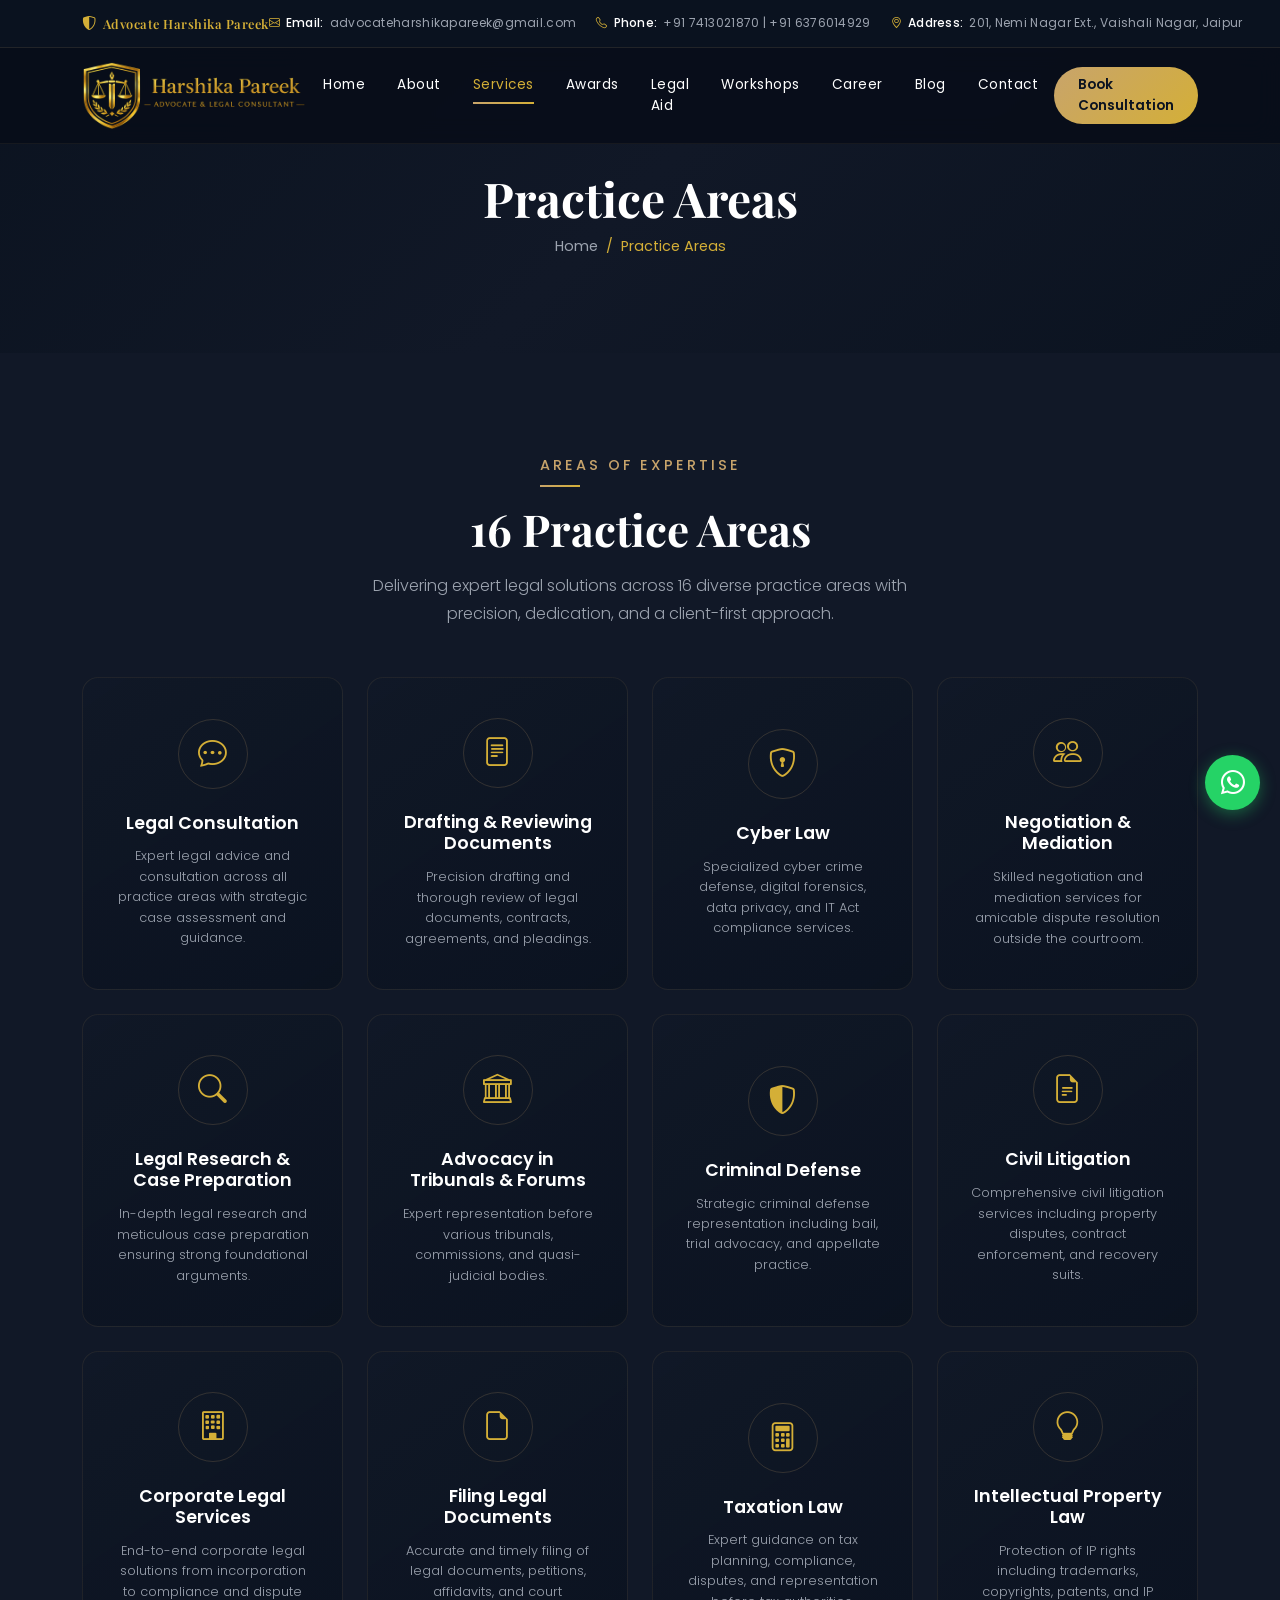
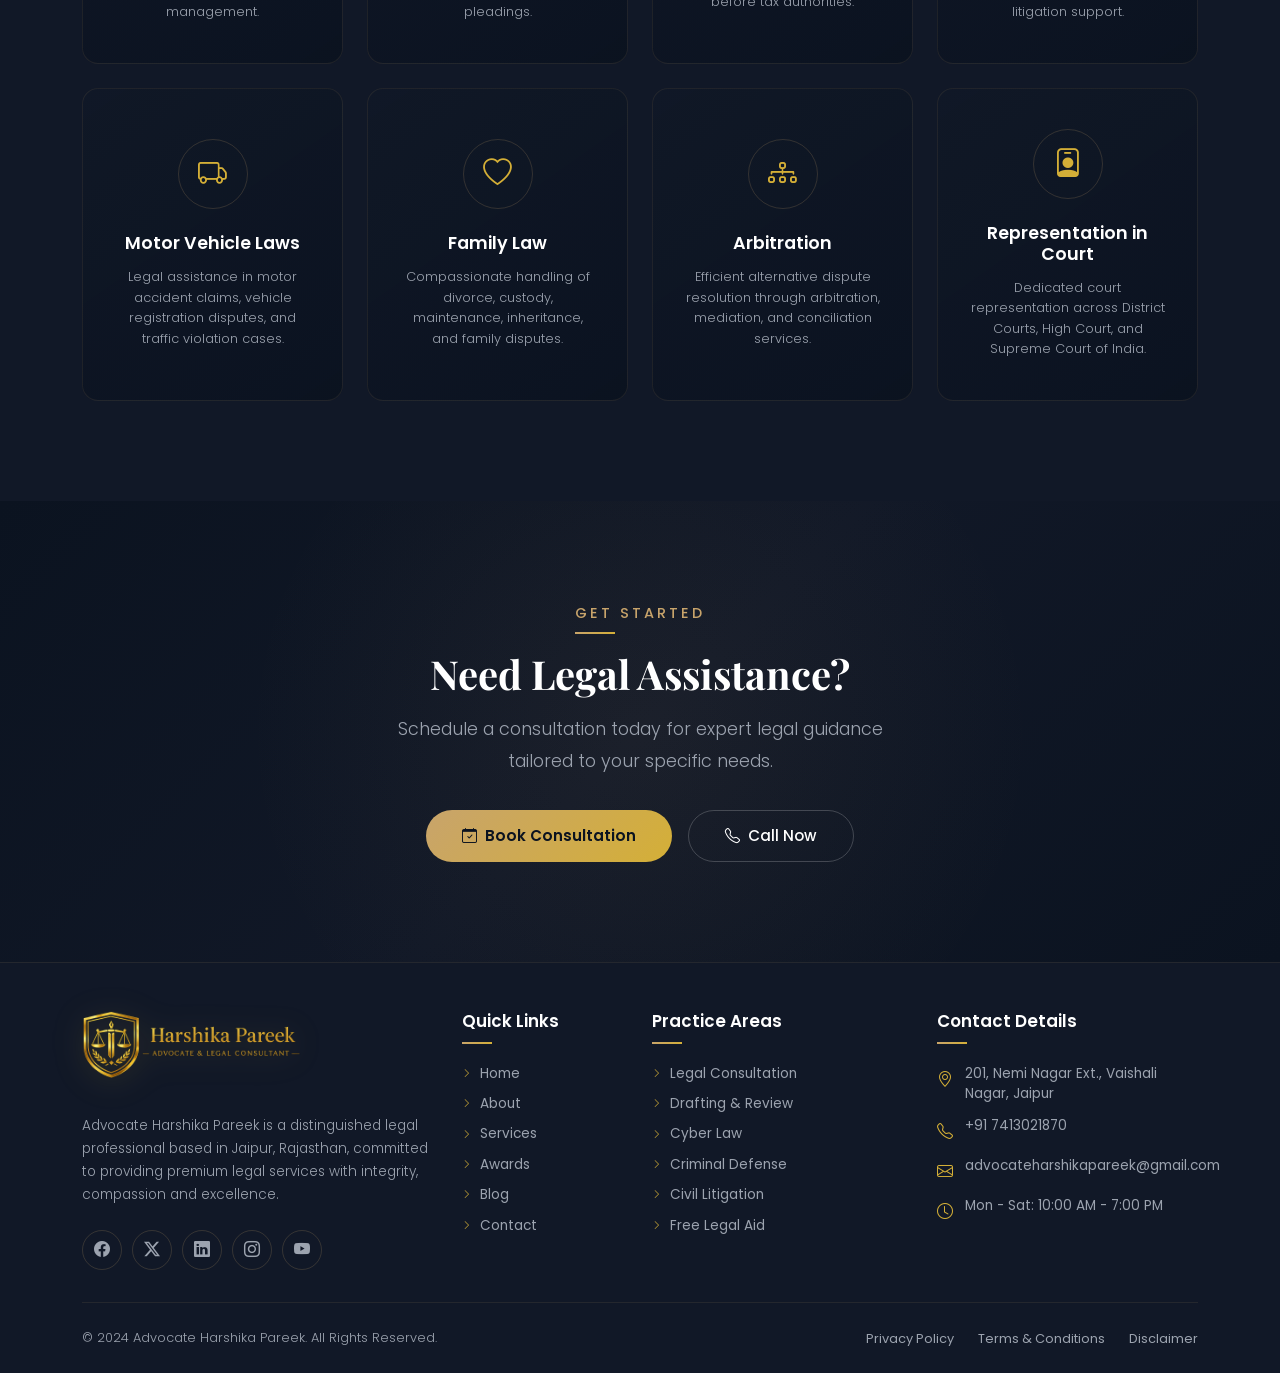
<file: practice-areas.html>
<!DOCTYPE html>
<html lang="en">

<head>
    <meta charset="UTF-8">
    <meta name="viewport" content="width=device-width, initial-scale=1.0">
    <meta name="description"
        content="Practice Areas - Advocate Harshika Pareek offers Criminal Law, Family Law, Cyber Law, Corporate Law, Civil Litigation and more.">
    <title>Practice Areas | Advocate Harshika Pareek</title>
    <link href="https://cdn.jsdelivr.net/npm/bootstrap@5.3.7/dist/css/bootstrap.min.css" rel="stylesheet">
    <link href="https://cdn.jsdelivr.net/npm/bootstrap-icons@1.11.3/font/bootstrap-icons.css" rel="stylesheet">
    <link
        href="https://fonts.googleapis.com/css2?family=Playfair+Display:wght@400;500;600;700&family=Poppins:wght@300;400;500;600;700&display=swap"
        rel="stylesheet">
    <link href="https://cdn.jsdelivr.net/npm/aos@2.3.4/dist/aos.css" rel="stylesheet">
    <link href="https://cdn.jsdelivr.net/npm/swiper@11/swiper-bundle.min.css" rel="stylesheet">
    <link href="assets/css/style.css" rel="stylesheet">
    <link rel="icon" type="image/svg+xml"
        href="data:image/svg+xml,%3Csvg xmlns='http://www.w3.org/2000/svg' viewBox='0 0 100 100'%3E%3Crect width='100' height='100' rx='20' fill='%230B1320'/%3E%3Ctext x='50' y='68' font-size='50' text-anchor='middle' fill='%23D4AF37' font-family='serif'%3E⚖%3C/text%3E%3C/svg%3E">
</head>

<body>

    <div id="header"></div>

    <section class="page-header">
        <div class="container">
            <h1 data-aos="fade-up">Practice Areas</h1>
            <nav aria-label="breadcrumb" data-aos="fade-up" data-aos-delay="100">
                <ol class="breadcrumb">
                    <li class="breadcrumb-item"><a href="index.html">Home</a></li>
                    <li class="breadcrumb-item active">Practice Areas</li>
                </ol>
            </nav>
        </div>
    </section>

    <section class="practice-section section-padding">
        <div class="container">
            <div class="text-center mb-5" data-aos="fade-up">
                <span class="section-subtitle">Areas of Expertise</span>
                <h2 class="section-title">16 Practice Areas</h2>
                <p class="mx-auto" style="max-width:600px;">Delivering expert legal solutions across 16 diverse practice
                    areas with precision, dedication, and a client-first approach.</p>
            </div>
            <div class="row g-4 service-16-grid">
                <div class="col-6 col-lg-3" data-aos="zoom-in" data-aos-delay="100">
                    <div class="practice-card">
                        <div class="practice-icon"><i class="bi bi-chat-dots"></i></div>
                        <h5>Legal Consultation</h5>
                        <p>Expert legal advice and consultation across all practice areas with strategic case assessment
                            and guidance.</p>
                    </div>
                </div>
                <div class="col-6 col-lg-3" data-aos="zoom-in" data-aos-delay="150">
                    <div class="practice-card">
                        <div class="practice-icon"><i class="bi bi-file-text"></i></div>
                        <h5>Drafting & Reviewing Documents</h5>
                        <p>Precision drafting and thorough review of legal documents, contracts, agreements, and
                            pleadings.</p>
                    </div>
                </div>
                <div class="col-6 col-lg-3" data-aos="zoom-in" data-aos-delay="200">
                    <div class="practice-card">
                        <div class="practice-icon"><i class="bi bi-shield-lock"></i></div>
                        <h5>Cyber Law</h5>
                        <p>Specialized cyber crime defense, digital forensics, data privacy, and IT Act compliance
                            services.</p>
                    </div>
                </div>
                <div class="col-6 col-lg-3" data-aos="zoom-in" data-aos-delay="250">
                    <div class="practice-card">
                        <div class="practice-icon"><i class="bi bi-people"></i></div>
                        <h5>Negotiation & Mediation</h5>
                        <p>Skilled negotiation and mediation services for amicable dispute resolution outside the
                            courtroom.</p>
                    </div>
                </div>
                <div class="col-6 col-lg-3" data-aos="zoom-in" data-aos-delay="100">
                    <div class="practice-card">
                        <div class="practice-icon"><i class="bi bi-search"></i></div>
                        <h5>Legal Research & Case Preparation</h5>
                        <p>In-depth legal research and meticulous case preparation ensuring strong foundational
                            arguments.</p>
                    </div>
                </div>
                <div class="col-6 col-lg-3" data-aos="zoom-in" data-aos-delay="150">
                    <div class="practice-card">
                        <div class="practice-icon"><i class="bi bi-bank"></i></div>
                        <h5>Advocacy in Tribunals & Forums</h5>
                        <p>Expert representation before various tribunals, commissions, and quasi-judicial bodies.</p>
                    </div>
                </div>
                <div class="col-6 col-lg-3" data-aos="zoom-in" data-aos-delay="200">
                    <div class="practice-card">
                        <div class="practice-icon"><i class="bi bi-shield-shaded"></i></div>
                        <h5>Criminal Defense</h5>
                        <p>Strategic criminal defense representation including bail, trial advocacy, and appellate
                            practice.</p>
                    </div>
                </div>
                <div class="col-6 col-lg-3" data-aos="zoom-in" data-aos-delay="250">
                    <div class="practice-card">
                        <div class="practice-icon"><i class="bi bi-file-earmark-text"></i></div>
                        <h5>Civil Litigation</h5>
                        <p>Comprehensive civil litigation services including property disputes, contract enforcement,
                            and recovery suits.</p>
                    </div>
                </div>
                <div class="col-6 col-lg-3" data-aos="zoom-in" data-aos-delay="100">
                    <div class="practice-card">
                        <div class="practice-icon"><i class="bi bi-building"></i></div>
                        <h5>Corporate Legal Services</h5>
                        <p>End-to-end corporate legal solutions from incorporation to compliance and dispute management.
                        </p>
                    </div>
                </div>
                <div class="col-6 col-lg-3" data-aos="zoom-in" data-aos-delay="150">
                    <div class="practice-card">
                        <div class="practice-icon"><i class="bi bi-file-earmark"></i></div>
                        <h5>Filing Legal Documents</h5>
                        <p>Accurate and timely filing of legal documents, petitions, affidavits, and court pleadings.
                        </p>
                    </div>
                </div>
                <div class="col-6 col-lg-3" data-aos="zoom-in" data-aos-delay="200">
                    <div class="practice-card">
                        <div class="practice-icon"><i class="bi bi-calculator"></i></div>
                        <h5>Taxation Law</h5>
                        <p>Expert guidance on tax planning, compliance, disputes, and representation before tax
                            authorities.</p>
                    </div>
                </div>
                <div class="col-6 col-lg-3" data-aos="zoom-in" data-aos-delay="250">
                    <div class="practice-card">
                        <div class="practice-icon"><i class="bi bi-lightbulb"></i></div>
                        <h5>Intellectual Property Law</h5>
                        <p>Protection of IP rights including trademarks, copyrights, patents, and IP litigation support.
                        </p>
                    </div>
                </div>
                <div class="col-6 col-lg-3" data-aos="zoom-in" data-aos-delay="100">
                    <div class="practice-card">
                        <div class="practice-icon"><i class="bi bi-truck"></i></div>
                        <h5>Motor Vehicle Laws</h5>
                        <p>Legal assistance in motor accident claims, vehicle registration disputes, and traffic
                            violation cases.</p>
                    </div>
                </div>
                <div class="col-6 col-lg-3" data-aos="zoom-in" data-aos-delay="150">
                    <div class="practice-card">
                        <div class="practice-icon"><i class="bi bi-heart"></i></div>
                        <h5>Family Law</h5>
                        <p>Compassionate handling of divorce, custody, maintenance, inheritance, and family disputes.
                        </p>
                    </div>
                </div>
                <div class="col-6 col-lg-3" data-aos="zoom-in" data-aos-delay="200">
                    <div class="practice-card">
                        <div class="practice-icon"><i class="bi bi-diagram-3"></i></div>
                        <h5>Arbitration</h5>
                        <p>Efficient alternative dispute resolution through arbitration, mediation, and conciliation
                            services.</p>
                    </div>
                </div>
                <div class="col-6 col-lg-3" data-aos="zoom-in" data-aos-delay="250">
                    <div class="practice-card">
                        <div class="practice-icon"><i class="bi bi-person-badge"></i></div>
                        <h5>Representation in Court</h5>
                        <p>Dedicated court representation across District Courts, High Court, and Supreme Court of
                            India.</p>
                    </div>
                </div>
            </div>
        </div>
    </section>

    <section class="cta-section section-padding">
        <div class="container text-center" data-aos="fade-up">
            <span class="section-subtitle">Get Started</span>
            <h2 class="section-title">Need Legal Assistance?</h2>
            <p class="mx-auto" style="max-width:550px;">Schedule a consultation today for expert legal guidance tailored
                to your specific needs.</p>
            <div class="cta-buttons">
                <a href="contact.html" class="btn-primary-gold"><i class="bi bi-calendar-check"></i> Book
                    Consultation</a>
                <a href="tel:+917413021870" class="btn-call"><i class="bi bi-telephone"></i> Call Now</a>
            </div>
        </div>
    </section>

    <div id="footer"></div>

    <script src="https://cdn.jsdelivr.net/npm/bootstrap@5.3.7/dist/js/bootstrap.bundle.min.js"></script>
    <script src="https://cdn.jsdelivr.net/npm/swiper@11/swiper-bundle.min.js"></script>
    <script src="https://cdn.jsdelivr.net/npm/aos@2.3.4/dist/aos.js"></script>
    <script src="assets/js/main.js"></script>
    <script src="assets/js/includes.js"></script>
</body>

</html>
</file>
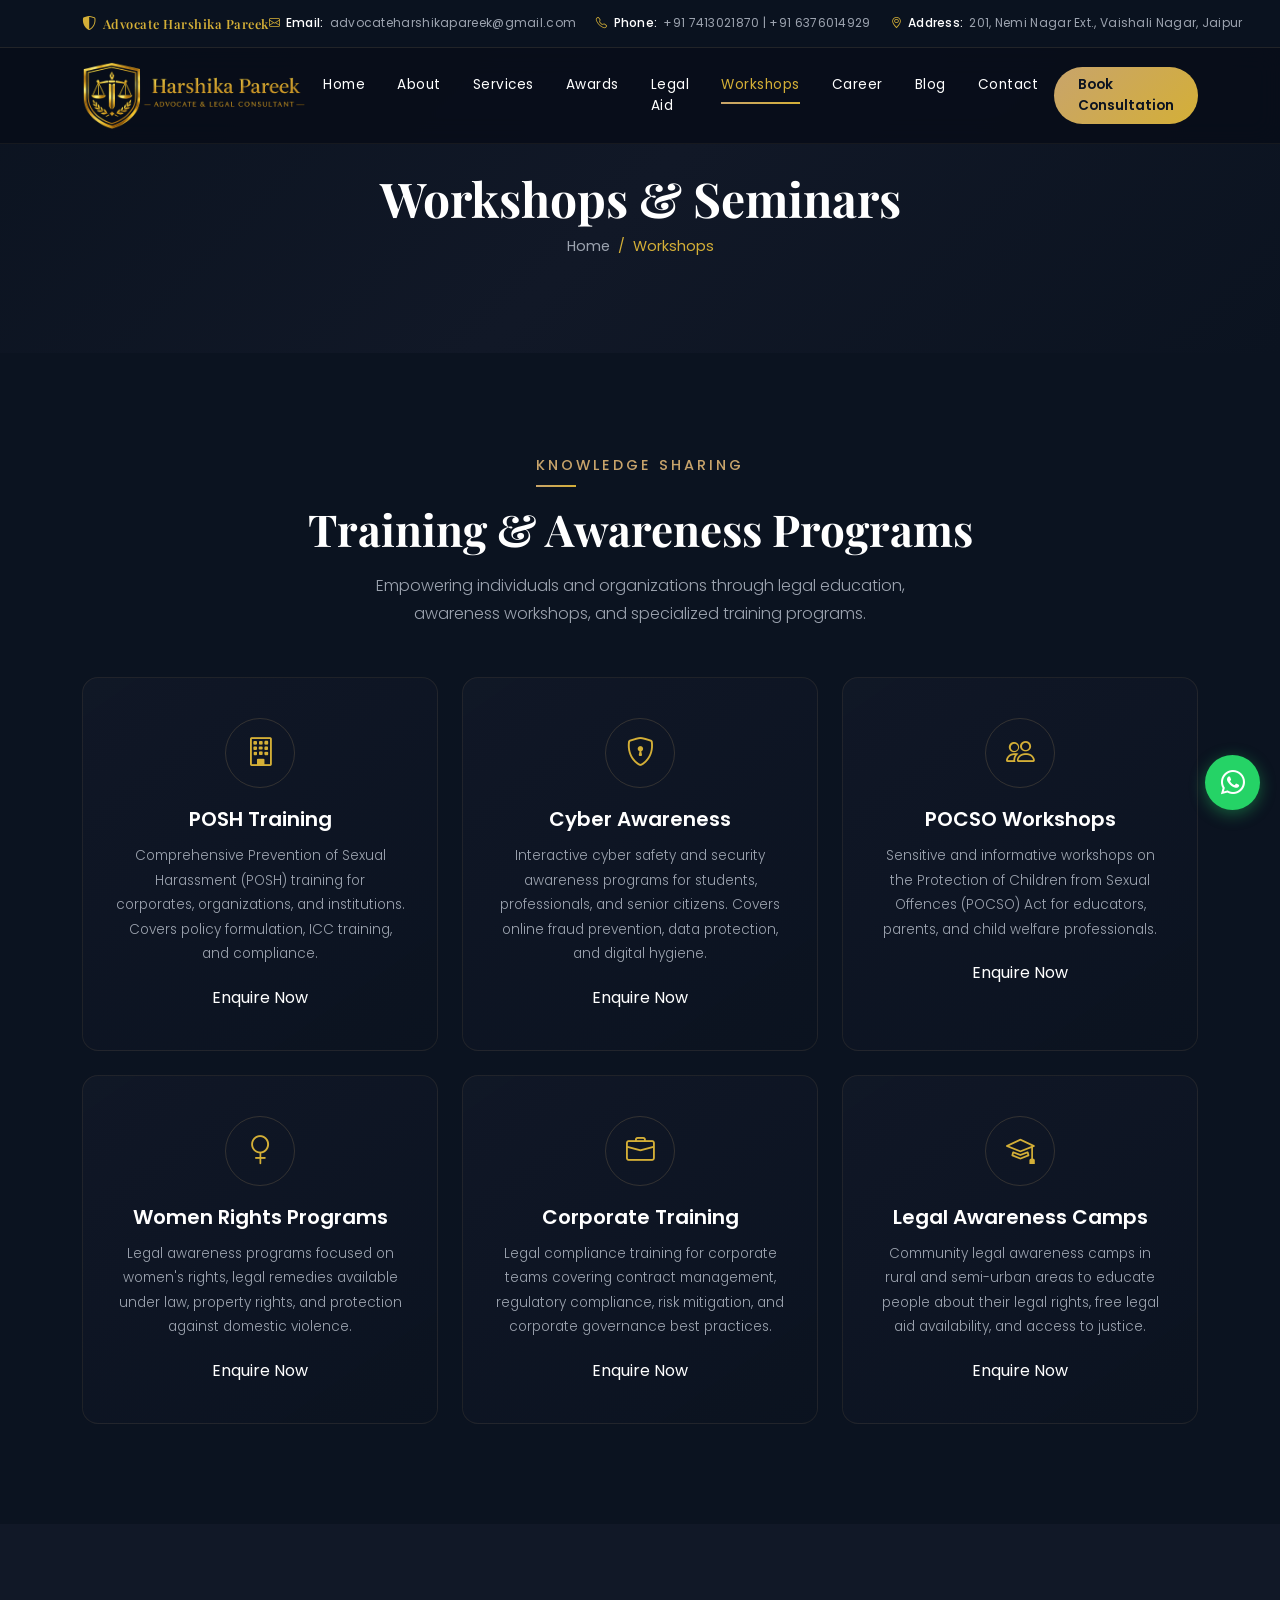
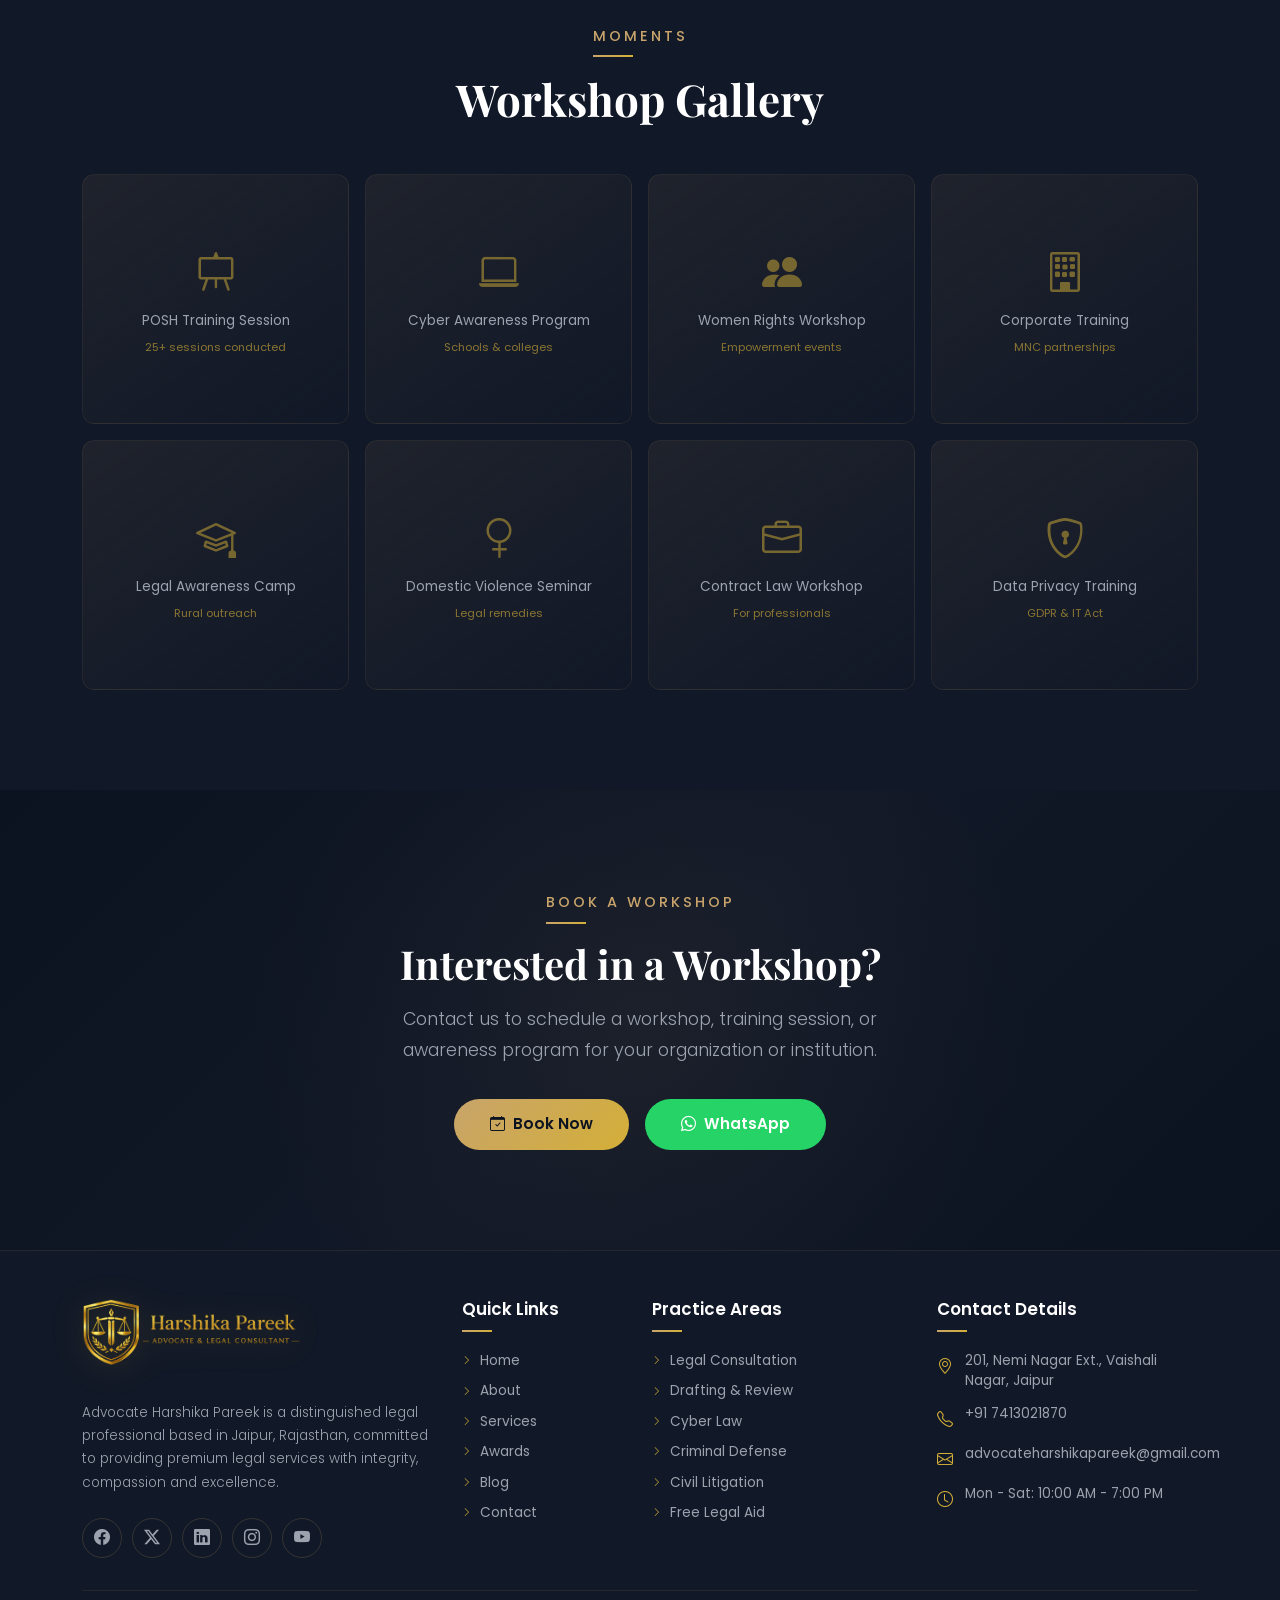
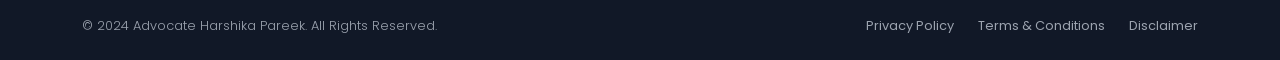
<file: workshops.html>
<!DOCTYPE html>
<html lang="en">

<head>
    <meta charset="UTF-8">
    <meta name="viewport" content="width=device-width, initial-scale=1.0">
    <meta name="description"
        content="Workshops & Seminars by Advocate Harshika Pareek - POSH Training, Cyber Awareness, POCSO Workshops, Women Rights Programs.">
    <title>Workshops & Seminars | Advocate Harshika Pareek</title>
    <link href="https://cdn.jsdelivr.net/npm/bootstrap@5.3.7/dist/css/bootstrap.min.css" rel="stylesheet">
    <link href="https://cdn.jsdelivr.net/npm/bootstrap-icons@1.11.3/font/bootstrap-icons.css" rel="stylesheet">
    <link
        href="https://fonts.googleapis.com/css2?family=Playfair+Display:wght@400;500;600;700&family=Poppins:wght@300;400;500;600;700&display=swap"
        rel="stylesheet">
    <link href="https://cdn.jsdelivr.net/npm/aos@2.3.4/dist/aos.css" rel="stylesheet">
    <link href="https://cdn.jsdelivr.net/npm/swiper@11/swiper-bundle.min.css" rel="stylesheet">
    <link href="assets/css/style.css" rel="stylesheet">
    <link rel="icon" type="image/svg+xml"
        href="data:image/svg+xml,%3Csvg xmlns='http://www.w3.org/2000/svg' viewBox='0 0 100 100'%3E%3Crect width='100' height='100' rx='20' fill='%230B1320'/%3E%3Ctext x='50' y='68' font-size='50' text-anchor='middle' fill='%23D4AF37' font-family='serif'%3E⚖%3C/text%3E%3C/svg%3E">
</head>

<body>

    <div id="header"></div>


    <section class="page-header">
        <div class="container">
            <h1 data-aos="fade-up">Workshops & Seminars</h1>
            <nav aria-label="breadcrumb" data-aos="fade-up" data-aos-delay="100">
                <ol class="breadcrumb">
                    <li class="breadcrumb-item"><a href="index.html">Home</a></li>
                    <li class="breadcrumb-item active">Workshops</li>
                </ol>
            </nav>
        </div>
    </section>

    <section class="about-page-section section-padding">
        <div class="container">
            <div class="text-center mb-5" data-aos="fade-up">
                <span class="section-subtitle">Knowledge Sharing</span>
                <h2 class="section-title">Training & Awareness Programs</h2>
                <p class="mx-auto" style="max-width:600px;">Empowering individuals and organizations through
                    legal education, awareness workshops, and specialized training programs.</p>
            </div>
            <div class="row g-4">
                <div class="col-md-4" data-aos="fade-up" data-aos-delay="100">
                    <div class="workshop-detail-card">
                        <div class="icon"><i class="bi bi-building"></i></div>
                        <h5>POSH Training</h5>
                        <p>Comprehensive Prevention of Sexual Harassment (POSH) training for corporates, organizations,
                            and institutions. Covers policy formulation, ICC training, and compliance.</p>
                        <a href="contact.html" class="btn-sm-gold">Enquire Now</a>
                    </div>
                </div>
                <div class="col-md-4" data-aos="fade-up" data-aos-delay="200">
                    <div class="workshop-detail-card">
                        <div class="icon"><i class="bi bi-shield-lock"></i></div>
                        <h5>Cyber Awareness</h5>
                        <p>Interactive cyber safety and security awareness programs for students, professionals, and
                            senior citizens. Covers online fraud prevention, data protection, and digital hygiene.</p>
                        <a href="contact.html" class="btn-sm-gold">Enquire Now</a>
                    </div>
                </div>
                <div class="col-md-4" data-aos="fade-up" data-aos-delay="300">
                    <div class="workshop-detail-card">
                        <div class="icon"><i class="bi bi-people"></i></div>
                        <h5>POCSO Workshops</h5>
                        <p>Sensitive and informative workshops on the Protection of Children from Sexual Offences
                            (POCSO) Act for educators, parents, and child welfare professionals.</p>
                        <a href="contact.html" class="btn-sm-gold">Enquire Now</a>
                    </div>
                </div>
                <div class="col-md-4" data-aos="fade-up" data-aos-delay="100">
                    <div class="workshop-detail-card">
                        <div class="icon"><i class="bi bi-gender-female"></i></div>
                        <h5>Women Rights Programs</h5>
                        <p>Legal awareness programs focused on women's rights, legal remedies available under law,
                            property rights, and protection against domestic violence.</p>
                        <a href="contact.html" class="btn-sm-gold">Enquire Now</a>
                    </div>
                </div>
                <div class="col-md-4" data-aos="fade-up" data-aos-delay="200">
                    <div class="workshop-detail-card">
                        <div class="icon"><i class="bi bi-briefcase"></i></div>
                        <h5>Corporate Training</h5>
                        <p>Legal compliance training for corporate teams covering contract management, regulatory
                            compliance, risk mitigation, and corporate governance best practices.</p>
                        <a href="contact.html" class="btn-sm-gold">Enquire Now</a>
                    </div>
                </div>
                <div class="col-md-4" data-aos="fade-up" data-aos-delay="300">
                    <div class="workshop-detail-card">
                        <div class="icon"><i class="bi bi-mortarboard"></i></div>
                        <h5>Legal Awareness Camps</h5>
                        <p>Community legal awareness camps in rural and semi-urban areas to educate people about their
                            legal rights, free legal aid availability, and access to justice.</p>
                        <a href="contact.html" class="btn-sm-gold">Enquire Now</a>
                    </div>
                </div>
            </div>
        </div>
    </section>

    <section class="workshops-section section-padding">
        <div class="container">
            <div class="text-center mb-5" data-aos="fade-up">
                <span class="section-subtitle">Moments</span>
                <h2 class="section-title">Workshop Gallery</h2>
            </div>
            <div class="row g-3">
                <div class="col-6 col-md-3" data-aos="zoom-in" data-aos-delay="100">
                    <div class="gallery-item">
                        <div class="gallery-placeholder">
                            <i class="bi bi-easel"></i>
                            <span>POSH Training Session</span>
                            <small>25+ sessions conducted</small>
                        </div>
                    </div>
                </div>
                <div class="col-6 col-md-3" data-aos="zoom-in" data-aos-delay="150">
                    <div class="gallery-item">
                        <div class="gallery-placeholder">
                            <i class="bi bi-laptop"></i>
                            <span>Cyber Awareness Program</span>
                            <small>Schools &amp; colleges</small>
                        </div>
                    </div>
                </div>
                <div class="col-6 col-md-3" data-aos="zoom-in" data-aos-delay="200">
                    <div class="gallery-item">
                        <div class="gallery-placeholder">
                            <i class="bi bi-people-fill"></i>
                            <span>Women Rights Workshop</span>
                            <small>Empowerment events</small>
                        </div>
                    </div>
                </div>
                <div class="col-6 col-md-3" data-aos="zoom-in" data-aos-delay="250">
                    <div class="gallery-item">
                        <div class="gallery-placeholder">
                            <i class="bi bi-building"></i>
                            <span>Corporate Training</span>
                            <small>MNC partnerships</small>
                        </div>
                    </div>
                </div>
                <div class="col-6 col-md-3" data-aos="zoom-in" data-aos-delay="300">
                    <div class="gallery-item">
                        <div class="gallery-placeholder">
                            <i class="bi bi-mortarboard"></i>
                            <span>Legal Awareness Camp</span>
                            <small>Rural outreach</small>
                        </div>
                    </div>
                </div>
                <div class="col-6 col-md-3" data-aos="zoom-in" data-aos-delay="350">
                    <div class="gallery-item">
                        <div class="gallery-placeholder">
                            <i class="bi bi-gender-female"></i>
                            <span>Domestic Violence Seminar</span>
                            <small>Legal remedies</small>
                        </div>
                    </div>
                </div>
                <div class="col-6 col-md-3" data-aos="zoom-in" data-aos-delay="400">
                    <div class="gallery-item">
                        <div class="gallery-placeholder">
                            <i class="bi bi-briefcase"></i>
                            <span>Contract Law Workshop</span>
                            <small>For professionals</small>
                        </div>
                    </div>
                </div>
                <div class="col-6 col-md-3" data-aos="zoom-in" data-aos-delay="450">
                    <div class="gallery-item">
                        <div class="gallery-placeholder">
                            <i class="bi bi-shield-lock"></i>
                            <span>Data Privacy Training</span>
                            <small>GDPR &amp; IT Act</small>
                        </div>
                    </div>
                </div>
            </div>
        </div>
    </section>

    <section class="cta-section section-padding">
        <div class="container text-center" data-aos="fade-up">
            <span class="section-subtitle">Book a Workshop</span>
            <h2 class="section-title">Interested in a Workshop?</h2>
            <p class="mx-auto" style="max-width:550px;">Contact us to schedule a workshop, training session, or
                awareness program for your organization or institution.</p>
            <div class="cta-buttons">
                <a href="contact.html" class="btn-primary-gold"><i class="bi bi-calendar-check"></i> Book Now</a>
                <a href="https://wa.me/917413021870" target="_blank" rel="noopener noreferrer" class="btn-whatsapp"><i
                        class="bi bi-whatsapp"></i> WhatsApp</a>
            </div>
        </div>
    </section>

    <div id="footer"></div>

    <script src="https://cdn.jsdelivr.net/npm/bootstrap@5.3.7/dist/js/bootstrap.bundle.min.js"></script>
    <script src="https://cdn.jsdelivr.net/npm/swiper@11/swiper-bundle.min.js"></script>
    <script src="https://cdn.jsdelivr.net/npm/aos@2.3.4/dist/aos.js"></script>
    <script src="assets/js/main.js"></script>
    <script src="assets/js/includes.js"></script>
</body>

</html>
</file>
<file: assets/css/style.css>
/* =============================================
   ADVOCATE HARSHIKA PAREEK - LUXURY LAW FIRM
   TABLE OF CONTENTS:
   1. CSS Variables & Reset
   2. Typography
   3. Preloader
   4. Disclaimer Modal
   5. Navbar
   6. Hero Section
   7. Trust Statistics
   8. About Section
   9. Practice Areas
   10. Awards & Timeline
   11. Free Legal Aid Banner
   12. Workshops Slider
   13. Testimonials
   14. FAQ
   15. Contact CTA
   16. About Page
   17. Practice Areas Page
   18. Awards Page
   19. Free Legal Aid Page
   20. Workshops Page
   21. Career Page
   22. Blog Page
   23. Contact Page
   24. Footer
   25. WhatsApp Button
   26. Back to Top
   27. Scroll Progress Bar
   28. Animations
   29. Responsive
   ============================================= */

/* =============================================
   1. CSS VARIABLES & RESET
   ============================================= */
:root {
    --primary: #C8A46B;
    --gold: #D4AF37;
    --dark: #0B1320;
    --dark-2: #111827;
    --light: #F8F6F3;
    --text: #FFFFFF;
    --text-muted: #9CA3AF;
    --transition: all 0.4s cubic-bezier(0.25, 0.46, 0.45, 0.94);
    --shadow-sm: 0 2px 8px rgba(0, 0, 0, 0.1);
    --shadow-md: 0 8px 32px rgba(0, 0, 0, 0.12);
    --shadow-lg: 0 16px 48px rgba(0, 0, 0, 0.15);
    --shadow-gold: 0 8px 32px rgba(212, 175, 55, 0.15);
    --gradient-dark: linear-gradient(135deg, #0B1320 0%, #111827 50%, #0B1320 100%);
    --gradient-gold: linear-gradient(135deg, #C8A46B, #D4AF37);
    --gradient-card: linear-gradient(145deg, rgba(17, 24, 39, 0.95), rgba(11, 19, 32, 0.98));
    --font-heading: 'Playfair Display', Georgia, serif;
    --font-body: 'Poppins', -apple-system, sans-serif;
}

* {
    margin: 0;
    padding: 0;
    box-sizing: border-box;
}

html {
    scroll-behavior: smooth;
    overflow-x: hidden;
}

body {
    font-family: var(--font-body);
    background: var(--dark);
    color: var(--text);
    overflow-x: hidden;
    -webkit-font-smoothing: antialiased;
    -moz-osx-font-smoothing: grayscale;
    padding-top: 30px;
}

::selection {
    background: var(--primary);
    color: var(--dark);
}

::-webkit-scrollbar {
    width: 6px;
}

::-webkit-scrollbar-track {
    background: var(--dark);
}

::-webkit-scrollbar-thumb {
    background: var(--primary);
    border-radius: 3px;
}

a {
    text-decoration: none;
    color: inherit;
    transition: var(--transition);
}

ul {
    list-style: none;
    padding: 0;
    margin: 0;
}

img {
    max-width: 100%;
    height: auto;
}

.section-padding {
    padding: 100px 0;
}

.section-title {
    font-family: var(--font-heading);
    font-size: 2.75rem;
    font-weight: 700;
    color: var(--text);
    margin-bottom: 1rem;
    position: relative;
}

.section-subtitle {
    color: var(--primary);
    font-size: 0.9rem;
    font-weight: 500;
    letter-spacing: 3px;
    text-transform: uppercase;
    margin-bottom: 1rem;
    display: inline-block;
    position: relative;
}

.section-subtitle::after {
    content: '';
    display: block;
    width: 40px;
    height: 2px;
    background: var(--gradient-gold);
    margin-top: 8px;
}

.section-divider {
    width: 60px;
    height: 3px;
    background: var(--gradient-gold);
    margin: 1rem 0 2rem;
}

/* =============================================
   2. TYPOGRAPHY
   ============================================= */
h1,
h2,
h3,
h4,
h5,
h6 {
    font-family: var(--font-heading);
    font-weight: 700;
    line-height: 1.2;
}

p {
    font-family: var(--font-body);
    font-weight: 300;
    line-height: 1.8;
    color: var(--text-muted);
}

.text-gold {
    color: var(--gold) !important;
}

.text-primary-custom {
    color: var(--primary) !important;
}


/* =============================================
   4. DISCLAIMER MODAL
   ============================================= */



/* =============================================
   5. TOP INFORMATION BAR
   ============================================= */
:root {
    --topbar-height: 48px;
}

.top-bar {
    position: fixed;
    top: 0;
    left: 0;
    width: 100%;
    height: var(--topbar-height);
    background: rgba(11, 19, 32, 0.98);
    border-bottom: 1px solid rgba(200, 164, 107, 0.12);
    z-index: 9998;
    display: flex;
    align-items: center;
    overflow: hidden;
    backdrop-filter: blur(10px);
    -webkit-backdrop-filter: blur(10px);
}

.top-bar-inner {
    display: flex;
    align-items: center;
    justify-content: space-between;
    width: 100%;
    height: 100%;
}

.top-bar-item {
    display: flex;
    align-items: center;
    gap: 6px;
    color: var(--text-muted);
    font-size: 0.75rem;
    font-weight: 400;
    letter-spacing: 0.3px;
    white-space: nowrap;
}

.top-bar-item i {
    color: var(--gold);
    font-size: 0.7rem;
}

.top-bar-item strong {
    color: var(--text);
    font-weight: 500;
}

.top-bar-left {
    display: flex;
    align-items: center;
    gap: 12px;
}

.top-bar-left .top-bar-item {
    font-family: var(--font-heading);
    color: var(--gold);
    font-size: 0.8rem;
    font-weight: 600;
    letter-spacing: 0.5px;
}

.top-bar-left .top-bar-item i {
    font-size: 0.9rem;
}

.top-bar-right {
    display: flex;
    align-items: center;
    gap: 20px;
}

/* Top Bar Marquee for Mobile */
.top-bar-marquee {
    display: none;
}

/* =============================================
   6. NAVBAR
   ============================================= */
.navbar {
    padding: 0.85rem 0;
    transition: var(--transition);
    z-index: 9997;
    top: var(--topbar-height);
    background: rgba(8, 14, 26, 0.92);
    backdrop-filter: blur(12px);
    -webkit-backdrop-filter: blur(12px);
    border-bottom: 1px solid rgba(200, 164, 107, 0.08);
}

.navbar.fixed-top {
    top: var(--topbar-height);
}

.navbar.scrolled {
    background: rgba(8, 14, 26, 0.98);
    backdrop-filter: blur(20px);
    -webkit-backdrop-filter: blur(20px);
    box-shadow: 0 4px 30px rgba(0, 0, 0, 0.4);
    padding: 0.6rem 0;
    border-bottom: 1px solid rgba(200, 164, 107, 0.15);
}

.navbar-brand {
    font-family: var(--font-heading);
    font-size: 1.4rem;
    font-weight: 700;
    color: var(--gold) !important;
    display: flex;
    align-items: center;
    gap: 10px;
}

.navbar-brand-icon {
    width: 40px;
    height: 40px;
    border: 1px solid var(--gold);
    border-radius: 50%;
    display: flex;
    align-items: center;
    justify-content: center;
}

.navbar-brand-icon i {
    font-size: 1.2rem;
    color: var(--gold);
}

.nav-link {
    color: var(--text) !important;
    font-size: 0.85rem;
    font-weight: 400;
    letter-spacing: 0.5px;
    padding: 0.5rem 1rem !important;
    transition: var(--transition);
    position: relative;
}

.nav-link::after {
    content: '';
    position: absolute;
    bottom: 0;
    left: 1rem;
    width: 0;
    height: 2px;
    background: var(--gradient-gold);
    transition: var(--transition);
}

.nav-link:hover::after,
.nav-link.active::after {
    width: calc(100% - 2rem);
}

.nav-link:hover,
.nav-link.active {
    color: var(--gold) !important;
}

.btn-navbar-consult {
    background: var(--gradient-gold);
    color: var(--dark) !important;
    border: none;
    padding: 8px 24px;
    border-radius: 50px;
    font-weight: 600;
    font-size: 0.85rem;
    transition: var(--transition);
}

.btn-navbar-consult:hover {
    transform: translateY(-2px);
    box-shadow: 0 8px 24px rgba(212, 175, 55, 0.3);
}

.navbar-toggler {
    border: 1px solid rgba(200, 164, 107, 0.3);
    padding: 8px;
    border-radius: 8px;
}

.navbar-toggler:focus {
    box-shadow: none;
}

.navbar-toggler-icon {
    background-image: none;
    width: 24px;
    height: 2px;
    background: var(--gold);
    position: relative;
    display: inline-block;
    transition: var(--transition);
}

.navbar-toggler-icon::before,
.navbar-toggler-icon::after {
    content: '';
    position: absolute;
    left: 0;
    width: 100%;
    height: 2px;
    background: var(--gold);
    transition: var(--transition);
}

.navbar-toggler-icon::before {
    top: -7px;
}

.navbar-toggler-icon::after {
    top: 7px;
}

/* Offcanvas */
.offcanvas {
    background: var(--dark-2);
    border-left: 1px solid rgba(200, 164, 107, 0.2);
}

.offcanvas-header {
    border-bottom: 1px solid rgba(200, 164, 107, 0.1);
}

.offcanvas-title {
    color: var(--gold);
    font-family: var(--font-heading);
}

.offcanvas .nav-link {
    font-size: 1rem;
    padding: 0.8rem 1rem !important;
    border-bottom: 1px solid rgba(255, 255, 255, 0.05);
}

.btn-close {
    filter: invert(1) brightness(200%);
    opacity: 0.8;
}

/* ==========================
   NAVBAR BRAND LOGO
========================== */

.navbar-brand {
    display: flex;
    align-items: center;
    justify-content: flex-start;
    padding: 0;
    margin: 0;
    text-decoration: none;
    line-height: 1;
}

.brand-logo-wrap {
    display: flex;
    align-items: center;
    justify-content: center;
    overflow: hidden;
}

.brand-logo {
    width: 280px;
    max-width: 100%;
    height: auto;
    display: block;
    object-fit: contain;
    transition: all 0.3s ease;
}

/* Navbar Height Balance */
.navbar {
    min-height: 90px;
}

/* Hover Effect */
.navbar-brand:hover .brand-logo {
    transform: scale(1.01);
}

/* ==========================
   LARGE LAPTOP
========================== */

@media (max-width: 1200px) {

    .brand-logo {
        width: 240px;
    }

}

/* ==========================
   TABLET
========================== */

@media (max-width: 992px) {

    .navbar {
        min-height: 80px;
    }

    .brand-logo {
        width: 210px;
    }

}

/* ==========================
   MOBILE
========================== */

@media (max-width: 768px) {

    .navbar {
        min-height: 75px;
    }

    .brand-logo {
        width: 180px;
    }

}

/* ==========================
   SMALL MOBILE
========================== */

@media (max-width: 480px) {

    .navbar {
        min-height: 70px;
    }

    .brand-logo {
        width: 150px;
    }

}

/* ==========================
   EXTRA SMALL DEVICES
========================== */

@media (max-width: 360px) {

    .brand-logo {
        width: 130px;
    }

}

/* =============================================
   6. HERO SECTION
   ============================================= */
.hero-section {
    min-height: 100vh;
    background: var(--gradient-dark);
    position: relative;
    overflow: hidden;
    display: flex;
    align-items: center;
}

.hero-section::before {
    content: '';
    position: absolute;
    top: -50%;
    right: -20%;
    width: 600px;
    height: 600px;
    background: radial-gradient(circle, rgba(200, 164, 107, 0.08) 0%, transparent 70%);
    border-radius: 50%;
    pointer-events: none;
}

.hero-section::after {
    content: '';
    position: absolute;
    bottom: -30%;
    left: -10%;
    width: 400px;
    height: 400px;
    background: radial-gradient(circle, rgba(212, 175, 55, 0.05) 0%, transparent 70%);
    border-radius: 50%;
    pointer-events: none;
}

.hero-particles {
    position: absolute;
    top: 0;
    left: 0;
    width: 100%;
    height: 100%;
    overflow: hidden;
    pointer-events: none;
}

.particle {
    position: absolute;
    width: 3px;
    height: 3px;
    background: var(--gold);
    border-radius: 50%;
    opacity: 0.3;
    animation: float 6s ease-in-out infinite;
}

@keyframes float {

    0%,
    100% {
        transform: translateY(0) scale(1);
        opacity: 0.3;
    }

    50% {
        transform: translateY(-20px) scale(1.5);
        opacity: 0.6;
    }
}

.hero-content {
    position: relative;
    z-index: 2;
}

.hero-badge {
    display: inline-flex;
    align-items: center;
    gap: 8px;
    background: rgba(200, 164, 107, 0.1);
    border: 1px solid rgba(200, 164, 107, 0.2);
    padding: 8px 20px;
    border-radius: 50px;
    font-size: 0.8rem;
    color: var(--gold);
    margin-bottom: 1.5rem;
}

.hero-badge i {
    font-size: 0.7rem;
}

.hero-title {
    font-family: var(--font-heading);
    font-size: 3.5rem;
    font-weight: 700;
    color: var(--text);
    line-height: 1.2;
    margin-bottom: 1.5rem;
}

.hero-title .gold-text {
    color: var(--gold);
}

.hero-subtitle {
    font-size: 1.1rem;
    color: var(--text-muted);
    line-height: 1.8;
    margin-bottom: 2rem;
    max-width: 500px;
}

.hero-buttons {
    display: flex;
    gap: 1rem;
    flex-wrap: wrap;
}

.btn-primary-gold {
    background: var(--gradient-gold);
    color: var(--dark) !important;
    border: none;
    padding: 14px 36px;
    border-radius: 50px;
    font-weight: 600;
    font-size: 0.95rem;
    transition: var(--transition);
    display: inline-flex;
    align-items: center;
    gap: 8px;
}

.btn-primary-gold:hover {
    transform: translateY(-3px);
    box-shadow: 0 12px 32px rgba(212, 175, 55, 0.3);
}

.btn-outline-gold {
    background: transparent;
    color: var(--gold) !important;
    border: 1px solid var(--gold);
    padding: 14px 36px;
    border-radius: 50px;
    font-weight: 500;
    font-size: 0.95rem;
    transition: var(--transition);
    display: inline-flex;
    align-items: center;
    gap: 8px;
}

.btn-outline-gold:hover {
    background: rgba(200, 164, 107, 0.1);
    transform: translateY(-3px);
    box-shadow: 0 8px 24px rgba(212, 175, 55, 0.15);
}

.hero-image-wrapper {
    position: relative;
    z-index: 2;
    display: flex;
    justify-content: center;
    align-items: center;
}

.hero-image-frame {
    position: relative;
    width: 400px;
    height: 500px;
    border-radius: 16px;
    overflow: hidden;
    border: 1px solid rgba(200, 164, 107, 0.2);
}

.hero-image-placeholder {
    width: 100%;
    height: 100%;
    background: linear-gradient(145deg, rgba(200, 164, 107, 0.1), rgba(17, 24, 39, 0.8));
    display: flex;
    flex-direction: column;
    align-items: center;
    justify-content: center;
    gap: 1rem;
}

.hero-image-placeholder i {
    font-size: 5rem;
    color: var(--gold);
    opacity: 0.6;
}

.hero-image-placeholder span {
    font-family: var(--font-heading);
    color: var(--gold);
    font-size: 1.2rem;
    opacity: 0.8;
}

.hero-glow {
    position: absolute;
    top: 50%;
    left: 50%;
    transform: translate(-50%, -50%);
    width: 300px;
    height: 300px;
    background: radial-gradient(circle, rgba(200, 164, 107, 0.15) 0%, transparent 70%);
    border-radius: 50%;
    pointer-events: none;
    animation: glowPulse 3s ease-in-out infinite;
}

@keyframes glowPulse {

    0%,
    100% {
        transform: translate(-50%, -50%) scale(1);
        opacity: 0.5;
    }

    50% {
        transform: translate(-50%, -50%) scale(1.2);
        opacity: 0.8;
    }
}

/* Hero Scroll Indicator */
.hero-scroll-indicator {
    position: absolute;
    bottom: 30px;
    left: 50%;
    transform: translateX(-50%);
    z-index: 3;
    display: flex;
    flex-direction: column;
    align-items: center;
    gap: 8px;
    color: var(--text-muted);
    font-size: 0.75rem;
    letter-spacing: 2px;
    text-transform: uppercase;
    animation: scrollBounce 2s ease-in-out infinite;
}

.hero-scroll-indicator .scroll-line {
    width: 1px;
    height: 40px;
    background: linear-gradient(to bottom, var(--gold), transparent);
}

@keyframes scrollBounce {

    0%,
    100% {
        transform: translateX(-50%) translateY(0);
    }

    50% {
        transform: translateX(-50%) translateY(8px);
    }
}

/* ===============================
   HERO RESPONSIVE CENTER FIX
   =============================== */

@media (max-width: 991px) {
    .hero-section {
        text-align: center;
    }

    .hero-content {
        display: flex;
        flex-direction: column;
        align-items: center;
        justify-content: center;
    }

    .hero-subtitle {
        max-width: 100%;
        text-align: center;
    }

    .hero-buttons {
        justify-content: center;
    }

    .hero-title {
        font-size: 2.5rem;
    }

    .hero-image-wrapper {
        margin-top: 2rem;
    }
}

@media (max-width: 576px) {
    .hero-title {
        font-size: 2rem;
        line-height: 1.3;
    }

    .hero-subtitle {
        font-size: 1rem;
    }

    .btn-primary-gold,
    .btn-outline-gold {
        width: 100%;
        justify-content: center;
    }
}

/* =============================================
   7. TRUST STATISTICS
   ============================================= */
.stats-section {
    background: var(--dark-2);
    position: relative;
}

.stat-item {
    text-align: center;
    padding: 2rem;
}

.stat-number {
    font-family: var(--font-heading);
    font-size: 3rem;
    font-weight: 700;
    color: var(--gold);
    margin-bottom: 0.5rem;
}

.stat-label {
    font-size: 0.95rem;
    color: var(--text-muted);
    font-weight: 300;
}

.stat-divider {
    width: 30px;
    height: 2px;
    background: var(--gradient-gold);
    margin: 0.8rem auto;
}

/* =============================================
   8. ABOUT SECTION
   ============================================= */
.about-section {
    background: var(--dark);
}

.about-image-wrapper {
    position: relative;
    border-radius: 16px;
    overflow: hidden;
    border: 1px solid rgba(200, 164, 107, 0.2);
}

.about-image-placeholder {
    width: 100%;
    height: 500px;
    background: linear-gradient(145deg, rgba(200, 164, 107, 0.08), rgba(17, 24, 39, 0.9));
    display: flex;
    flex-direction: column;
    align-items: center;
    justify-content: center;
    gap: 1rem;
}

.about-image-placeholder i {
    font-size: 6rem;
    color: var(--gold);
    opacity: 0.5;
}

.about-image-placeholder span {
    font-family: var(--font-heading);
    color: var(--gold);
    font-size: 1.3rem;
}

.about-content h2 {
    font-size: 2.5rem;
    margin-bottom: 1.5rem;
}

.about-content p {
    margin-bottom: 1rem;
}

.about-info-grid {
    display: grid;
    grid-template-columns: 1fr 1fr;
    gap: 1.5rem;
    margin: 2rem 0;
}

.about-info-item {
    display: flex;
    align-items: flex-start;
    gap: 12px;
}

.about-info-item i {
    color: var(--gold);
    font-size: 1.2rem;
    margin-top: 3px;
}

.about-info-item h6 {
    font-family: var(--font-body);
    font-weight: 600;
    font-size: 0.9rem;
    margin-bottom: 2px;
    color: var(--text);
}

.about-info-item span {
    font-size: 0.8rem;
    color: var(--text-muted);
}

/* ===============================
   ABOUT SECTION RESPONSIVE FIX
   =============================== */

@media (max-width: 991px) {

    .about-section {
        text-align: center;
    }

    .about-content {
        display: flex;
        flex-direction: column;
        align-items: center;
    }

    .about-content h2 {
        font-size: 2rem;
    }

    .about-info-grid {
        grid-template-columns: 1fr;
        width: 100%;
        max-width: 500px;
    }

    .about-info-item {
        justify-content: center;
        text-align: left;
    }

    .about-image-placeholder {
        height: 380px;
    }
}

@media (max-width: 576px) {

    .about-content h2 {
        font-size: 1.6rem;
    }

    .about-image-placeholder {
        height: 300px;
    }

    .about-info-item {
        flex-direction: column;
        align-items: center;
        text-align: center;
        gap: 6px;
    }

    .about-info-item i {
        font-size: 1.4rem;
    }
}



/* ================================
  MALTIPAL PAGES ( ABOUT - PAGE ) -->   MOBILE RESPONSIVE FIX (ONLY)
================================ */

@media (max-width: 991px) {

    /* CENTER ALL TEXT IN ABOUT PAGE */
    .about-page-section {
        text-align: center;
    }

    .about-page-section p,
    .about-page-section h2,
    .about-page-section h3,
    .about-page-section h4 {
        text-align: center;
    }

    /* IMAGE CENTER */
    .about-image-wrapper {
        margin: 0 auto;
    }

    /* GRID INFO CENTER */
    .about-page-section .row {
        justify-content: center;
    }

    /* INFO BOX CENTER FIX */
    .about-page-section .d-flex {
        justify-content: center !important;
        text-align: center;
    }

    /* MISSION VISION CARDS */
    .mission-vision-box {
        text-align: center;
    }

    .mission-vision-box .icon {
        margin: 0 auto 1rem auto;
    }

    /* TIMELINE CENTER ALIGN */
    .timeline {
        text-align: center;
    }

    .timeline-item {
        align-items: center;
        justify-content: center;
    }

    .timeline-content {
        margin: 0 auto;
        text-align: center;
    }

    /* ACHIEVEMENT CARDS CENTER */
    .career-card {
        text-align: center;
    }

    .career-card .icon {
        margin: 0 auto;
    }
}


/* =============================================
   9. PRACTICE AREAS
   ============================================= */
.practice-section {
    background: var(--dark-2);
}

.practice-card {
    background: var(--gradient-card);
    border: 1px solid rgba(200, 164, 107, 0.1);
    border-radius: 16px;
    padding: 2.5rem 2rem;
    text-align: center;
    transition: var(--transition);
    position: relative;
    overflow: hidden;
    height: 100%;
}

.practice-card::before {
    content: '';
    position: absolute;
    top: 0;
    left: 0;
    width: 100%;
    height: 3px;
    background: var(--gradient-gold);
    transform: scaleX(0);
    transform-origin: left;
    transition: transform 0.5s ease;
}

.practice-card:hover::before {
    transform: scaleX(1);
}

.practice-card:hover {
    transform: translateY(-8px);
    border-color: rgba(200, 164, 107, 0.3);
    box-shadow: 0 16px 48px rgba(0, 0, 0, 0.2);
}

.practice-icon {
    width: 70px;
    height: 70px;
    border: 1px solid rgba(200, 164, 107, 0.2);
    border-radius: 50%;
    display: flex;
    align-items: center;
    justify-content: center;
    margin: 0 auto 1.5rem;
    transition: var(--transition);
}

.practice-card:hover .practice-icon {
    background: rgba(200, 164, 107, 0.1);
    border-color: var(--gold);
    transform: rotateY(180deg);
}

.practice-icon i {
    font-size: 1.8rem;
    color: var(--gold);
    transition: var(--transition);
}

.practice-card:hover .practice-icon i {
    transform: rotateY(-180deg);
}

.practice-card h5 {
    font-family: var(--font-body);
    font-weight: 600;
    font-size: 1.1rem;
    margin-bottom: 0.8rem;
    color: var(--text);
}

.practice-card p {
    font-size: 0.85rem;
    line-height: 1.6;
    margin-bottom: 0;
}

/* =============================================
   10. AWARDS & TIMELINE
   ============================================= */
.awards-section {
    background: var(--dark);
}

.timeline {
    position: relative;
    padding: 2rem 0;
}

.timeline::before {
    content: '';
    position: absolute;
    left: 50%;
    transform: translateX(-50%);
    width: 1px;
    height: 100%;
    background: linear-gradient(to bottom, transparent, var(--gold), transparent);
}

.timeline-item {
    display: flex;
    align-items: flex-start;
    margin-bottom: 3rem;
    position: relative;
}

.timeline-item:nth-child(odd) {
    flex-direction: row;
}

.timeline-item:nth-child(even) {
    flex-direction: row-reverse;
}

.timeline-content {
    width: 45%;
    background: var(--gradient-card);
    border: 1px solid rgba(200, 164, 107, 0.1);
    border-radius: 12px;
    padding: 1.5rem;
    transition: var(--transition);
}

.timeline-content:hover {
    border-color: rgba(200, 164, 107, 0.3);
    transform: translateY(-4px);
    box-shadow: var(--shadow-lg);
}

.timeline-dot {
    position: absolute;
    left: 50%;
    transform: translateX(-50%);
    width: 16px;
    height: 16px;
    background: var(--gold);
    border-radius: 50%;
    border: 3px solid var(--dark);
    z-index: 2;
}

.timeline-year {
    font-family: var(--font-heading);
    color: var(--gold);
    font-size: 1.1rem;
    font-weight: 700;
    margin-bottom: 0.5rem;
}

.timeline-content h5 {
    font-family: var(--font-body);
    font-weight: 600;
    font-size: 1rem;
    margin-bottom: 0.5rem;
}

.timeline-content p {
    font-size: 0.85rem;
    margin-bottom: 0;
}

/* =============================================
   11. FREE LEGAL AID BANNER
   ============================================= */
.legal-aid-banner {
    background: var(--gradient-dark);
    position: relative;
    overflow: hidden;
    padding: 80px 0;
}

.legal-aid-banner::before {
    content: '';
    position: absolute;
    top: 0;
    left: 0;
    width: 100%;
    height: 100%;
    background: url("data:image/svg+xml,%3Csvg width='60' height='60' viewBox='0 0 60 60' xmlns='http://www.w3.org/2000/svg'%3E%3Cg fill='none' fill-rule='evenodd'%3E%3Cg fill='%23c8a46b' fill-opacity='0.03'%3E%3Cpath d='M36 34v-4h-2v4h-4v2h4v4h2v-4h4v-2h-4zm0-30V0h-2v4h-4v2h4v4h2V6h4V4h-4zM6 34v-4H4v4H0v2h4v4h2v-4h4v-2H6zM6 4V0H4v4H0v2h4v4h2V6h4V4H6z'/%3E%3C/g%3E%3C/g%3E%3C/svg%3E");
    pointer-events: none;
}

.legal-aid-banner h2 {
    font-size: 2.5rem;
    margin-bottom: 1rem;
}

.legal-aid-banner p {
    font-size: 1.05rem;
    margin-bottom: 2rem;
}

/* ===============================
   INITIATIVES SECTION RESPONSIVE FIX
   =============================== */

.initiatives-section {
    background: var(--dark);
}

.mission-vision-box {
    background: var(--gradient-card);
    border: 1px solid rgba(200, 164, 107, 0.1);
    border-radius: 16px;
    padding: 2.5rem;
    height: 100%;
    transition: var(--transition);
}

.mission-vision-box:hover {
    border-color: rgba(200, 164, 107, 0.3);
    transform: translateY(-4px);
}

.mission-vision-box .icon {
    width: 60px;
    height: 60px;
    border: 1px solid rgba(200, 164, 107, 0.2);
    border-radius: 50%;
    display: flex;
    align-items: center;
    justify-content: center;
    margin-bottom: 1.2rem;
}

.mission-vision-box .icon i {
    font-size: 1.5rem;
    color: var(--gold);
}

.mission-vision-box h4 {
    font-family: var(--font-body);
    font-weight: 600;
    margin-bottom: 1rem;
}

.mission-vision-box p {
    font-size: 0.9rem;
    margin-bottom: 0;
}

@media (max-width: 991px) {

    .initiatives-section {
        text-align: center;
    }

    .initiatives-section .mission-vision-box {
        text-align: center;
        display: flex;
        flex-direction: column;
        align-items: center;
    }

    .initiatives-section .mission-vision-box p {
        text-align: center;
    }
}

@media (max-width: 576px) {

    .initiatives-section .mission-vision-box {
        padding: 1.8rem;
    }

    .initiatives-section .icon {
        margin-bottom: 1rem;
    }
}

/* =============================================
   12. WORKSHOPS SLIDER
   ============================================= */
.workshops-section {
    background: var(--dark-2);
}

.workshop-card {
    background: var(--gradient-card);
    border: 1px solid rgba(200, 164, 107, 0.1);
    border-radius: 16px;
    padding: 2.5rem 2rem;
    text-align: center;
    height: 100%;
    transition: var(--transition);
}

.workshop-card:hover {
    transform: translateY(-4px);
    border-color: rgba(200, 164, 107, 0.3);
    box-shadow: var(--shadow-lg);
}

.workshop-icon {
    width: 60px;
    height: 60px;
    background: rgba(200, 164, 107, 0.1);
    border-radius: 50%;
    display: flex;
    align-items: center;
    justify-content: center;
    margin: 0 auto 1.2rem;
}

.workshop-icon i {
    font-size: 1.5rem;
    color: var(--gold);
}

.workshop-card h5 {
    font-family: var(--font-body);
    font-weight: 600;
    font-size: 1rem;
    margin-bottom: 0.8rem;
}

.workshop-card p {
    font-size: 0.85rem;
    margin-bottom: 1rem;
}

.workshop-card .btn-sm-gold {
    background: transparent;
    color: var(--gold);
    border: 1px solid var(--gold);
    padding: 6px 20px;
    border-radius: 50px;
    font-size: 0.8rem;
    font-weight: 500;
    transition: var(--transition);
}

.workshop-card .btn-sm-gold:hover {
    background: rgba(200, 164, 107, 0.1);
}

/* Swiper Custom */
.swiper {
    padding: 20px 10px;
}

.swiper-pagination-bullet {
    background: rgba(200, 164, 107, 0.3);
    opacity: 1;
    width: 10px;
    height: 10px;
}

.swiper-pagination-bullet-active {
    background: var(--gold);
    width: 30px;
    border-radius: 5px;
}

/* =============================================
   13. TESTIMONIALS
   ============================================= */
/* .testimonials-section {
    background: var(--dark);
}

.testimonial-card {
    background: var(--gradient-card);
    border: 1px solid rgba(200, 164, 107, 0.1);
    border-radius: 16px;
    padding: 2rem;
    position: relative;
}

.testimonial-stars {
    color: var(--gold);
    font-size: 0.9rem;
    margin-bottom: 1rem;
}

.testimonial-text {
    font-size: 0.95rem;
    font-style: italic;
    line-height: 1.8;
    margin-bottom: 1.5rem;
}

.testimonial-author {
    display: flex;
    align-items: center;
    gap: 12px;
}

.testimonial-avatar {
    width: 50px;
    height: 50px;
    border-radius: 50%;
    background: rgba(200, 164, 107, 0.2);
    display: flex;
    align-items: center;
    justify-content: center;
}

.testimonial-avatar i {
    font-size: 1.5rem;
    color: var(--gold);
}

.testimonial-author-info h6 {
    font-family: var(--font-body);
    font-weight: 600;
    font-size: 0.95rem;
    margin-bottom: 2px;
}

.testimonial-author-info span {
    font-size: 0.8rem;
    color: var(--text-muted);
} */

/* =============================================
   14. FAQ
   ============================================= */
.faq-section {
    background: var(--dark-2);
}

.accordion-item {
    background: var(--gradient-card);
    border: 1px solid rgba(200, 164, 107, 0.1);
    border-radius: 12px !important;
    margin-bottom: 1rem;
    overflow: hidden;
}

.accordion-button {
    background: transparent;
    color: var(--text);
    font-family: var(--font-body);
    font-weight: 500;
    font-size: 1rem;
    padding: 1.25rem 1.5rem;
    box-shadow: none;
}

.accordion-button:not(.collapsed) {
    background: rgba(200, 164, 107, 0.05);
    color: var(--gold);
}

.accordion-button::after {
    background-image: none;
    content: '\F282';
    font-family: 'bootstrap-icons';
    font-size: 1.2rem;
    color: var(--gold);
    transition: var(--transition);
}

.accordion-button:not(.collapsed)::after {
    background-image: none;
    transform: rotate(180deg);
}

.accordion-body {
    padding: 0 1.5rem 1.25rem;
    color: var(--text-muted);
    font-size: 0.9rem;
    line-height: 1.7;
}

/* =============================================
   15. CONTACT CTA
   ============================================= */
.cta-section {
    background: var(--gradient-dark);
    position: relative;
    overflow: hidden;
}

.cta-section::before {
    content: '';
    position: absolute;
    top: 50%;
    left: 50%;
    transform: translate(-50%, -50%);
    width: 800px;
    height: 800px;
    background: radial-gradient(circle, rgba(200, 164, 107, 0.06) 0%, transparent 70%);
    border-radius: 50%;
    pointer-events: none;
}

.cta-section h2 {
    font-size: 2.5rem;
    margin-bottom: 1rem;
}

.cta-section p {
    font-size: 1.1rem;
    margin-bottom: 2rem;
}

.cta-buttons {
    display: flex;
    gap: 1rem;
    justify-content: center;
    flex-wrap: wrap;
}

.btn-whatsapp {
    background: #25D366;
    color: #fff;
    border: none;
    padding: 14px 36px;
    border-radius: 50px;
    font-weight: 600;
    font-size: 0.95rem;
    transition: var(--transition);
    display: inline-flex;
    align-items: center;
    gap: 8px;
}

.btn-whatsapp:hover {
    background: #128C7E;
    transform: translateY(-3px);
    box-shadow: 0 8px 24px rgba(37, 211, 102, 0.3);
    color: #fff;
}

.btn-call {
    background: transparent;
    color: var(--text);
    border: 1px solid rgba(255, 255, 255, 0.2);
    padding: 14px 36px;
    border-radius: 50px;
    font-weight: 500;
    font-size: 0.95rem;
    transition: var(--transition);
    display: inline-flex;
    align-items: center;
    gap: 8px;
}

.btn-call:hover {
    background: rgba(255, 255, 255, 0.05);
    border-color: var(--primary);
    color: var(--text);
    transform: translateY(-3px);
}

/* =============================================
   16. PAGE HEADER
   ============================================= */
.page-header {
    padding: 140px 0 80px;
    background: var(--gradient-dark);
    position: relative;
    text-align: center;
}

.page-header h1 {
    font-family: var(--font-heading);
    font-size: 3rem;
    font-weight: 700;
    margin-bottom: 0.5rem;
}

.page-header .breadcrumb {
    justify-content: center;
    background: transparent;
}

.page-header .breadcrumb-item {
    color: var(--text-muted);
    font-size: 0.9rem;
}

.page-header .breadcrumb-item+.breadcrumb-item::before {
    color: var(--gold);
}

.page-header .breadcrumb-item.active {
    color: var(--gold);
}

/* =============================================
   17. ABOUT PAGE
   ============================================= */
.legal-research-section {
    background: #0b1320;
}

.section-heading h2 {
    color: #fff;
    font-size: 48px;
    font-weight: 700;
}

.section-heading p {
    color: #9ca3af;
}

.research-tag {
    color: #d4af37;
    text-transform: uppercase;
    letter-spacing: 2px;
    font-size: 14px;
}

.research-card {
    background: linear-gradient(145deg,
            #111827,
            #0f172a);
    border: 1px solid rgba(212, 175, 55, .15);
    border-radius: 24px;
    padding: 30px;
    height: 100%;
    transition: .4s;
}

.research-card:hover {
    transform: translateY(-8px);
    border-color: #d4af37;
    box-shadow: 0 20px 50px rgba(0, 0, 0, .4);
}

.research-header {
    display: flex;
    gap: 18px;
    align-items: flex-start;
    margin-bottom: 20px;
}

.research-icon {
    min-width: 70px;
    width: 70px;
    height: 70px;
    border-radius: 18px;
    background: rgba(212, 175, 55, .1);
    display: flex;
    justify-content: center;
    align-items: center;
}

.research-icon i {
    font-size: 32px;
    color: #d4af37;
}

.research-category {
    color: #d4af37;
    font-size: 13px;
    text-transform: uppercase;
    letter-spacing: 1px;
}

.research-header h4 {
    color: #fff;
    margin-top: 8px;
    line-height: 1.5;
}

.research-short {
    color: #9ca3af;
    line-height: 1.8;
}

.read-btn {
    background: #d4af37;
    color: #000;
    border: none;
    padding: 12px 28px;
    border-radius: 50px;
    font-weight: 600;
    margin-top: 15px;
}

.article-content {
    margin-top: 25px;
}

.article-block {
    background: rgba(255, 255, 255, .03);
    border: 1px solid rgba(255, 255, 255, .05);
    padding: 20px;
    border-radius: 16px;
    margin-bottom: 18px;
}

.article-block h5 {
    color: #d4af37;
    margin-bottom: 12px;
}

.article-block p,
.article-block li {
    color: #d1d5db;
    line-height: 1.8;
}

.article-block ul {
    padding-left: 18px;
}

@media(max-width:768px) {

    .section-heading h2 {
        font-size: 32px;
    }

    .research-card {
        padding: 22px;
    }

    .research-header {
        flex-direction: column;
    }

    .research-icon {
        width: 60px;
        height: 60px;
    }

}

/* =============================================
   18. PRACTICE AREAS PAGE
   ============================================= */
.practice-detail-card {
    background: var(--gradient-card);
    border: 1px solid rgba(200, 164, 107, 0.1);
    border-radius: 16px;
    padding: 2.5rem;
    margin-bottom: 2rem;
    transition: var(--transition);
}

.practice-detail-card:hover {
    border-color: rgba(200, 164, 107, 0.3);
    transform: translateY(-4px);
    box-shadow: var(--shadow-lg);
}

.practice-detail-card .icon {
    width: 70px;
    height: 70px;
    border: 1px solid rgba(200, 164, 107, 0.2);
    border-radius: 50%;
    display: flex;
    align-items: center;
    justify-content: center;
    margin-bottom: 1.2rem;
}

.practice-detail-card .icon i {
    font-size: 1.8rem;
    color: var(--gold);
}

.practice-detail-card h4 {
    font-weight: 600;
    margin-bottom: 1rem;
}

.practice-detail-card ul {
    padding-left: 1.2rem;
    list-style: none;
}

.practice-detail-card ul li {
    color: var(--text-muted);
    font-size: 0.9rem;
    padding: 4px 0;
    position: relative;
    padding-left: 1.5rem;
}

.practice-detail-card ul li::before {
    content: '\F26A';
    font-family: 'bootstrap-icons';
    color: var(--gold);
    position: absolute;
    left: 0;
    font-size: 0.8rem;
}

/* =============================================
   19. FREE LEGAL AID PAGE
   ============================================= */
.legal-aid-hero {
    background: var(--gradient-dark);
    padding: 140px 0 80px;
    position: relative;
}

.legal-aid-card {
    background: var(--gradient-card);
    border: 1px solid rgba(200, 164, 107, 0.1);
    border-radius: 16px;
    padding: 2rem;
    height: 100%;
    transition: var(--transition);
    text-align: center;
}

.legal-aid-card:hover {
    border-color: rgba(200, 164, 107, 0.3);
    transform: translateY(-4px);
}

.legal-aid-card .icon {
    width: 60px;
    height: 60px;
    border: 1px solid rgba(200, 164, 107, 0.2);
    border-radius: 50%;
    display: flex;
    align-items: center;
    justify-content: center;
    margin: 0 auto 1rem;
}

.legal-aid-card .icon i {
    font-size: 1.5rem;
    color: var(--gold);
}

.legal-aid-form {
    background: var(--gradient-card);
    border: 1px solid rgba(200, 164, 107, 0.1);
    border-radius: 16px;
    padding: 3rem;
}

.legal-aid-form .form-control {
    background: rgba(255, 255, 255, 0.05);
    border: 1px solid rgba(200, 164, 107, 0.15);
    border-radius: 8px;
    padding: 12px 16px;
    color: var(--text);
    font-family: var(--font-body);
    font-size: 0.9rem;
}

.legal-aid-form .form-control:focus {
    background: rgba(255, 255, 255, 0.08);
    border-color: var(--gold);
    box-shadow: 0 0 0 3px rgba(200, 164, 107, 0.1);
    color: var(--text);
}

.legal-aid-form .form-control::placeholder {
    color: var(--text-muted);
}

.legal-aid-form textarea.form-control {
    min-height: 120px;
    resize: vertical;
}

.legal-aid-form .form-label {
    color: var(--text);
    font-size: 0.9rem;
    font-weight: 500;
    margin-bottom: 6px;
}


/* =========================
   LEGAL AID HERO RESPONSIVE
   ========================= */
@media (max-width: 991px) {

    .legal-aid-hero {
        padding: 100px 0 60px;
        text-align: center;
    }

    .legal-aid-hero .row {
        justify-content: center;
    }

    .legal-aid-hero h1 {
        font-size: 2rem !important;
        line-height: 1.3;
    }

    .legal-aid-hero p {
        text-align: center;
    }

    .legal-aid-hero .col-lg-7,
    .legal-aid-hero .col-lg-5 {
        text-align: center;
    }

    .legal-aid-hero .col-lg-5>div {
        margin: 0 auto;
        max-width: 320px;
    }
}


/* =========================
   ELIGIBILITY + FORM RESPONSIVE
   ========================= */
@media (max-width: 991px) {

    .workshops-section {
        text-align: center;
    }

    .workshops-section .row {
        justify-content: center;
    }

    .workshops-section .col-lg-6 {
        text-align: center;
    }

    .workshops-section p {
        text-align: center;
    }

    /* LIST CENTER FIX */
    .workshops-section .d-flex {
        justify-content: center;
        text-align: left;
    }

    /* FORM FIX */
    .legal-aid-form {
        margin-top: 2rem;
    }

    .legal-aid-form .form-label {
        text-align: left;
        display: block;
    }

    .legal-aid-form .form-submit-btn {
        width: 100%;
    }
}

/* =============================================
   20. BLOG PAGE
   ============================================= */
/* =============================================
   BLOG PAGE RESPONSIVE
============================================= */

/* Common */
.research-card {
    height: 100%;
    background: var(--gradient-card);
    border: 1px solid rgba(200, 164, 107, .12);
    border-radius: 20px;
    padding: 30px;
    transition: .35s;
}

.research-card:hover {
    transform: translateY(-6px);
    box-shadow: var(--shadow-lg);
}

.research-header {
    display: flex;
    align-items: flex-start;
    gap: 18px;
    margin-bottom: 20px;
}

.research-icon {
    width: 65px;
    height: 65px;
    min-width: 65px;
    border-radius: 50%;
    background: rgba(200, 164, 107, .12);
    display: flex;
    align-items: center;
    justify-content: center;
}

.research-icon i {
    font-size: 28px;
    color: var(--gold);
}

.research-category {
    display: inline-block;
    padding: 6px 16px;
    border-radius: 30px;
    background: rgba(200, 164, 107, .12);
    color: var(--gold);
    font-size: .82rem;
    margin-bottom: 10px;
}

.research-header h4 {
    font-size: 1.45rem;
    margin: 0;
    line-height: 1.5;
}

.research-short {
    margin: 20px 0;
    line-height: 1.8;
}

.read-btn {
    padding: 12px 28px;
    border: none;
    border-radius: 40px;
    background: var(--gradient-gold);
    color: #111;
    font-weight: 600;
    transition: .3s;
}

.read-btn:hover {
    transform: translateY(-3px);
}

.article-content {
    margin-top: 25px;
}

.article-block {
    margin-bottom: 25px;
}

.article-block h5 {
    margin-bottom: 12px;
}

.article-block ul {
    padding-left: 20px;
}

.article-block li {
    margin-bottom: 10px;
    line-height: 1.7;
}

/* ===========================
      Tablet
=========================== */

@media (max-width:991px) {

    .section-heading h2 {
        font-size: 2rem;
    }

    .research-card {
        padding: 25px;
    }

    .research-header h4 {
        font-size: 1.25rem;
    }

}

/* ===========================
        Mobile
=========================== */

@media (max-width:767px) {

    .page-header {
        text-align: center;
    }

    .page-header h1 {
        font-size: 2rem;
    }

    .breadcrumb {
        justify-content: center;
    }

    /* Heading */

    .section-heading {
        text-align: center;
    }

    .section-heading h2 {
        font-size: 1.8rem;
    }

    .section-heading p {
        max-width: 100%;
        margin: auto;
    }

    /* Card */

    .research-card {
        padding: 22px 18px;
        text-align: center;
    }

    .research-header {
        flex-direction: column;
        align-items: center;
        text-align: center;
        gap: 15px;
    }

    .research-icon {
        margin: auto;
    }

    .research-category {
        margin-bottom: 12px;
    }

    .research-header h4 {
        font-size: 1.2rem;
        line-height: 1.6;
    }

    .research-short {
        text-align: center;
    }

    .read-btn {
        width: 100%;
        max-width: 260px;
    }

    .article-content {
        text-align: center;
    }

    .article-block {
        text-align: center;
    }

    .article-block h5 {
        text-align: center;
    }

    .article-block p {
        text-align: center;
    }

    .article-block ul {
        list-style-position: inside;
        padding-left: 0;
    }

    .article-block li {
        text-align: center;
    }

    .cta-section {
        text-align: center;
    }

    .cta-buttons {
        display: flex;
        flex-direction: column;
        gap: 15px;
        align-items: center;
    }

    .cta-buttons a {
        width: 100%;
        max-width: 280px;
        justify-content: center;
    }

}

/* ===========================
      Small Mobile
=========================== */

@media (max-width:480px) {

    .page-header {
        padding: 60px 0;
    }

    .page-header h1 {
        font-size: 1.7rem;
    }

    .section-heading h2 {
        font-size: 1.5rem;
    }

    .research-card {
        padding: 18px 15px;
        border-radius: 16px;
    }

    .research-icon {
        width: 55px;
        height: 55px;
        min-width: 55px;
    }

    .research-icon i {
        font-size: 24px;
    }

    .research-header h4 {
        font-size: 1.05rem;
    }

    .read-btn {
        width: 100%;
        font-size: .95rem;
    }

    .article-block h5 {
        font-size: 1rem;
    }

    .article-block p,
    .article-block li {
        font-size: .92rem;
    }

}

/* Pagination */
.pagination-custom {
    display: flex;
    justify-content: center;
    gap: 8px;
    margin-top: 2rem;
}

.pagination-custom .page-link {
    background: var(--gradient-card);
    border: 1px solid rgba(200, 164, 107, 0.1);
    color: var(--text-muted);
    padding: 10px 18px;
    border-radius: 8px;
    font-size: 0.9rem;
    transition: var(--transition);
}

.pagination-custom .page-link:hover,
.pagination-custom .page-item.active .page-link {
    background: var(--gradient-gold);
    border-color: transparent;
    color: var(--dark);
}

/* =============================================
   21. CONTACT PAGE
   ============================================= */
.contact-info-card {
    background: var(--gradient-card);
    border: 1px solid rgba(200, 164, 107, 0.1);
    border-radius: 16px;
    padding: 2rem;
    display: flex;
    align-items: flex-start;
    gap: 1rem;
    transition: var(--transition);
    height: 100%;
}

.contact-info-card:hover {
    border-color: rgba(200, 164, 107, 0.3);
    transform: translateY(-4px);
}

.contact-info-icon {
    width: 50px;
    height: 50px;
    min-width: 50px;
    border: 1px solid rgba(200, 164, 107, 0.2);
    border-radius: 50%;
    display: flex;
    align-items: center;
    justify-content: center;
}

.contact-info-icon i {
    font-size: 1.2rem;
    color: var(--gold);
}

.contact-info-text h6 {
    font-family: var(--font-body);
    font-weight: 600;
    font-size: 0.95rem;
    margin-bottom: 4px;
}

.contact-info-text span {
    font-size: 0.85rem;
    color: var(--text-muted);
}

.contact-form {
    background: var(--gradient-card);
    border: 1px solid rgba(200, 164, 107, 0.1);
    border-radius: 16px;
    padding: 3rem;
}

.contact-form .form-control {
    background: rgba(255, 255, 255, 0.05);
    border: 1px solid rgba(200, 164, 107, 0.15);
    border-radius: 8px;
    padding: 12px 16px;
    color: var(--text);
    font-family: var(--font-body);
    font-size: 0.9rem;
}

.contact-form .form-control:focus {
    background: rgba(255, 255, 255, 0.08);
    border-color: var(--gold);
    box-shadow: 0 0 0 3px rgba(200, 164, 107, 0.1);
    color: var(--text);
}

.contact-form .form-control::placeholder {
    color: var(--text-muted);
}

.contact-form textarea.form-control {
    min-height: 150px;
    resize: vertical;
}

.contact-form .form-label {
    color: var(--text);
    font-size: 0.9rem;
    font-weight: 500;
}

/* Map */
.map-container {
    border-radius: 16px;
    overflow: hidden;
    border: 1px solid rgba(200, 164, 107, 0.15);
    height: 400px;
}

.map-placeholder {
    width: 100%;
    height: 100%;
    background: linear-gradient(145deg, rgba(200, 164, 107, 0.08), rgba(17, 24, 39, 0.9));
    display: flex;
    flex-direction: column;
    align-items: center;
    justify-content: center;
    gap: 1rem;
}

.map-placeholder i {
    font-size: 3rem;
    color: var(--gold);
    opacity: 0.5;
}

.map-placeholder span {
    color: var(--text-muted);
    font-size: 0.9rem;
}

.contant-social-i {
    display: flex;
    gap: 12px;
    align-items: center;
    justify-content: flex-start;
    flex-wrap: wrap;
    margin-top: 1.5rem;
}

.contant-social-i a {
    width: 40px;
    height: 40px;
    border: 1px solid rgba(200, 164, 107, 0.2);
    border-radius: 50%;
    display: flex;
    align-items: center;
    justify-content: center;
    color: var(--text-muted);
    transition: var(--transition);
    font-size: 1rem;
}

.contant-social-i a:hover {
    background: var(--gold);
    color: var(--dark);
    border-color: var(--gold);
    transform: translateY(-3px);
}


/* MOBILE CENTER ALIGN */
@media (max-width: 768px) {
    .contant-social-i {
        justify-content: center;
    }
}

/* SMALL MOBILE */
@media (max-width: 480px) {
    .contant-social-i {
        justify-content: center;
        gap: 10px;
    }

    .contant-social-i a {
        width: 40px;
        height: 40px;
        display: flex;
        align-items: center;
        justify-content: center;
    }
}

/* =========================
   CONTACT PAGE RESPONSIVE FIX
========================= */

@media (max-width: 992px) {

    .contact-info-card {
        flex-direction: column;
        text-align: center;
        align-items: center;
    }

    .contact-info-icon {
        margin-bottom: 10px;
    }
}

/* MOBILE FIX */
@media (max-width: 768px) {

    .contact-form {
        padding: 1.5rem;
    }

    .contact-info-card {
        padding: 1.5rem;
    }

    .contact-info-text h6 {
        font-size: 0.9rem;
    }

    .contact-info-text span {
        font-size: 0.8rem;
    }

    .map-container {
        height: 280px;
    }

    .map-placeholder i {
        font-size: 2.2rem;
    }

    .map-placeholder span {
        font-size: 0.8rem;
        text-align: center;
        padding: 0 10px;
    }
}

/* SMALL MOBILE FIX */
@media (max-width: 480px) {

    .contact-form {
        padding: 1rem;
    }

    .contact-info-card {
        padding: 1rem;
    }

    .contact-info-icon {
        width: 45px;
        height: 45px;
        min-width: 45px;
    }

    .contact-info-icon i {
        font-size: 1rem;
    }
}

.map-container {
    border-radius: 16px;
    overflow: hidden;
    border: 1px solid rgba(200, 164, 107, 0.15);
    height: 400px;
    width: 100%;
}

/* iframe full fit */
.map-container iframe {
    width: 100%;
    height: 100%;
    border: 0;
    display: block;
}

/* TABLET */
@media (max-width: 768px) {
    .map-container {
        height: 300px;
    }
}

/* MOBILE */
@media (max-width: 480px) {
    .map-container {
        height: 250px;
        border-radius: 12px;
    }
}

/* =============================================
   22. FOOTER
   ============================================= */
.footer {
    background: var(--dark-2);
    border-top: 1px solid rgba(200, 164, 107, 0.1);
    position: relative;
}

.footer-brand {
    font-family: var(--font-heading);
    font-size: 1.4rem;
    font-weight: 700;
    color: var(--gold);
    margin-bottom: 1rem;
    display: flex;
    align-items: center;
    gap: 10px;
}

.footer-brand-icon {
    width: 40px;
    height: 40px;
    border: 1px solid var(--gold);
    border-radius: 50%;
    display: flex;
    align-items: center;
    justify-content: center;
}

.footer-brand-icon i {
    font-size: 1.2rem;
    color: var(--gold);
}

.footer p {
    font-size: 0.85rem;
    line-height: 1.7;
    color: var(--text-muted);
}

.footer-social {
    display: flex;
    gap: 10px;
    margin-top: 1.5rem;
}

.footer-social a {
    width: 40px;
    height: 40px;
    border: 1px solid rgba(200, 164, 107, 0.2);
    border-radius: 50%;
    display: flex;
    align-items: center;
    justify-content: center;
    color: var(--text-muted);
    transition: var(--transition);
    font-size: 1rem;
}

.footer-social a:hover {
    background: var(--gold);
    color: var(--dark);
    border-color: var(--gold);
    transform: translateY(-3px);
}

.footer h5 {
    font-family: var(--font-body);
    font-weight: 600;
    font-size: 1.05rem;
    margin-bottom: 1.2rem;
    color: var(--text);
    position: relative;
    padding-bottom: 0.8rem;
}

.footer h5::after {
    content: '';
    position: absolute;
    bottom: 0;
    left: 0;
    width: 30px;
    height: 2px;
    background: var(--gradient-gold);
}

.footer-links li {
    margin-bottom: 10px;
}

.footer-links a {
    color: var(--text-muted);
    font-size: 0.85rem;
    transition: var(--transition);
    display: flex;
    align-items: center;
    gap: 8px;
}

.footer-links a:hover {
    color: var(--gold);
    padding-left: 5px;
}

.footer-links a i {
    font-size: 0.6rem;
    color: var(--gold);
}

.footer-contact li {
    display: flex;
    align-items: flex-start;
    gap: 12px;
    margin-bottom: 12px;
    color: var(--text-muted);
    font-size: 0.85rem;
}

.footer-contact li i {
    color: var(--gold);
    font-size: 1rem;
    margin-top: 4px;
}

.footer-bottom {
    border-top: 1px solid rgba(200, 164, 107, 0.1);
    padding: 1.5rem 0;
    margin-top: 2rem;
}

.footer-bottom p {
    font-size: 0.8rem;
    margin-bottom: 0;
}

.footer-bottom-links {
    display: flex;
    gap: 1.5rem;
    justify-content: flex-end;
}

.footer-bottom-links a {
    color: var(--text-muted);
    font-size: 0.8rem;
    transition: var(--transition);
}

.footer-bottom-links a:hover {
    color: var(--gold);
}

/* =====================================
   FOOTER MOBILE START ALIGN
===================================== */

@media (max-width: 991px) {

    .footer {
        text-align: left;
    }

    .footer-brand {
        justify-content: flex-start;
    }

    .footer-logo {
        margin: 0 0 15px 0;
    }

    .footer-social {
        justify-content: flex-start;
    }

    .footer h5::after {
        left: 0;
        transform: none;
    }

    .footer-links a {
        justify-content: flex-start;
    }

    .footer-contact li {
        justify-content: flex-start;
        text-align: left;
    }

    .footer-bottom {
        text-align: left;
    }

    .footer-bottom-links {
        justify-content: flex-start;
        margin-top: 15px;
    }
}

@media (max-width: 767px) {

    .footer-bottom-links {
        flex-direction: row;
        flex-wrap: wrap;
        gap: 12px;
    }
}


@media (max-width: 991px) {
    .footer-brand {
        justify-content: flex-start !important;
    }

    .footer-logo {
        margin: 0 !important;
    }
}

/* =============================================
   23. WHATSAPP FLOATING BUTTON
   ============================================= */
.whatsapp-float {
    position: fixed;
    bottom: 90px;
    right: 20px;
    z-index: 9990;
}

.whatsapp-float a {
    width: 55px;
    height: 55px;
    background: #25D366;
    border-radius: 50%;
    display: flex;
    align-items: center;
    justify-content: center;
    color: #fff;
    font-size: 1.5rem;
    box-shadow: 0 4px 16px rgba(37, 211, 102, 0.4);
    transition: var(--transition);
    animation: whatsappPulse 2s ease-in-out infinite;
}

.whatsapp-float a:hover {
    transform: scale(1.1);
    box-shadow: 0 8px 24px rgba(37, 211, 102, 0.5);
    color: #fff;
}

@keyframes whatsappPulse {

    0%,
    100% {
        box-shadow: 0 4px 16px rgba(37, 211, 102, 0.4);
    }

    50% {
        box-shadow: 0 4px 24px rgba(37, 211, 102, 0.7);
    }
}

/* =============================================
   24. BACK TO TOP
   ============================================= */
.back-to-top {
    position: fixed;
    bottom: 25px;
    right: 25px;
    width: 45px;
    height: 45px;
    background: var(--gradient-gold);
    border: none;
    border-radius: 50%;
    display: flex;
    align-items: center;
    justify-content: center;
    color: var(--dark);
    font-size: 1.2rem;
    cursor: pointer;
    z-index: 9990;
    opacity: 0;
    visibility: hidden;
    transform: translateY(20px);
    transition: var(--transition);
    box-shadow: 0 4px 16px rgba(212, 175, 55, 0.3);
}

.back-to-top.show {
    opacity: 1;
    visibility: visible;
    transform: translateY(0);
}

.back-to-top:hover {
    transform: translateY(-3px);
    box-shadow: 0 8px 24px rgba(212, 175, 55, 0.4);
}

/* =============================================
   25. SCROLL PROGRESS BAR
   ============================================= */
.scroll-progress {
    position: fixed;
    top: 0;
    left: 0;
    width: 0%;
    height: 2px;
    background: var(--gradient-gold);
    z-index: 99999;
    transition: width 0.1s ease;
}

/* =============================================
   26. CUSTOM FORM STYLING
   ============================================= */
.form-submit-btn {
    background: var(--gradient-gold);
    color: var(--dark);
    border: none;
    padding: 14px 36px;
    border-radius: 50px;
    font-weight: 600;
    font-size: 0.95rem;
    transition: var(--transition);
    cursor: pointer;
    font-family: var(--font-body);
}

.form-submit-btn:hover {
    transform: translateY(-3px);
    box-shadow: 0 12px 32px rgba(212, 175, 55, 0.3);
}

/* =============================================
   27. RESPONSIVE
   ============================================= */

/* Extra Large Devices (1200px and up) */
@media (max-width: 1400px) {
    .hero-title {
        font-size: 3rem;
    }
}

/* Large Devices (992px to 1199px) */
@media (max-width: 1199.98px) {
    .hero-title {
        font-size: 2.5rem;
    }

    .section-title {
        font-size: 2.25rem;
    }

    .hero-image-frame {
        width: 340px;
        height: 440px;
    }
}

/* Medium Devices (768px to 991px) - Tablet */
@media (max-width: 991.98px) {
    .section-padding {
        padding: 70px 0;
    }

    .hero-section {
        min-height: auto;
        padding: 120px 0 60px;
    }

    .hero-title {
        font-size: 2.25rem;
    }

    .hero-image-wrapper {
        margin-top: 3rem;
    }

    .hero-image-frame {
        width: 320px;
        height: 420px;
    }

    .hero-scroll-indicator {
        display: none;
    }

    .stats-section .col-6 {
        margin-bottom: 1.5rem;
    }

    .timeline::before {
        left: 20px;
    }

    .timeline-item {
        flex-direction: row !important;
        padding-left: 50px;
    }

    .timeline-content {
        width: 100%;
    }

    .timeline-dot {
        left: 20px;
    }

    .about-image-placeholder {
        height: 400px;
    }

    .footer-bottom-links {
        justify-content: flex-start;
        margin-top: 1rem;
    }

    .legal-aid-banner h2 {
        font-size: 2rem;
    }

    .cta-section h2 {
        font-size: 2rem;
    }
}

/* Small Devices (576px to 767px) */
@media (max-width: 767.98px) {
    .section-padding {
        padding: 50px 0;
    }

    .hero-title {
        font-size: 1.8rem;
    }

    .hero-subtitle {
        font-size: 0.95rem;
    }

    .section-title {
        font-size: 1.8rem;
    }

    .hero-image-frame {
        width: 280px;
        height: 360px;
    }

    .stat-number {
        font-size: 2.2rem;
    }

    .about-info-grid {
        grid-template-columns: 1fr;
    }

    .about-image-placeholder {
        height: 300px;
    }

    .page-header h1 {
        font-size: 2rem;
    }

    .legal-aid-banner h2 {
        font-size: 1.6rem;
    }

    .cta-section h2 {
        font-size: 1.6rem;
    }

    .disclaimer-modal {
        padding: 2rem 1.5rem;
    }

    .contact-form {
        padding: 1.5rem;
    }

    .legal-aid-form {
        padding: 1.5rem;
    }

    .practice-card {
        padding: 1.8rem 1.5rem;
    }
}

/* Extra Small Devices (up to 575px) - Mobile */
@media (max-width: 575.98px) {
    .hero-title {
        font-size: 1.6rem;
    }

    .hero-buttons {
        flex-direction: column;
    }

    .hero-buttons .btn-primary-gold,
    .hero-buttons .btn-outline-gold {
        width: 100%;
        justify-content: center;
    }

    .cta-buttons {
        flex-direction: column;
        align-items: center;
    }

    .disclaimer-buttons {
        flex-direction: column;
    }

    .disclaimer-buttons .btn-disclaimer-agree,
    .disclaimer-buttons .btn-disclaimer-exit {
        width: 100%;
    }

    .section-title {
        font-size: 1.5rem;
    }

    .page-header h1 {
        font-size: 1.6rem;
    }

    .hero-image-frame {
        width: 240px;
        height: 320px;
    }

    .about-content h2 {
        font-size: 1.6rem;
    }

    .legal-aid-banner h2 {
        font-size: 1.4rem;
    }

    .cta-section h2 {
        font-size: 1.4rem;
    }

    .footer-bottom-links {
        flex-direction: column;
        gap: 0.5rem;
    }

    .stat-item {
        padding: 1rem;
    }

    .stat-number {
        font-size: 2rem;
    }
}

/* ==========================
   FOOTER LOGO
========================== */

.footer-logo {
    width: 220px;
    max-width: 100%;
    height: auto;
    display: block;
    margin-bottom: 20px;
    filter: drop-shadow(0 4px 15px rgba(212, 175, 55, 0.25));
    transition: all 0.3s ease;
}

.footer-logo:hover {
    transform: scale(1.03);
}

/* Tablet */
@media (max-width: 991px) {
    .footer-logo {
        width: 190px;
        margin: 0 auto 20px;
    }
}

/* Mobile */
@media (max-width: 576px) {
    .footer-logo {
        width: 160px;
        margin: 0 auto 15px;
    }
}

/* =============================================
   28. TOP BAR MARQUEE (Mobile)
   ============================================= */
@media (max-width: 767.98px) {
    .top-bar-inner {
        display: none;
    }

    .top-bar-marquee {
        display: flex;
        align-items: center;
        width: 100%;
        height: 100%;
        overflow: hidden;
        position: relative;
    }

    .top-bar-marquee-track {
        display: flex;
        align-items: center;
        gap: 40px;
        animation: marqueeScroll 25s linear infinite;
        white-space: nowrap;
        width: max-content;
    }

    .top-bar-marquee-track:hover {
        animation-play-state: paused;
    }

    .top-bar-marquee-item {
        display: inline-flex;
        align-items: center;
        gap: 6px;
        color: var(--text-muted);
        font-size: 0.7rem;
        white-space: nowrap;
    }

    .top-bar-marquee-item i {
        color: var(--gold);
        font-size: 0.65rem;
    }

    .top-bar-marquee-item strong {
        color: var(--text);
        font-weight: 500;
    }

    .top-bar-marquee-item .name-tag {
        font-family: var(--font-heading);
        color: var(--gold);
        font-weight: 600;
        font-size: 0.75rem;
    }

    @keyframes marqueeScroll {
        0% {
            transform: translateX(0);
        }

        100% {
            transform: translateX(-50%);
        }
    }

    .hero-section {
        padding-top: calc(var(--topbar-height) + 72px);
    }
}

/* =============================================
   29. PREMIUM CONTENT SECTIONS
   ============================================= */

/* Why Choose Us Section */
.why-choose-section {
    background: var(--dark);
}

.why-choose-card {
    background: var(--gradient-card);
    border: 1px solid rgba(200, 164, 107, 0.1);
    border-radius: 16px;
    padding: 2rem;
    text-align: center;
    height: 100%;
    transition: var(--transition);
    position: relative;
    overflow: hidden;
}

.why-choose-card::after {
    content: '';
    position: absolute;
    bottom: 0;
    left: 0;
    width: 100%;
    height: 2px;
    background: var(--gradient-gold);
    transform: scaleX(0);
    transform-origin: center;
    transition: transform 0.5s ease;
}

.why-choose-card:hover::after {
    transform: scaleX(1);
}

.why-choose-card:hover {
    transform: translateY(-6px);
    border-color: rgba(200, 164, 107, 0.3);
    box-shadow: var(--shadow-lg);
}

.why-choose-icon {
    width: 70px;
    height: 70px;
    margin: 0 auto 1.2rem;
    border: 1px solid rgba(200, 164, 107, 0.2);
    border-radius: 50%;
    display: flex;
    align-items: center;
    justify-content: center;
    transition: var(--transition);
}

.why-choose-card:hover .why-choose-icon {
    background: rgba(200, 164, 107, 0.1);
    border-color: var(--gold);
}

.why-choose-icon i {
    font-size: 1.8rem;
    color: var(--gold);
}

.why-choose-card h5 {
    font-family: var(--font-body);
    font-weight: 600;
    font-size: 1.05rem;
    margin-bottom: 0.8rem;
}

.why-choose-card p {
    font-size: 0.85rem;
    margin-bottom: 0;
    color: var(--text-muted);
}

/* Premium Banner Split */
.premium-banner {
    background: var(--gradient-dark);
    position: relative;
    overflow: hidden;
}

.premium-banner::before {
    content: '';
    position: absolute;
    top: -50%;
    right: -20%;
    width: 500px;
    height: 500px;
    background: radial-gradient(circle, rgba(200, 164, 107, 0.06) 0%, transparent 70%);
    border-radius: 50%;
}

.premium-banner-content {
    position: relative;
    z-index: 2;
}

.premium-banner-icon {
    width: 80px;
    height: 80px;
    border: 1px solid rgba(200, 164, 107, 0.2);
    border-radius: 50%;
    display: flex;
    align-items: center;
    justify-content: center;
    margin: 0 auto 1.2rem;
}

.premium-banner-icon i {
    font-size: 2rem;
    color: var(--gold);
}

/* Social Impact Stats */
.impact-section {
    background: var(--dark-2);
}

.impact-stat {
    text-align: center;
    padding: 2rem 1rem;
    border: 1px solid rgba(200, 164, 107, 0.08);
    border-radius: 16px;
    transition: var(--transition);
    height: 100%;
}

.impact-stat:hover {
    border-color: rgba(200, 164, 107, 0.2);
    background: rgba(200, 164, 107, 0.03);
    transform: translateY(-4px);
}

.impact-stat-icon {
    width: 60px;
    height: 60px;
    margin: 0 auto 1rem;
    border: 1px solid rgba(200, 164, 107, 0.15);
    border-radius: 50%;
    display: flex;
    align-items: center;
    justify-content: center;
}

.impact-stat-icon i {
    font-size: 1.5rem;
    color: var(--gold);
}

.impact-stat h3 {
    font-family: var(--font-heading);
    font-size: 2.2rem;
    font-weight: 700;
    color: var(--gold);
    margin-bottom: 0.3rem;
}

.impact-stat p {
    font-size: 0.85rem;
    margin-bottom: 0;
    color: var(--text-muted);
}

/* Client Success Badge */
.success-badge {
    display: inline-flex;
    align-items: center;
    gap: 8px;
    background: rgba(200, 164, 107, 0.08);
    border: 1px solid rgba(200, 164, 107, 0.15);
    padding: 6px 16px;
    border-radius: 50px;
    font-size: 0.75rem;
    color: var(--gold);
    font-weight: 500;
}

.success-badge i {
    font-size: 0.65rem;
}

/* =============================================
   30. ADDITIONAL UTILITIES
   ============================================= */
.bg-dark-custom {
    background: var(--dark);
}

.bg-dark-2-custom {
    background: var(--dark-2);
}

.gold-border {
    border-color: var(--gold) !important;
}

.gold-text {
    color: var(--gold) !important;
}

.overflow-hidden {
    overflow: hidden;
}

/* ===========================
   Premium Career Card
=========================== */

.career-card{
    position:relative;
    background:linear-gradient(145deg,#171d29,#10151f);
    border:1px solid rgba(200,164,107,.15);
    border-radius:20px;
    padding:35px;
    height:100%;
    overflow:hidden;
    transition:.45s ease;
}

.career-card::before{
    content:"";
    position:absolute;
    inset:0;
    background:linear-gradient(135deg,
    rgba(200,164,107,.12),
    transparent 35%,
    transparent 70%,
    rgba(200,164,107,.08));
    opacity:0;
    transition:.45s;
}

.career-card:hover{
    transform:translateY(-12px);
    border-color:var(--gold);
    box-shadow:0 20px 45px rgba(0,0,0,.45);
}

.career-card:hover::before{
    opacity:1;
}

.career-card .icon{
    width:75px;
    height:75px;
    border-radius:50%;
    display:flex;
    justify-content:center;
    align-items:center;
    background:rgba(200,164,107,.12);
    border:1px solid rgba(200,164,107,.25);
    margin-bottom:25px;
    transition:.45s;
}

.career-card:hover .icon{
    background:var(--gold);
    transform:rotate(10deg) scale(1.08);
}

.career-card .icon i{
    font-size:32px;
    color:var(--gold);
    transition:.45s;
}

.career-card:hover .icon i{
    color:#111;
}

.career-card h5{
    font-size:1.45rem;
    margin-bottom:15px;
    transition:.3s;
}

.career-card:hover h5{
    color:var(--gold);
}

.career-card p{
    color:var(--text-muted);
    line-height:1.8;
}

.career-card ul{
    margin-top:20px;
    list-style:none;
    padding:0;
}

.career-card ul li{
    position:relative;
    padding-left:28px;
    margin-bottom:14px;
    transition:.3s;
}

.career-card ul li::before{
    content:"✔";
    position:absolute;
    left:0;
    color:var(--gold);
    font-size:15px;
}

.career-card:hover ul li{
    transform:translateX(6px);
}

@media(max-width:768px){

.career-card{
    text-align:center;
    padding:25px;
}

.career-card .icon{
    margin:0 auto 20px;
}

.career-card ul li{
    padding-left:0;
}

.career-card ul li::before{
    display:none;
}

}

/* Workshops Page */
.workshop-detail-card {
    background: var(--gradient-card);
    border: 1px solid rgba(200, 164, 107, 0.1);
    border-radius: 16px;
    padding: 2.5rem 2rem;
    text-align: center;
    height: 100%;
    transition: var(--transition);
}

.workshop-detail-card:hover {
    transform: translateY(-6px);
    border-color: rgba(200, 164, 107, 0.3);
    box-shadow: var(--shadow-lg);
}

.workshop-detail-card .icon {
    width: 70px;
    height: 70px;
    border: 1px solid rgba(200, 164, 107, 0.2);
    border-radius: 50%;
    display: flex;
    align-items: center;
    justify-content: center;
    margin: 0 auto 1.2rem;
}

.workshop-detail-card .icon i {
    font-size: 1.8rem;
    color: var(--gold);
}

.workshop-detail-card h5 {
    font-family: var(--font-body);
    font-weight: 600;
    margin-bottom: 0.8rem;
}

.workshop-detail-card p {
    font-size: 0.85rem;
    margin-bottom: 1.2rem;
}

/* Gallery Grid */
.gallery-item {
    border-radius: 12px;
    overflow: hidden;
    position: relative;
    cursor: pointer;
}

.gallery-placeholder {
    height: 250px;
    background: linear-gradient(145deg, rgba(200, 164, 107, 0.08), rgba(17, 24, 39, 0.9));
    display: flex;
    flex-direction: column;
    align-items: center;
    justify-content: center;
    gap: 0.5rem;
    transition: var(--transition);
    border: 1px solid rgba(200, 164, 107, 0.1);
    border-radius: 12px;
    position: relative;
    overflow: hidden;
}

.gallery-placeholder::before {
    content: '';
    position: absolute;
    top: -50%;
    left: -50%;
    width: 200%;
    height: 200%;
    background: radial-gradient(circle at center, rgba(200, 164, 107, 0.05) 0%, transparent 60%);
    opacity: 0;
    transition: opacity 0.4s ease;
}

.gallery-placeholder i {
    font-size: 2.5rem;
    color: var(--gold);
    opacity: 0.5;
    transition: var(--transition);
    position: relative;
    z-index: 1;
}

.gallery-placeholder span {
    color: var(--text-muted);
    font-size: 0.85rem;
    position: relative;
    z-index: 1;
}

.gallery-placeholder small {
    color: var(--gold);
    font-size: 0.7rem;
    opacity: 0.6;
    position: relative;
    z-index: 1;
}

.gallery-item:hover .gallery-placeholder {
    background: linear-gradient(145deg, rgba(200, 164, 107, 0.15), rgba(17, 24, 39, 0.95));
    border-color: rgba(200, 164, 107, 0.3);
    transform: translateY(-3px);
    box-shadow: 0 8px 25px rgba(0, 0, 0, 0.3);
}

.gallery-item:hover .gallery-placeholder::before {
    opacity: 1;
}

.gallery-item:hover .gallery-placeholder i {
    opacity: 0.8;
    transform: scale(1.1);
}

/* Awards Gallery */
.award-card {
    background: var(--gradient-card);
    border: 1px solid rgba(200, 164, 107, 0.1);
    border-radius: 16px;
    padding: 2rem;
    text-align: center;
    transition: var(--transition);
    height: 100%;
}

.award-card:hover {
    transform: translateY(-6px);
    border-color: rgba(200, 164, 107, 0.3);
    box-shadow: var(--shadow-lg);
}

.award-card .icon {
    width: 80px;
    height: 80px;
    border: 1px solid rgba(200, 164, 107, 0.2);
    border-radius: 50%;
    display: flex;
    align-items: center;
    justify-content: center;
    margin: 0 auto 1rem;
}

.award-card .icon i {
    font-size: 2rem;
    color: var(--gold);
}

.award-card h5 {
    font-family: var(--font-body);
    font-weight: 600;
    font-size: 1rem;
    margin-bottom: 0.5rem;
}

.award-card p {
    font-size: 0.85rem;
    margin-bottom: 0;
}

/* =============================================
   31. AWARDS GALLERY WITH IMAGE PLACEHOLDERS
   ============================================= */
.award-gallery-card {
    position: relative;
    border-radius: 16px;
    overflow: hidden;
    border: 1px solid rgba(200, 164, 107, 0.15);
    cursor: pointer;
    transition: var(--transition);
    aspect-ratio: 3/4;
}

.award-gallery-card:hover {
    border-color: var(--gold);
    transform: translateY(-6px);
    box-shadow: 0 12px 40px rgba(212, 175, 55, 0.2);
}

.award-gallery-placeholder {
    width: 100%;
    height: 100%;
    background: linear-gradient(145deg, rgba(200, 164, 107, 0.08), rgba(17, 24, 39, 0.95));
    display: flex;
    flex-direction: column;
    align-items: center;
    justify-content: center;
    gap: 0.5rem;
    transition: var(--transition);
    position: relative;
}

.award-gallery-card:hover .award-gallery-placeholder {
    background: linear-gradient(145deg, rgba(200, 164, 107, 0.15), rgba(17, 24, 39, 0.98));
}

.award-gallery-placeholder i {
    font-size: 2.5rem;
    color: var(--gold);
    opacity: 0.4;
    transition: var(--transition);
}

.award-gallery-card:hover .award-gallery-placeholder i {
    opacity: 0.7;
    transform: scale(1.1);
}

.award-gallery-placeholder .award-badge {
    position: absolute;
    top: 12px;
    right: 12px;
    background: rgba(200, 164, 107, 0.15);
    border: 1px solid rgba(200, 164, 107, 0.2);
    padding: 4px 12px;
    border-radius: 50px;
    font-size: 0.65rem;
    color: var(--gold);
    font-weight: 500;
    backdrop-filter: blur(4px);
}

.award-gallery-placeholder .award-title {
    color: var(--text);
    font-family: var(--font-body);
    font-size: 0.85rem;
    font-weight: 500;
    text-align: center;
    padding: 0 1rem;
}

.award-gallery-placeholder .award-subtitle {
    color: var(--text-muted);
    font-size: 0.7rem;
}

.award-gallery-card.featured {
    aspect-ratio: auto;
    min-height: 320px;
}

.award-gallery-card.featured .award-gallery-placeholder i {
    font-size: 3.5rem;
}

/* =============================================
   32. LIGHTBOX GALLERY
   ============================================= */
.lightbox-overlay {
    display: none;
    position: fixed;
    top: 0;
    left: 0;
    width: 100%;
    height: 100%;
    background: rgba(0, 0, 0, 0.95);
    backdrop-filter: blur(20px);
    -webkit-backdrop-filter: blur(20px);
    z-index: 100000;
    align-items: center;
    justify-content: center;
}

.lightbox-overlay.active {
    display: flex;
}

.lightbox-content {
    position: relative;
    max-width: 80vw;
    max-height: 80vh;
    text-align: center;
}

.lightbox-image {
    width: 100%;
    max-width: 600px;
    height: 400px;
    background: linear-gradient(145deg, rgba(200, 164, 107, 0.1), rgba(17, 24, 39, 0.9));
    border-radius: 16px;
    display: flex;
    flex-direction: column;
    align-items: center;
    justify-content: center;
    gap: 1rem;
    border: 1px solid rgba(200, 164, 107, 0.2);
}

.lightbox-image i {
    font-size: 5rem;
    color: var(--gold);
    opacity: 0.5;
}

.lightbox-image span {
    font-family: var(--font-heading);
    color: var(--gold);
    font-size: 1.2rem;
}

.lightbox-caption {
    color: var(--text-muted);
    font-size: 0.95rem;
    margin-top: 1rem;
    font-family: var(--font-body);
}

.lightbox-close {
    position: absolute;
    top: -40px;
    right: 0;
    background: none;
    border: none;
    color: var(--text);
    font-size: 2rem;
    cursor: pointer;
    transition: var(--transition);
    padding: 4px 12px;
    border-radius: 8px;
}

.lightbox-close:hover {
    color: var(--gold);
}

.lightbox-nav {
    position: absolute;
    top: 50%;
    transform: translateY(-50%);
    background: rgba(200, 164, 107, 0.15);
    border: 1px solid rgba(200, 164, 107, 0.2);
    color: var(--gold);
    width: 50px;
    height: 50px;
    border-radius: 50%;
    display: flex;
    align-items: center;
    justify-content: center;
    cursor: pointer;
    transition: var(--transition);
    font-size: 1.2rem;
}

.lightbox-nav:hover {
    background: rgba(200, 164, 107, 0.3);
    border-color: var(--gold);
}

.lightbox-nav.prev {
    left: -70px;
}

.lightbox-nav.next {
    right: -70px;
}

/* Mobile lightbox nav adjustment */
@media (max-width: 767.98px) {
    .lightbox-content {
        max-width: 95vw;
    }

    .lightbox-image {
        height: 280px;
    }

    .lightbox-nav {
        width: 40px;
        height: 40px;
        font-size: 1rem;
    }

    .lightbox-nav.prev {
        left: -50px;
    }

    .lightbox-nav.next {
        right: -50px;
    }
}

/* =============================================
   33. MOBILE BOTTOM ACTION BAR
   ============================================= */
.mobile-action-bar {
    display: none;
    position: fixed;
    bottom: 0;
    left: 0;
    width: 100%;
    background: rgba(11, 19, 32, 0.98);
    backdrop-filter: blur(20px);
    -webkit-backdrop-filter: blur(20px);
    border-top: 1px solid rgba(200, 164, 107, 0.15);
    z-index: 9996;
    padding: 8px 0;
    box-shadow: 0 -4px 30px rgba(0, 0, 0, 0.3);
}

.mobile-action-bar .container {
    display: flex;
    align-items: center;
    justify-content: space-around;
    gap: 4px;
}

.mobile-action-btn {
    display: flex;
    flex-direction: column;
    align-items: center;
    gap: 2px;
    padding: 6px 12px;
    border-radius: 8px;
    transition: var(--transition);
    text-decoration: none;
    min-width: 0;
    flex: 1;
}

.mobile-action-btn i {
    font-size: 1.1rem;
}

.mobile-action-btn span {
    font-size: 0.6rem;
    font-weight: 500;
    white-space: nowrap;
}

.mobile-action-btn.call-btn {
    color: var(--text);
}

.mobile-action-btn.call-btn:hover {
    background: rgba(255, 255, 255, 0.05);
    color: var(--gold);
}

.mobile-action-btn.whatsapp-btn {
    color: #25D366;
}

.mobile-action-btn.whatsapp-btn:hover {
    background: rgba(37, 211, 102, 0.1);
}

.mobile-action-btn.email-btn {
    color: #EAB308;
}

.mobile-action-btn.email-btn:hover {
    background: rgba(234, 179, 8, 0.1);
}

.mobile-action-btn.consult-btn {
    background: var(--gradient-gold);
    color: var(--dark);
    border-radius: 50px;
    padding: 6px 16px;
}

.mobile-action-btn.consult-btn:hover {
    box-shadow: 0 4px 16px rgba(212, 175, 55, 0.3);
}

@media (max-width: 767.98px) {
    body {
        padding-bottom: 65px;
    }

    .mobile-action-bar {
        display: block;
    }

    .whatsapp-float {
        bottom: 80px;
    }

    .back-to-top {
        bottom: 80px;
    }
}

/* =============================================
   34. BOOTSTRAP MODAL DISCLAIMER OVERRIDES
   ============================================= */
.disclaimer-modal-content {
    background: rgba(17, 24, 39, 0.98);
    backdrop-filter: blur(10px);
    -webkit-backdrop-filter: blur(10px);
    border: 1px solid rgba(200, 164, 107, 0.3);
    border-radius: 16px;
    color: var(--text);
}

.disclaimer-modal-content .modal-header {
    border-bottom: 1px solid rgba(200, 164, 107, 0.1);
    padding: 1.5rem 2rem 1rem;
}

.disclaimer-modal-content .modal-title {
    font-family: var(--font-heading);
    color: var(--gold);
    font-size: 1.4rem;
    font-weight: 700;
}

.disclaimer-modal-content .btn-close {
    filter: invert(1) brightness(200%);
    opacity: 0.8;
}

.disclaimer-modal-content .modal-body {
    padding: 1rem 2rem 1.5rem;
}

.disclaimer-modal-content .modal-body p {
    font-size: 0.9rem;
    line-height: 1.7;
    margin-bottom: 0.8rem;
}

.disclaimer-modal-content .modal-footer {
    border-top: 1px solid rgba(200, 164, 107, 0.1);
    padding: 1rem 2rem 1.5rem;
    justify-content: center;
    gap: 1rem;
}

.disclaimer-modal-content .modal-footer .btn {
    padding: 10px 32px;
    border-radius: 50px;
    font-weight: 600;
    font-size: 0.9rem;
    font-family: var(--font-body);
}

.disclaimer-modal-content .modal-footer .btn-agree {
    background: var(--gradient-gold);
    color: var(--dark);
    border: none;
}

.disclaimer-modal-content .modal-footer .btn-agree:hover {
    transform: translateY(-2px);
    box-shadow: 0 8px 24px rgba(212, 175, 55, 0.3);
}

.disclaimer-modal-content .modal-footer .btn-exit {
    background: transparent;
    color: var(--text-muted);
    border: 1px solid rgba(255, 255, 255, 0.15);
}

.disclaimer-modal-content .modal-footer .btn-exit:hover {
    background: rgba(255, 255, 255, 0.05);
    border-color: var(--primary);
    color: var(--text);
}

/* 16 Services Grid Enhancement */
.service-16-grid .practice-card {
    height: 100%;
    display: flex;
    flex-direction: column;
    justify-content: center;
    align-items: center;
}

.service-16-grid .practice-card p {
    font-size: 0.8rem;
}
</file>
